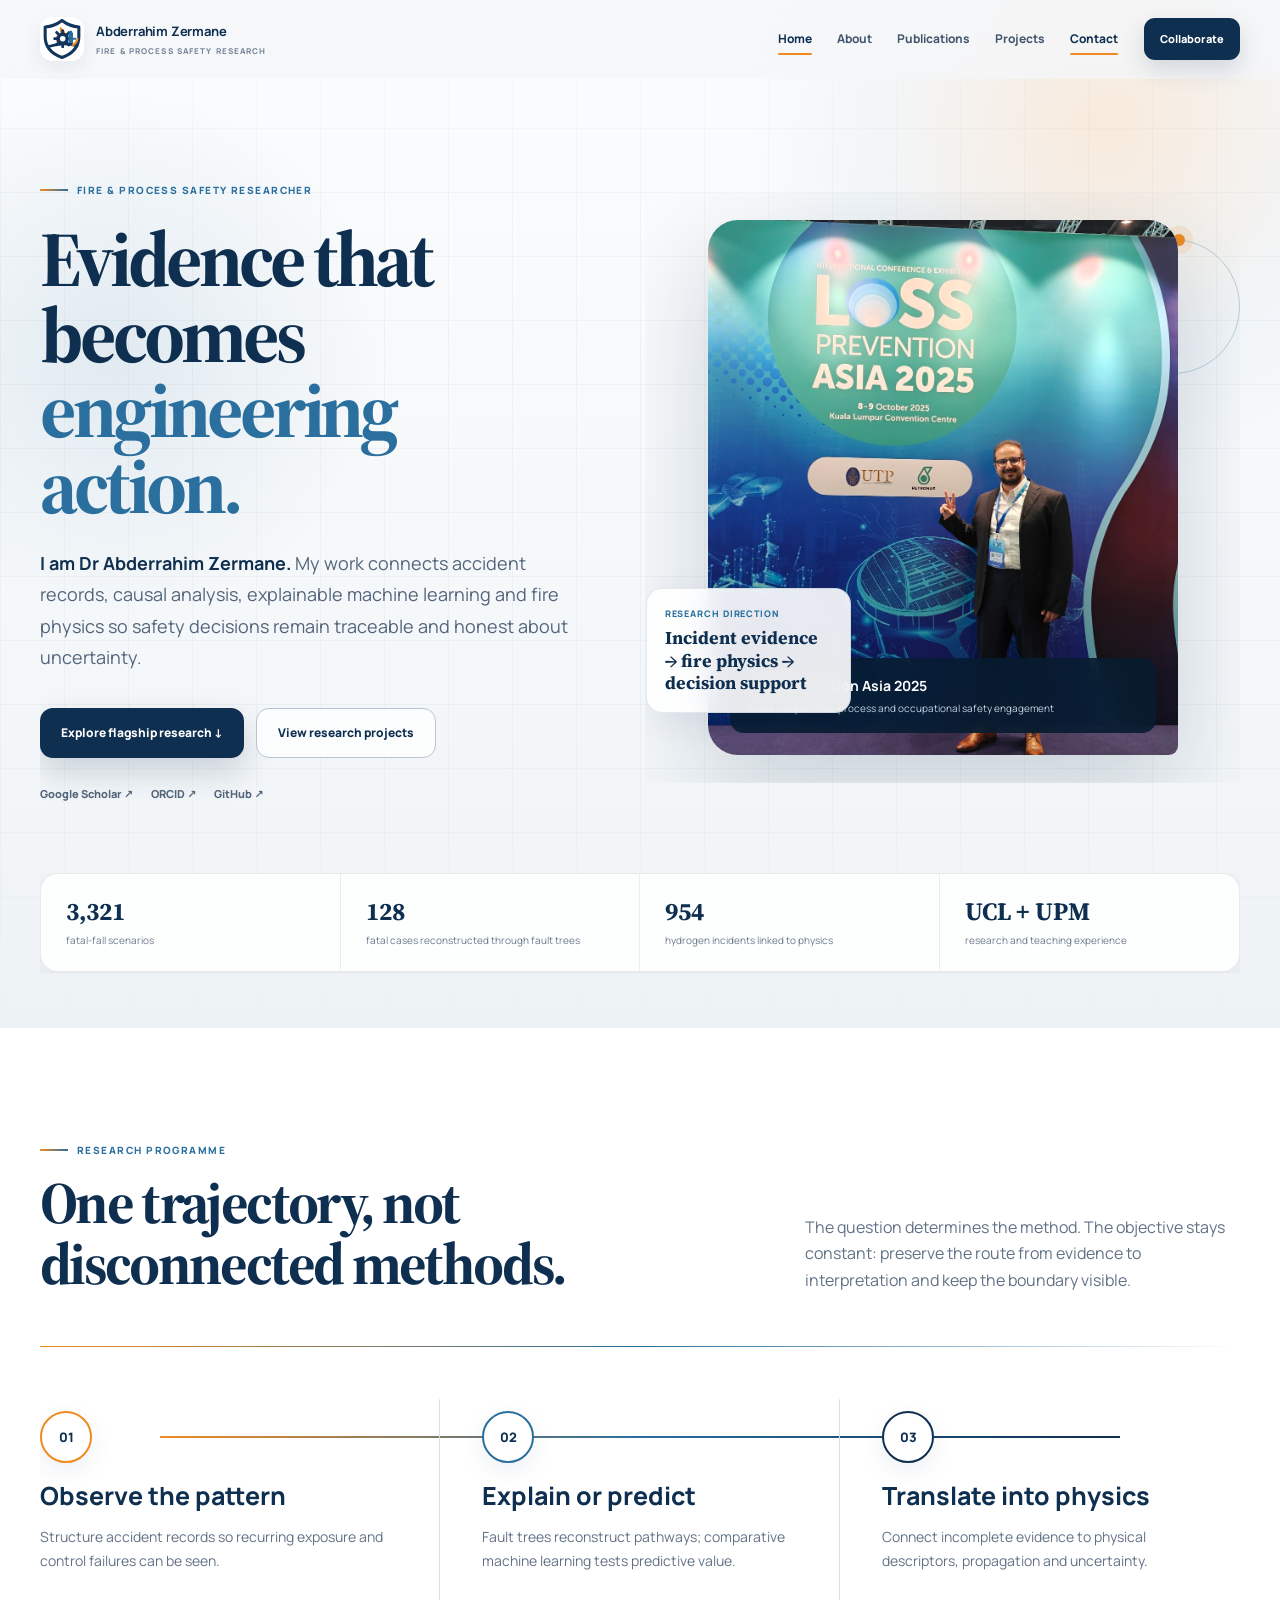
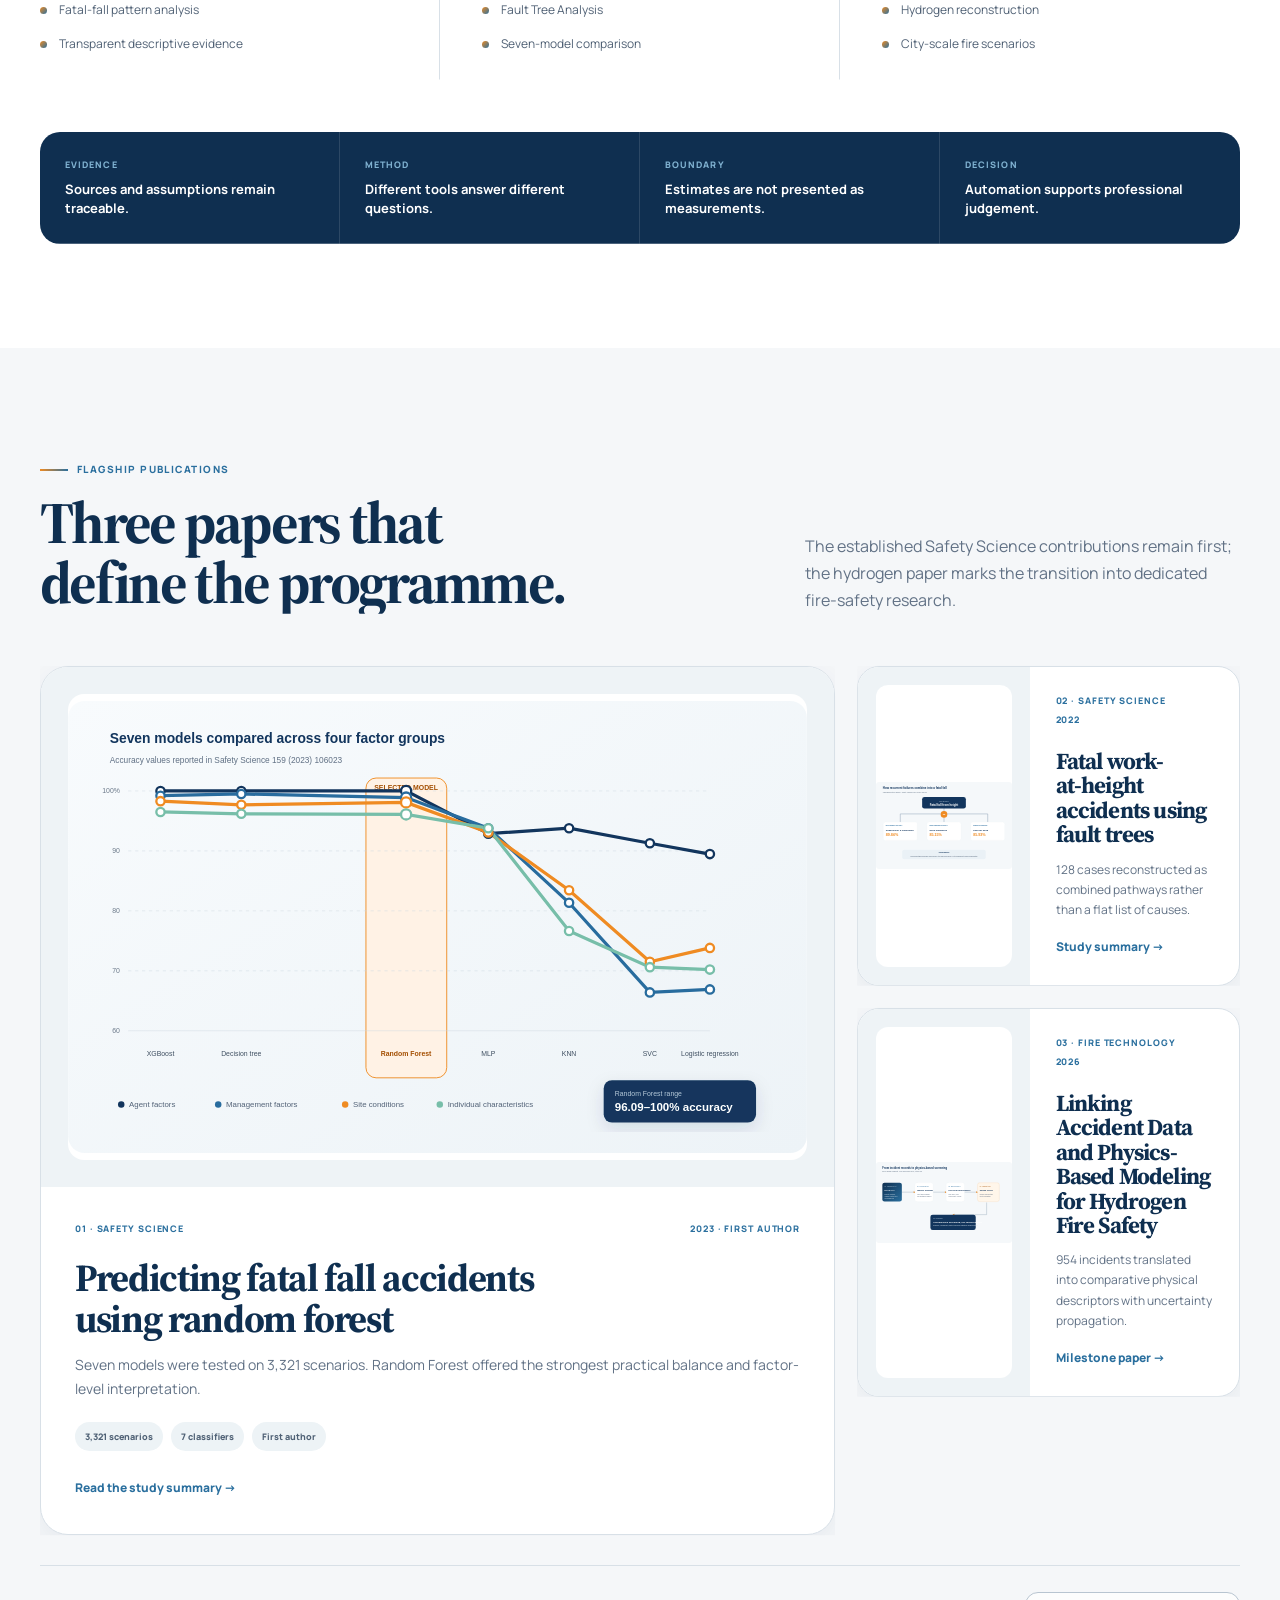
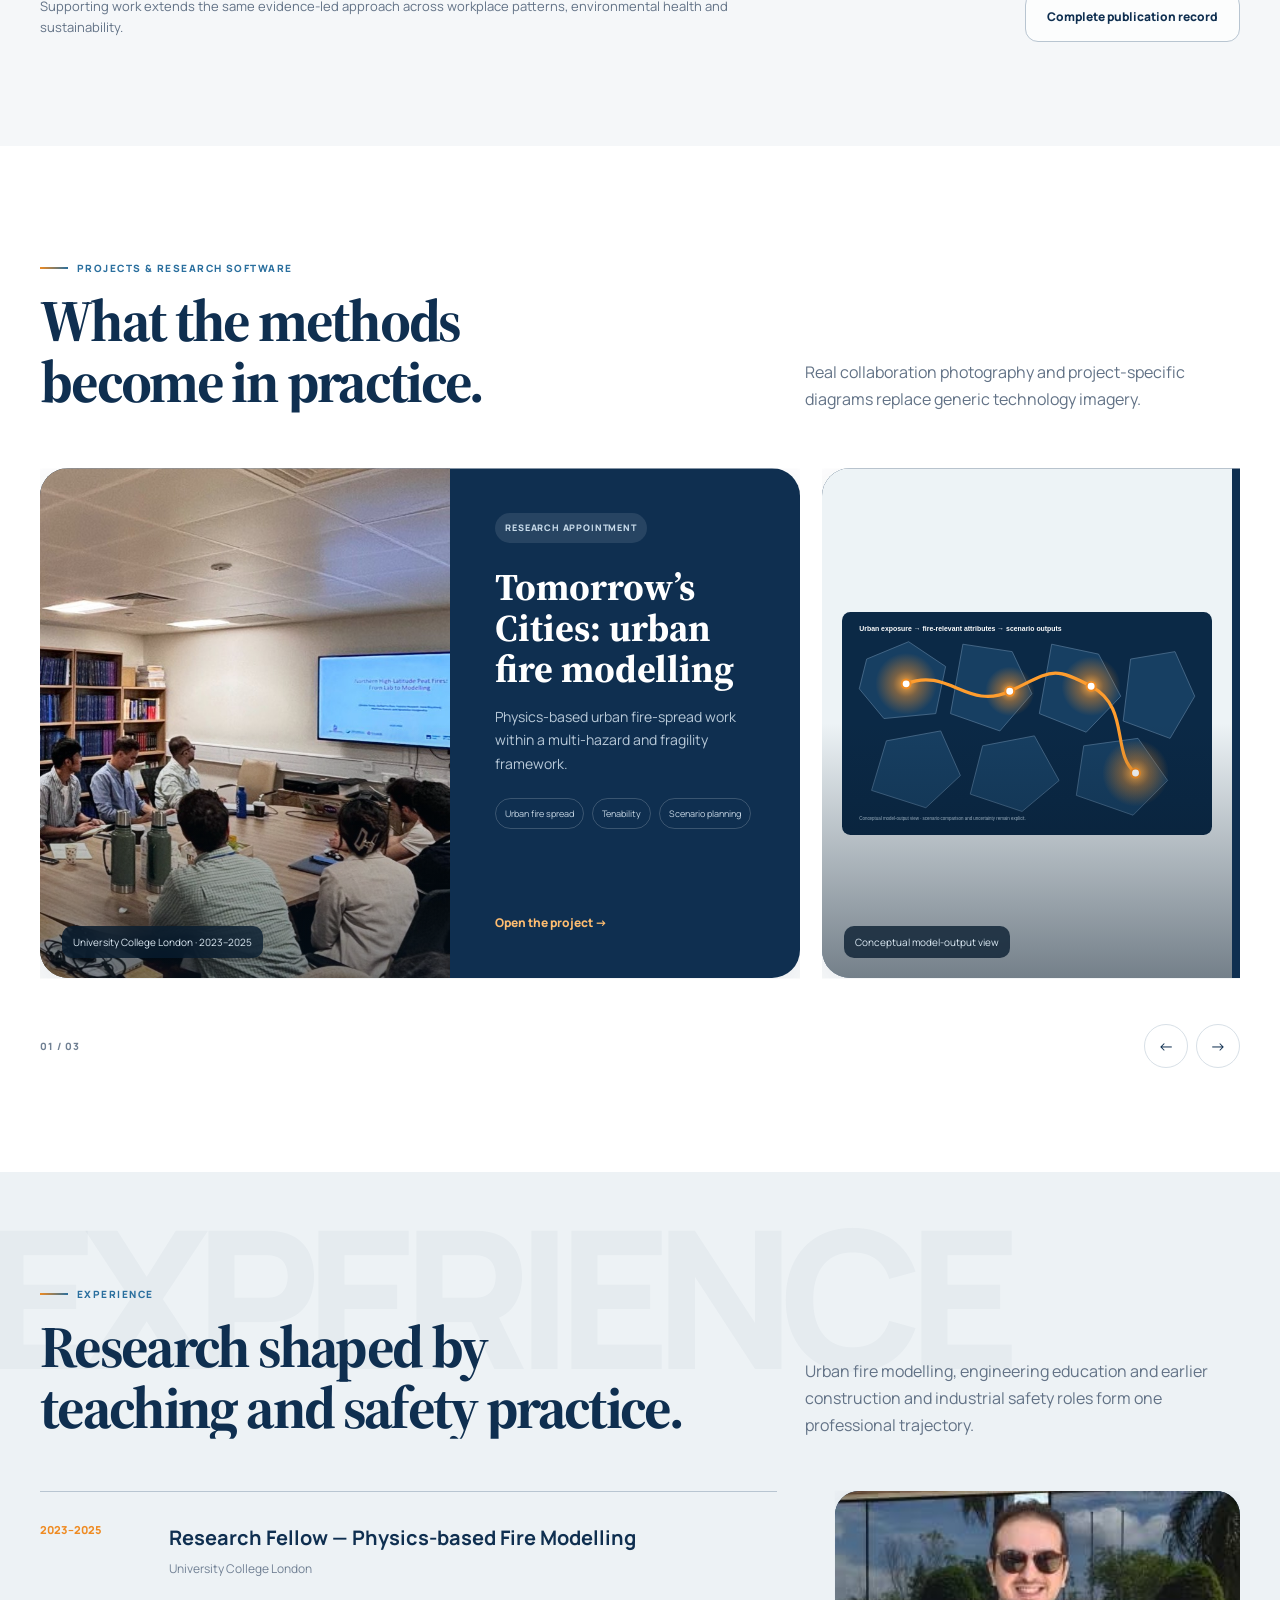
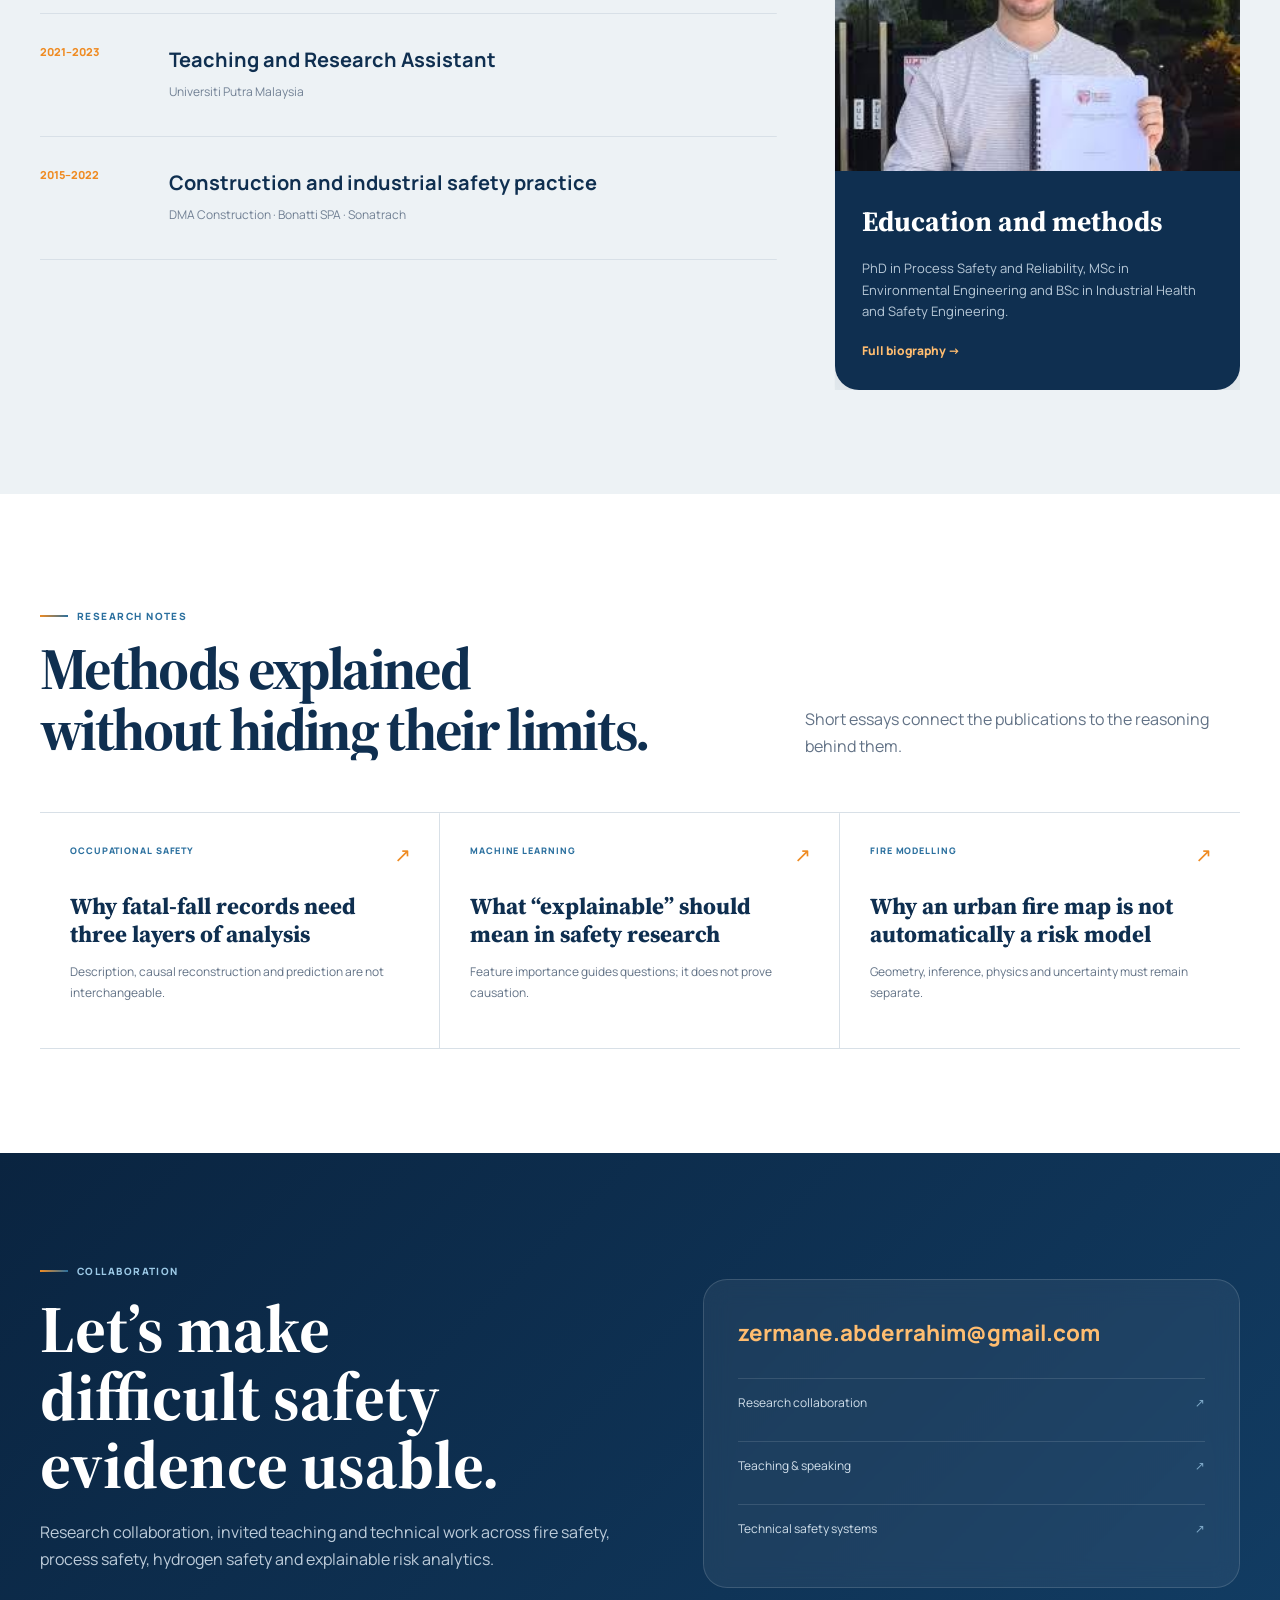
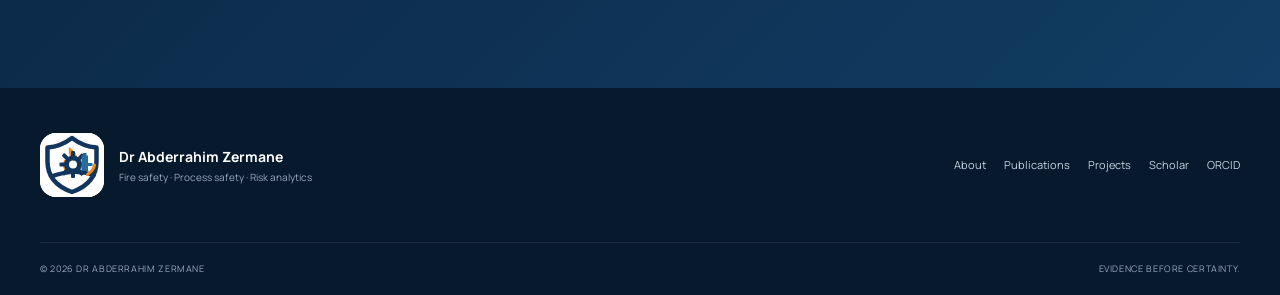
<file: index.html>
<!doctype html><html lang="en"><head><meta charset="utf-8"><meta name="viewport" content="width=device-width,initial-scale=1"><meta name="theme-color" content="#0f2f50"><meta name="robots" content="index,follow,max-image-preview:large,max-snippet:-1"><title>Dr Abderrahim Zermane | Fire &amp; Process Safety Researcher</title><meta name="description" content="Research portfolio of Dr Abderrahim Zermane: fatal-fall prevention, explainable machine learning, fault-tree analysis, hydrogen fire safety and urban fire modelling."><link rel="canonical" href="https://azermane.com/"><meta property="og:title" content="Dr Abderrahim Zermane | Fire &amp; Process Safety Researcher"><meta property="og:description" content="Research linking accident evidence, causal analysis, predictive models and fire physics."><meta property="og:image" content="https://azermane.com/assets/hero-loss-prevention-2025.jpg"><meta name="twitter:card" content="summary_large_image"><link rel="icon" href="/assets/brand-shield.svg"><link rel="apple-touch-icon" href="/assets/logo.png"><link rel="preconnect" href="https://fonts.googleapis.com"><link rel="preconnect" href="https://fonts.gstatic.com" crossorigin><link href="https://fonts.googleapis.com/css2?family=Manrope:wght@400;500;600;700;800&family=Source+Serif+4:opsz,wght@8..60,600;8..60,700;8..60,800&display=swap" rel="stylesheet"><link rel="stylesheet" href="/site-base.css"><link rel="stylesheet" href="/site-home.css"><link rel="stylesheet" href="/site-pages.css"><link rel="stylesheet" href="/site-responsive.css"><script type="application/ld+json">{"@context":"https://schema.org","@graph":[{"@type":"WebSite","url":"https://azermane.com/","name":"Dr Abderrahim Zermane"},{"@type":"ProfilePage","url":"https://azermane.com/","mainEntity":{"@id":"https://azermane.com/#person"}},{"@type":"Person","@id":"https://azermane.com/#person","name":"Abderrahim Zermane","honorificPrefix":"Dr","jobTitle":"Fire and Process Safety Researcher","url":"https://azermane.com/","image":"https://azermane.com/assets/hero-loss-prevention-2025.jpg","sameAs":["https://scholar.google.com/citations?user=9ZkzMtcAAAAJ&hl=en","https://orcid.org/0000-0001-5040-7704","https://github.com/AbderrahimZ1"]}]}</script></head><body><div class="scroll-progress" aria-hidden="true"></div><a class="skip-link" href="#main">Skip to content</a><header class="site-header"><div class="shell header-inner"><a class="brand" href="/" aria-label="Homepage"><img class="brand-icon" src="/assets/brand-shield.svg" alt=""><span class="brand-copy"><strong>Abderrahim Zermane</strong><span>Fire &amp; process safety research</span></span></a><button class="menu-button" type="button" aria-expanded="false" aria-controls="primary-nav"><span></span><span></span><span></span><span class="sr-only">Open navigation</span></button><nav class="nav" id="primary-nav" aria-label="Primary navigation"><a href="/">Home</a><a href="/about.html">About</a><a href="/publications.html">Publications</a><a href="/projects.html">Projects</a><a href="#contact">Contact</a></nav><a class="header-action" href="#contact">Collaborate</a></div></header><main id="main"><section class="hero"><div class="hero-gridline" aria-hidden="true"></div><div class="shell hero-layout"><div class="hero-copy reveal"><span class="eyebrow">Fire &amp; process safety researcher</span><h1 class="hero-title">Evidence that becomes <span>engineering action.</span></h1><p class="hero-lead"><strong>I am Dr Abderrahim Zermane.</strong> My work connects accident records, causal analysis, explainable machine learning and fire physics so safety decisions remain traceable and honest about uncertainty.</p><div class="hero-actions"><a class="button button-primary" href="#flagship">Explore flagship research ↓</a><a class="button button-secondary" href="/projects.html">View research projects</a></div><div class="profile-links"><a href="https://scholar.google.com/citations?user=9ZkzMtcAAAAJ&amp;hl=en" rel="me">Google Scholar ↗</a><a href="https://orcid.org/0000-0001-5040-7704" rel="me">ORCID ↗</a><a href="https://github.com/AbderrahimZ1" rel="me">GitHub ↗</a></div></div><div class="hero-media reveal" data-delay="100"><div class="hero-orbit" aria-hidden="true"></div><figure class="hero-photo"><img src="/assets/hero-loss-prevention-2025.jpg" alt="Dr Abderrahim Zermane at Loss Prevention Asia 2025" fetchpriority="high"><figcaption class="hero-caption"><strong>Loss Prevention Asia 2025</strong><span>Kuala Lumpur · fire, process and occupational safety engagement</span></figcaption></figure><aside class="hero-note"><span>Research direction</span><strong>Incident evidence → fire physics → decision support</strong></aside></div></div><div class="shell evidence-strip reveal"><div><strong data-count="3321">3,321</strong><span>fatal-fall scenarios</span></div><div><strong data-count="128">128</strong><span>fatal cases reconstructed through fault trees</span></div><div><strong data-count="954">954</strong><span>hydrogen incidents linked to physics</span></div><div><strong>UCL + UPM</strong><span>research and teaching experience</span></div></div></section><section class="section research-arc" id="research"><div class="shell"><div class="section-heading"><div><span class="eyebrow">Research programme</span><h2>One trajectory, not disconnected methods.</h2></div><p>The question determines the method. The objective stays constant: preserve the route from evidence to interpretation and keep the boundary visible.</p></div><div class="section-rule"></div><div class="arc-grid"><article class="arc-step"><span class="arc-index">01</span><h3>Observe the pattern</h3><p>Structure accident records so recurring exposure and control failures can be seen.</p><ul><li>Fatal-fall pattern analysis</li><li>Transparent descriptive evidence</li></ul></article><article class="arc-step"><span class="arc-index">02</span><h3>Explain or predict</h3><p>Fault trees reconstruct pathways; comparative machine learning tests predictive value.</p><ul><li>Fault Tree Analysis</li><li>Seven-model comparison</li></ul></article><article class="arc-step"><span class="arc-index">03</span><h3>Translate into physics</h3><p>Connect incomplete evidence to physical descriptors, propagation and uncertainty.</p><ul><li>Hydrogen reconstruction</li><li>City-scale fire scenarios</li></ul></article></div><div class="method-band"><div><span>Evidence</span><strong>Sources and assumptions remain traceable.</strong></div><div><span>Method</span><strong>Different tools answer different questions.</strong></div><div><span>Boundary</span><strong>Estimates are not presented as measurements.</strong></div><div><span>Decision</span><strong>Automation supports professional judgement.</strong></div></div></div></section><section class="section flagship" id="flagship"><div class="shell"><div class="section-heading"><div><span class="eyebrow">Flagship publications</span><h2>Three papers that define the programme.</h2></div><p>The established Safety Science contributions remain first; the hydrogen paper marks the transition into dedicated fire-safety research.</p></div><div class="flagship-layout"><article class="paper-feature"><div class="figure-wrap"><img src="/assets/figure-random-forest.svg" alt="Accuracy comparison across seven machine-learning models"></div><div class="paper-body"><div class="paper-kicker"><span>01 · Safety Science</span><span>2023 · first author</span></div><h3>Predicting fatal fall accidents using random forest</h3><p class="paper-summary">Seven models were tested on 3,321 scenarios. Random Forest offered the strongest practical balance and factor-level interpretation.</p><div class="paper-facts"><span>3,321 scenarios</span><span>7 classifiers</span><span>First author</span></div><a class="text-link" href="/paper-random-forest.html">Read the study summary →</a></div></article><div class="paper-stack"><article class="paper-compact"><div class="figure-wrap"><img src="/assets/figure-fault-tree.svg" alt="Fault-tree pathways for fatal work-at-height accidents"></div><div class="paper-body"><div class="paper-kicker"><span>02 · Safety Science</span><span>2022</span></div><h3>Fatal work-at-height accidents using fault trees</h3><p class="paper-summary">128 cases reconstructed as combined pathways rather than a flat list of causes.</p><a class="text-link" href="/paper-fault-tree.html">Study summary →</a></div></article><article class="paper-compact"><div class="figure-wrap"><img src="/assets/figure-hydrogen.svg" alt="Hydrogen incident data to physics workflow"></div><div class="paper-body"><div class="paper-kicker"><span>03 · Fire Technology</span><span>2026</span></div><h3>Linking Accident Data and Physics-Based Modeling for Hydrogen Fire Safety</h3><p class="paper-summary">954 incidents translated into comparative physical descriptors with uncertainty propagation.</p><a class="text-link" href="/paper-hydrogen-fire-safety.html">Milestone paper →</a></div></article></div></div><div class="flagship-footer"><p>Supporting work extends the same evidence-led approach across workplace patterns, environmental health and sustainability.</p><a class="button button-secondary" href="/publications.html">Complete publication record</a></div></div></section><section class="section projects-home" id="projects"><div class="shell"><div class="section-heading"><div><span class="eyebrow">Projects &amp; research software</span><h2>What the methods become in practice.</h2></div><p>Real collaboration photography and project-specific diagrams replace generic technology imagery.</p></div><div class="project-rail-shell"><div class="project-rail" data-project-rail><article class="project-slide"><div class="project-visual"><img src="/assets/ucl-research-meeting.jpg" alt="Research discussion at University College London"><span class="visual-label">University College London · 2023–2025</span></div><div class="project-copy"><span class="status">Research appointment</span><h3>Tomorrow’s Cities: urban fire modelling</h3><p>Physics-based urban fire-spread work within a multi-hazard and fragility framework.</p><div class="project-tags"><span>Urban fire spread</span><span>Tenability</span><span>Scenario planning</span></div><a class="text-link" href="/projects.html#tomorrows-cities">Open the project →</a></div></article><article class="project-slide"><div class="project-visual"><img class="diagram" src="/assets/project-urban-fire.svg" alt="Urban fire scenario model output"><span class="visual-label">Conceptual model-output view</span></div><div class="project-copy"><span class="status">Research alpha</span><h3>Open Urban Fire Framework</h3><p>A reproducible exposure-to-fire workflow with reduced physics, verification templates and uncertainty-aware outputs.</p><a class="text-link" href="/projects.html#open-urban-fire">Open the framework →</a></div></article><article class="project-slide"><div class="project-visual"><img class="diagram" src="/assets/project-seed-eia.svg" alt="SEED EIA evidence-led review interface"><span class="visual-label">Workflow based on the working interface</span></div><div class="project-copy"><span class="status">Private working prototype</span><h3>SEED EIA</h3><p>158 review findings with source pages, maps, confidence, officer correction and audit history connected.</p><a class="text-link" href="/projects.html#seed-eia">Open the project →</a></div></article></div><div class="rail-controls"><span class="rail-status" data-rail-status>01 / 03</span><div class="rail-buttons"><button class="rail-button" data-rail-prev aria-label="Previous project">←</button><button class="rail-button" data-rail-next aria-label="Next project">→</button></div></div></div></div></section><section class="section experience-home" id="experience"><div class="shell"><div class="section-heading"><div><span class="eyebrow">Experience</span><h2>Research shaped by teaching and safety practice.</h2></div><p>Urban fire modelling, engineering education and earlier construction and industrial safety roles form one professional trajectory.</p></div><div class="experience-flow"><div class="timeline"><article><time>2023–2025</time><div><h3>Research Fellow — Physics-based Fire Modelling</h3><p>University College London</p></div></article><article><time>2021–2023</time><div><h3>Teaching and Research Assistant</h3><p>Universiti Putra Malaysia</p></div></article><article><time>2015–2022</time><div><h3>Construction and industrial safety practice</h3><p>DMA Construction · Bonatti SPA · Sonatrach</p></div></article></div><aside class="journey-panel"><img src="/assets/phd-thesis.jpg" alt="Dr Abderrahim Zermane holding his doctoral thesis"><div><h3>Education and methods</h3><p>PhD in Process Safety and Reliability, MSc in Environmental Engineering and BSc in Industrial Health and Safety Engineering.</p><a class="text-link" href="/about.html" style="color:#ffbd70">Full biography →</a></div></aside></div></div></section><section class="section white"><div class="shell"><div class="section-heading"><div><span class="eyebrow">Research notes</span><h2>Methods explained without hiding their limits.</h2></div><p>Short essays connect the publications to the reasoning behind them.</p></div><div class="insight-row"><a class="insight-link" href="/insights/fatal-falls-malaysia.html"><span>Occupational safety</span><h3>Why fatal-fall records need three layers of analysis</h3><p>Description, causal reconstruction and prediction are not interchangeable.</p></a><a class="insight-link" href="/insights/explainable-ml-safety.html"><span>Machine learning</span><h3>What “explainable” should mean in safety research</h3><p>Feature importance guides questions; it does not prove causation.</p></a><a class="insight-link" href="/insights/urban-fire-modelling.html"><span>Fire modelling</span><h3>Why an urban fire map is not automatically a risk model</h3><p>Geometry, inference, physics and uncertainty must remain separate.</p></a></div></div></section><section class="contact" id="contact"><div class="shell contact-grid"><div><span class="eyebrow" style="color:#9cc9e6">Collaboration</span><h2>Let’s make difficult safety evidence usable.</h2><p>Research collaboration, invited teaching and technical work across fire safety, process safety, hydrogen safety and explainable risk analytics.</p></div><div class="contact-panel"><a class="contact-email" href="mailto:zermane.abderrahim@gmail.com?subject=Research%20collaboration">zermane.abderrahim@gmail.com</a><div class="contact-options"><a href="mailto:zermane.abderrahim@gmail.com?subject=Research%20collaboration">Research collaboration <span>↗</span></a><a href="mailto:zermane.abderrahim@gmail.com?subject=Invited%20teaching">Teaching &amp; speaking <span>↗</span></a><a href="mailto:zermane.abderrahim@gmail.com?subject=Technical%20safety%20systems">Technical safety systems <span>↗</span></a></div></div></div></section></main><footer class="site-footer"><div class="shell footer-main"><div class="footer-brand"><img src="/assets/brand-shield.svg" alt=""><div><strong>Dr Abderrahim Zermane</strong><span>Fire safety · Process safety · Risk analytics</span></div></div><nav class="footer-links"><a href="/about.html">About</a><a href="/publications.html">Publications</a><a href="/projects.html">Projects</a><a href="https://scholar.google.com/citations?user=9ZkzMtcAAAAJ&amp;hl=en">Scholar</a><a href="https://orcid.org/0000-0001-5040-7704">ORCID</a></nav></div><div class="shell footer-bottom"><span>© <span data-year></span> Dr Abderrahim Zermane</span><span>Evidence before certainty.</span></div></footer><button class="back-top" type="button" aria-label="Back to top">↑</button><script src="/site.js"></script></body></html>
</file>
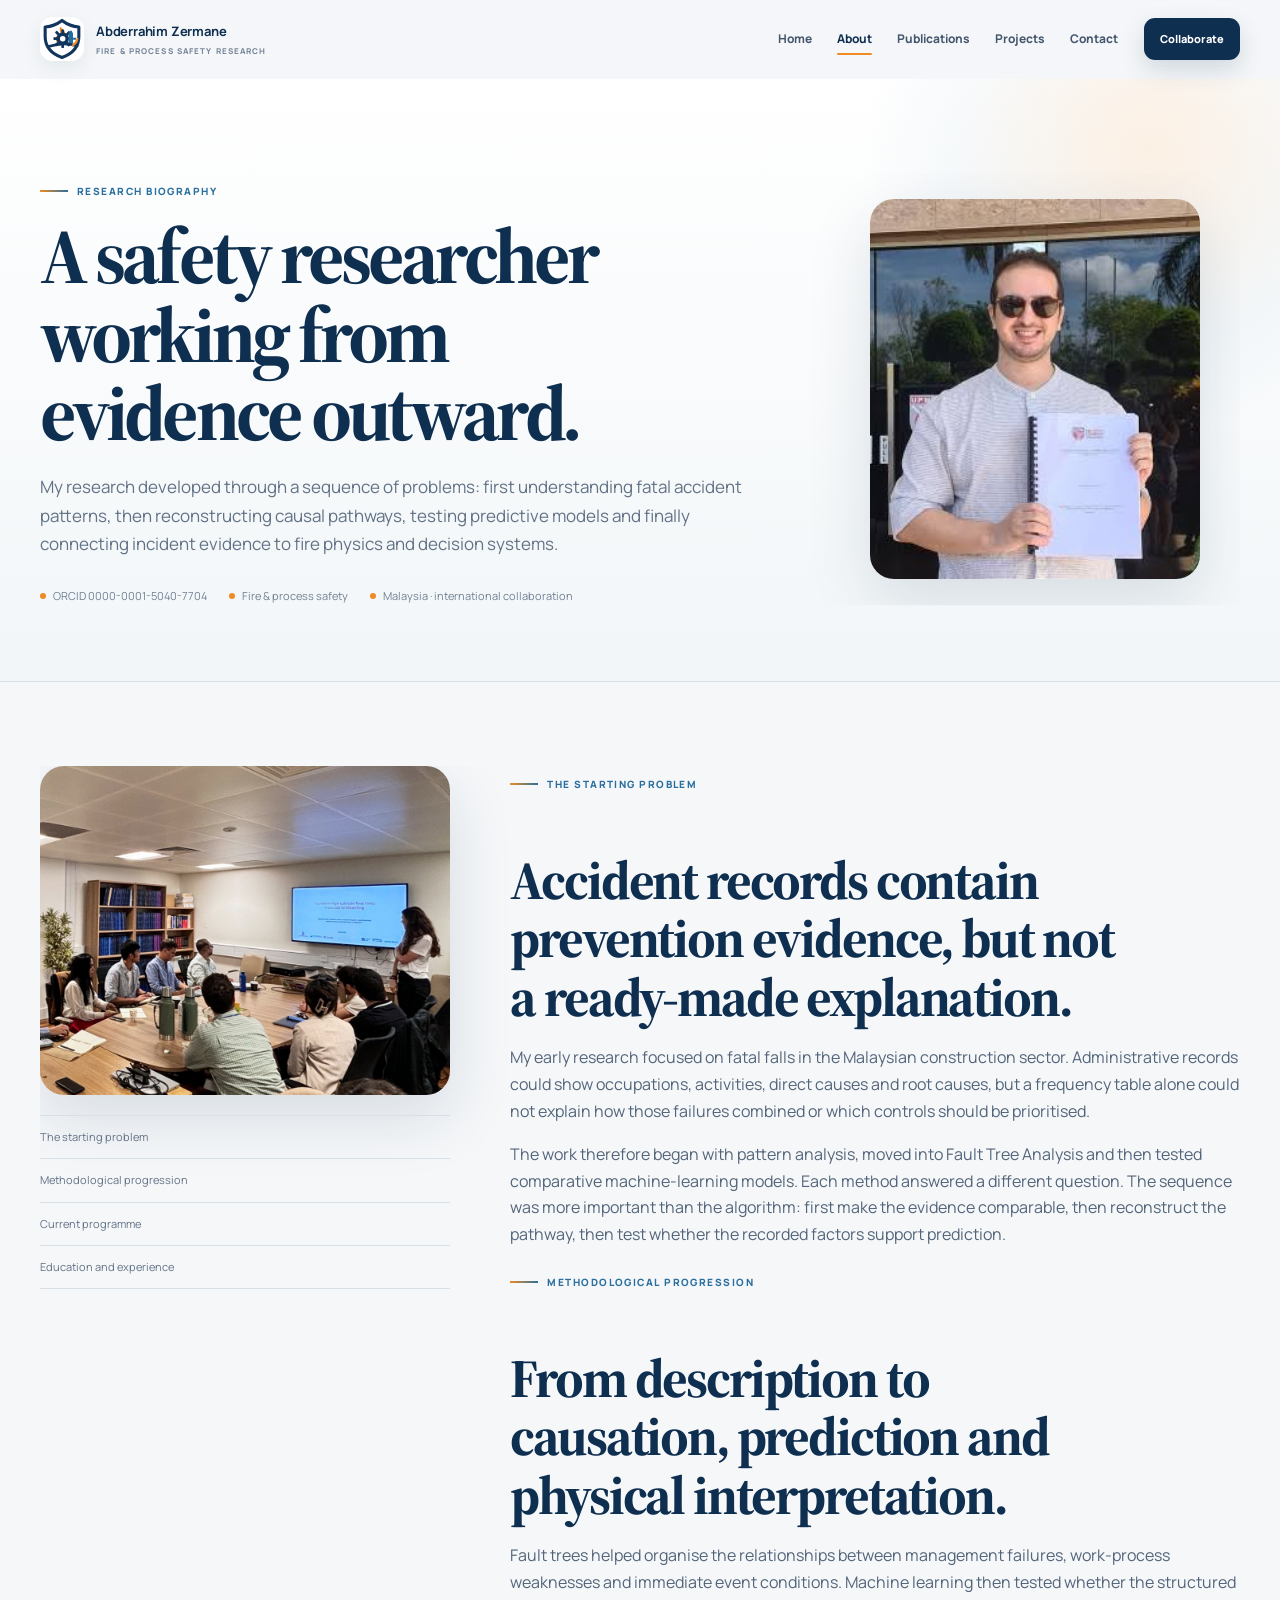
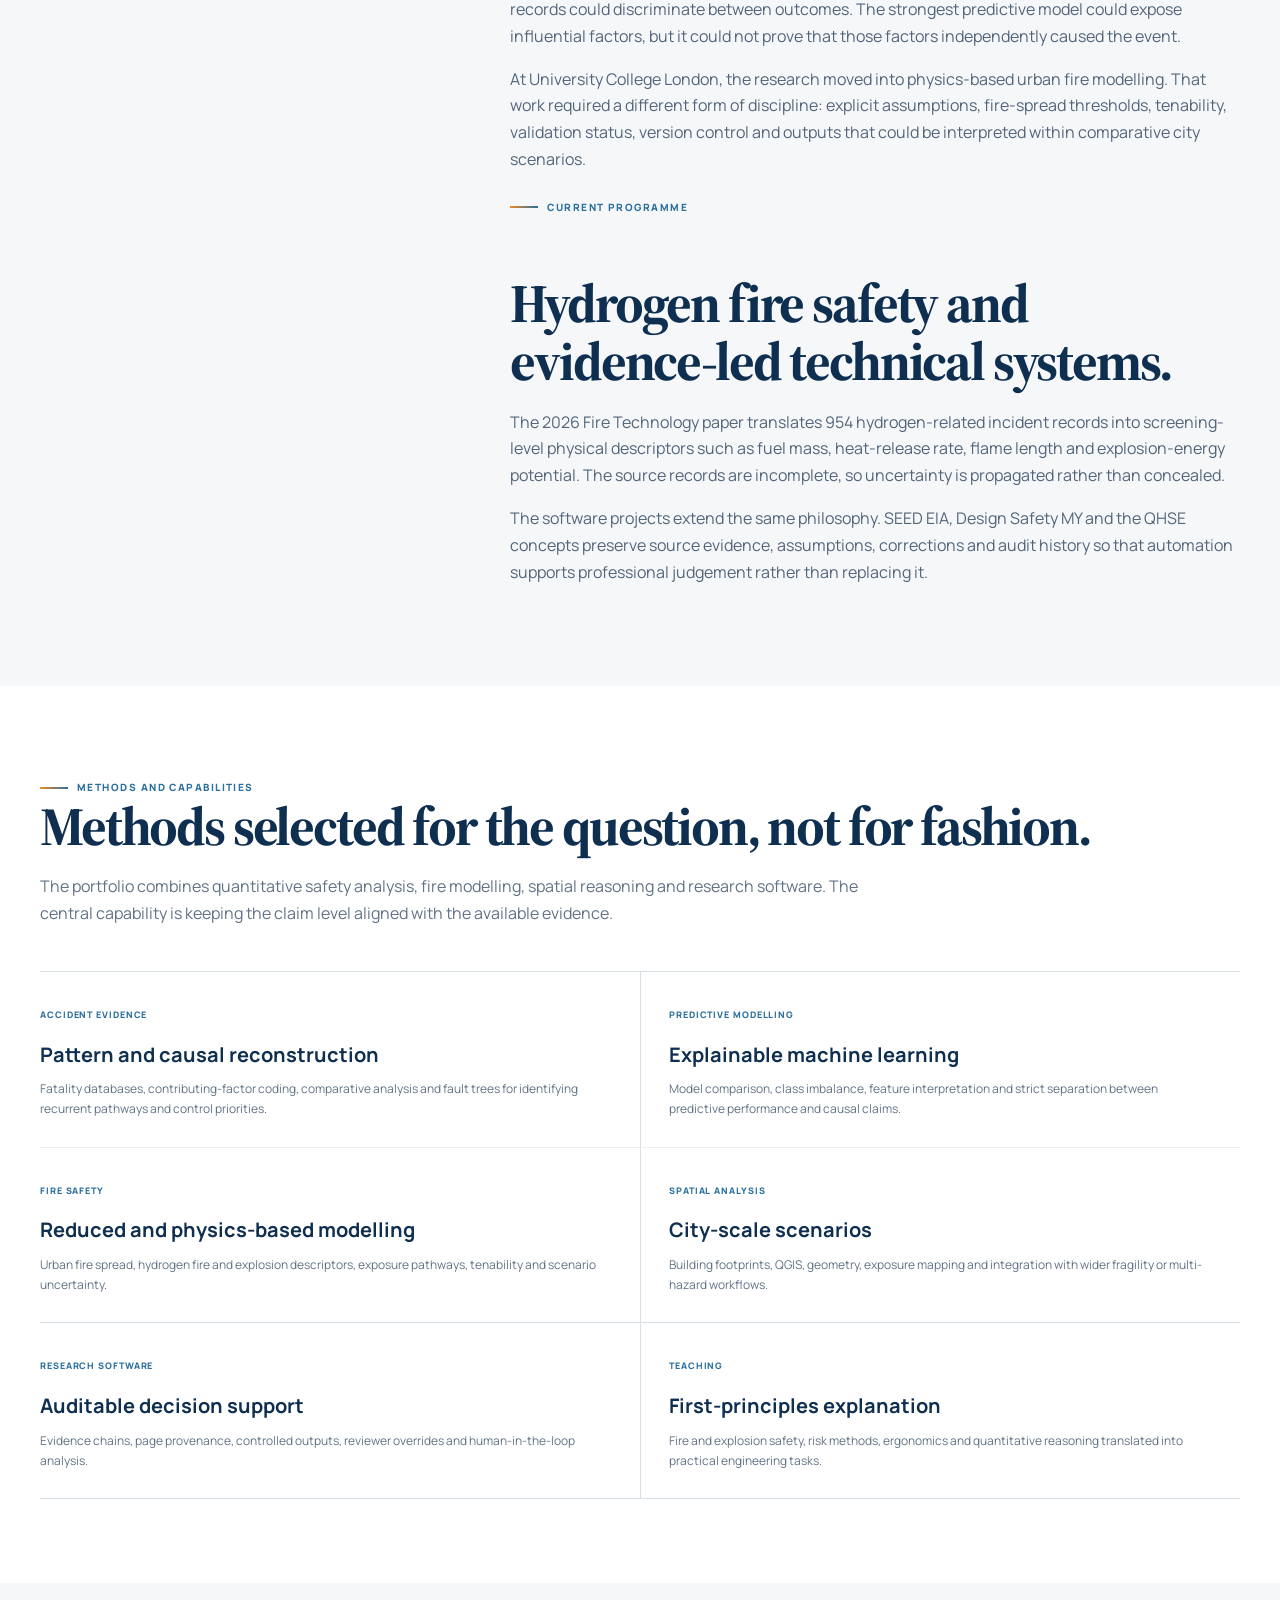
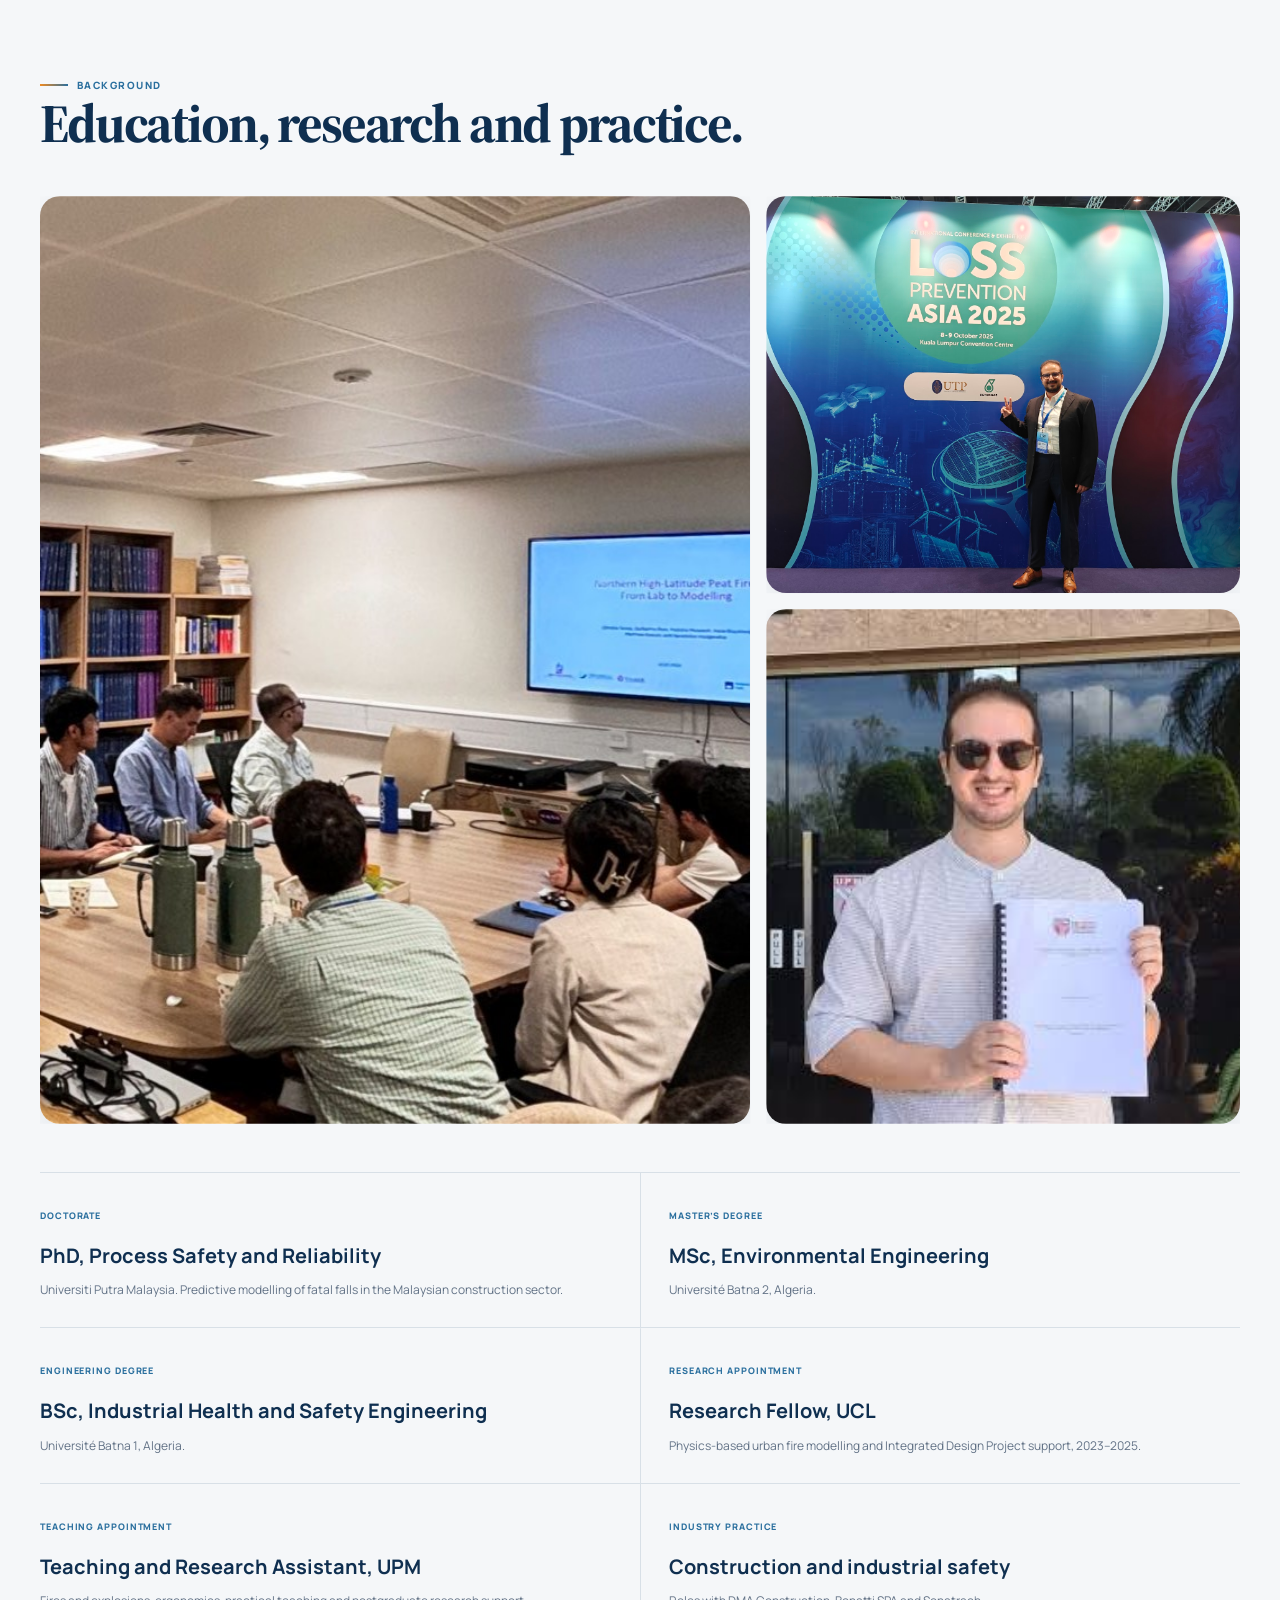
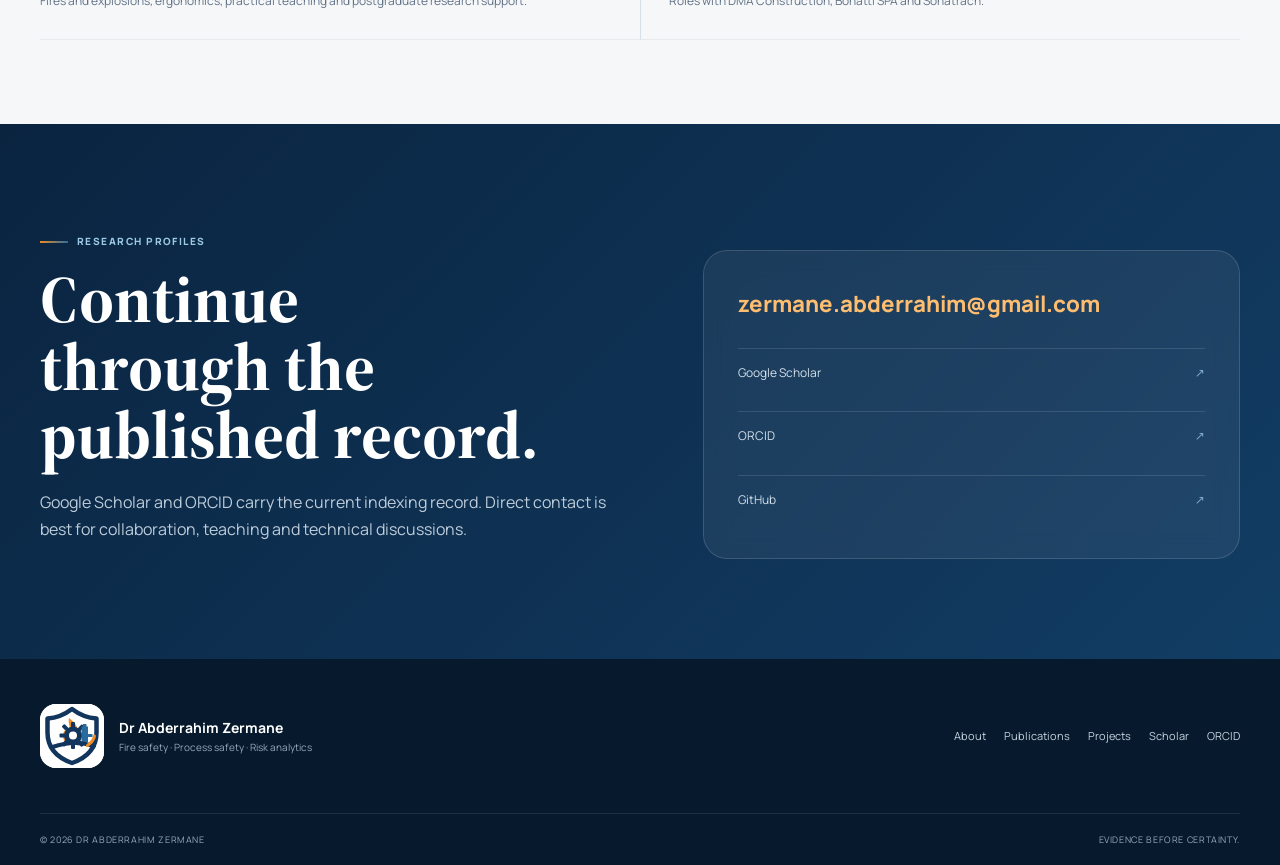
<file: about.html>
<!doctype html><html lang="en"><head>
<meta charset="utf-8"><meta name="viewport" content="width=device-width,initial-scale=1">
<meta name="theme-color" content="#0f2f50"><meta name="robots" content="index,follow,max-image-preview:large,max-snippet:-1,max-video-preview:-1">
<title>About Dr Abderrahim Zermane | Research Biography</title><meta name="description" content="Research biography of Dr Abderrahim Zermane, connecting occupational accident evidence, explainable machine learning, urban fire modelling, hydrogen fire safety and auditable decision systems."><meta name="author" content="Dr Abderrahim Zermane">
<link rel="canonical" href="https://azermane.com/about.html"><meta property="og:type" content="website"><meta property="og:title" content="About Dr Abderrahim Zermane | Research Biography"><meta property="og:description" content="Research biography of Dr Abderrahim Zermane, connecting occupational accident evidence, explainable machine learning, urban fire modelling, hydrogen fire safety and auditable decision systems."><meta property="og:url" content="https://azermane.com/about.html"><meta property="og:image" content="https://azermane.com/assets/phd-thesis.jpg"><meta property="og:image:alt" content="Research portfolio of Dr Abderrahim Zermane"><meta name="twitter:card" content="summary_large_image">
<link rel="icon" type="image/svg+xml" href="/assets/brand-shield.svg?v=20260731"><link rel="apple-touch-icon" href="/assets/logo.png?v=20260731">
<link rel="preconnect" href="https://fonts.googleapis.com"><link rel="preconnect" href="https://fonts.gstatic.com" crossorigin><link href="https://fonts.googleapis.com/css2?family=Manrope:wght@400;500;600;700;800&family=Source+Serif+4:opsz,wght@8..60,600;8..60,700;8..60,800&display=swap" rel="stylesheet">
<link rel="stylesheet" href="/site-base.css"><link rel="stylesheet" href="/site-home.css"><link rel="stylesheet" href="/site-pages.css"><link rel="stylesheet" href="/site-responsive.css"><script type="application/ld+json">{"@context":"https://schema.org","@type":"ProfilePage","url":"https://azermane.com/about.html","name":"About Dr Abderrahim Zermane","mainEntity":{"@id":"https://azermane.com/#person"}}</script></head><body><div class="scroll-progress" aria-hidden="true"></div><a class="skip-link" href="#main">Skip to content</a>
<header class="site-header"><div class="shell header-inner">
<a class="brand" href="/" aria-label="Dr Abderrahim Zermane homepage"><img class="brand-icon" src="/assets/brand-shield.svg" alt=""><span class="brand-copy"><strong>Abderrahim Zermane</strong><span>Fire &amp; process safety research</span></span></a>
<button class="menu-button" type="button" aria-expanded="false" aria-controls="primary-nav"><span></span><span></span><span></span><span class="sr-only">Open navigation</span></button><nav class="nav" id="primary-nav" aria-label="Primary navigation">
<a href="/">Home</a><a href="/about.html">About</a><a href="/publications.html">Publications</a><a href="/projects.html">Projects</a><a href="/#contact">Contact</a>
</nav><a class="header-action" href="/#contact">Collaborate</a>
</div></header><main id="main" class="page-main"><section class="page-hero"><div class="shell page-hero-grid"><div><span class="eyebrow">Research biography</span><h1>A safety researcher working from evidence outward.</h1><p>My research developed through a sequence of problems: first understanding fatal accident patterns, then reconstructing causal pathways, testing predictive models and finally connecting incident evidence to fire physics and decision systems.</p><div class="page-meta"><span>ORCID 0000-0001-5040-7704</span><span>Fire &amp; process safety</span><span>Malaysia · international collaboration</span></div></div><figure class="page-hero-media"><img src="/assets/phd-thesis.jpg" alt="Dr Abderrahim Zermane holding his doctoral thesis"></figure></div></section>
<section class="content-section"><div class="shell editorial-split"><aside class="sticky-aside"><img src="/assets/ucl-research-meeting.jpg" alt="Research discussion at University College London"><nav aria-label="On this page"><a href="#beginning">The starting problem</a><a href="#progression">Methodological progression</a><a href="#current">Current programme</a><a href="#background">Education and experience</a></nav></aside><div class="prose"><span class="eyebrow" id="beginning">The starting problem</span><h2>Accident records contain prevention evidence, but not a ready-made explanation.</h2><p>My early research focused on fatal falls in the Malaysian construction sector. Administrative records could show occupations, activities, direct causes and root causes, but a frequency table alone could not explain how those failures combined or which controls should be prioritised.</p><p>The work therefore began with pattern analysis, moved into Fault Tree Analysis and then tested comparative machine-learning models. Each method answered a different question. The sequence was more important than the algorithm: first make the evidence comparable, then reconstruct the pathway, then test whether the recorded factors support prediction.</p><span class="eyebrow" id="progression">Methodological progression</span><h2>From description to causation, prediction and physical interpretation.</h2><p>Fault trees helped organise the relationships between management failures, work-process weaknesses and immediate event conditions. Machine learning then tested whether the structured records could discriminate between outcomes. The strongest predictive model could expose influential factors, but it could not prove that those factors independently caused the event.</p><p>At University College London, the research moved into physics-based urban fire modelling. That work required a different form of discipline: explicit assumptions, fire-spread thresholds, tenability, validation status, version control and outputs that could be interpreted within comparative city scenarios.</p><span class="eyebrow" id="current">Current programme</span><h2>Hydrogen fire safety and evidence-led technical systems.</h2><p>The 2026 Fire Technology paper translates 954 hydrogen-related incident records into screening-level physical descriptors such as fuel mass, heat-release rate, flame length and explosion-energy potential. The source records are incomplete, so uncertainty is propagated rather than concealed.</p><p>The software projects extend the same philosophy. SEED EIA, Design Safety MY and the QHSE concepts preserve source evidence, assumptions, corrections and audit history so that automation supports professional judgement rather than replacing it.</p></div></div></section>
<section class="content-section white"><div class="shell"><span class="eyebrow">Methods and capabilities</span><h2>Methods selected for the question, not for fashion.</h2><p class="intro">The portfolio combines quantitative safety analysis, fire modelling, spatial reasoning and research software. The central capability is keeping the claim level aligned with the available evidence.</p><div class="capability-list"><article class="capability"><span>Accident evidence</span><h3>Pattern and causal reconstruction</h3><p>Fatality databases, contributing-factor coding, comparative analysis and fault trees for identifying recurrent pathways and control priorities.</p></article><article class="capability"><span>Predictive modelling</span><h3>Explainable machine learning</h3><p>Model comparison, class imbalance, feature interpretation and strict separation between predictive performance and causal claims.</p></article><article class="capability"><span>Fire safety</span><h3>Reduced and physics-based modelling</h3><p>Urban fire spread, hydrogen fire and explosion descriptors, exposure pathways, tenability and scenario uncertainty.</p></article><article class="capability"><span>Spatial analysis</span><h3>City-scale scenarios</h3><p>Building footprints, QGIS, geometry, exposure mapping and integration with wider fragility or multi-hazard workflows.</p></article><article class="capability"><span>Research software</span><h3>Auditable decision support</h3><p>Evidence chains, page provenance, controlled outputs, reviewer overrides and human-in-the-loop analysis.</p></article><article class="capability"><span>Teaching</span><h3>First-principles explanation</h3><p>Fire and explosion safety, risk methods, ergonomics and quantitative reasoning translated into practical engineering tasks.</p></article></div></div></section>
<section class="content-section" id="background"><div class="shell"><span class="eyebrow">Background</span><h2>Education, research and practice.</h2><div class="photo-mosaic"><figure><img src="/assets/ucl-research-meeting.jpg" alt="Research discussion at University College London"><figcaption>Research collaboration during the urban fire-modelling programme.</figcaption></figure><figure><img src="/assets/hero-loss-prevention-2025.jpg" alt="Dr Abderrahim Zermane at Loss Prevention Asia 2025"><figcaption>Loss Prevention Asia 2025.</figcaption></figure><figure><img src="/assets/phd-thesis.jpg" alt="Dr Abderrahim Zermane holding his doctoral thesis"><figcaption>PhD milestone in Process Safety and Reliability.</figcaption></figure></div><div class="capability-list" style="margin-top:48px"><article class="capability"><span>Doctorate</span><h3>PhD, Process Safety and Reliability</h3><p>Universiti Putra Malaysia. Predictive modelling of fatal falls in the Malaysian construction sector.</p></article><article class="capability"><span>Master’s degree</span><h3>MSc, Environmental Engineering</h3><p>Université Batna 2, Algeria.</p></article><article class="capability"><span>Engineering degree</span><h3>BSc, Industrial Health and Safety Engineering</h3><p>Université Batna 1, Algeria.</p></article><article class="capability"><span>Research appointment</span><h3>Research Fellow, UCL</h3><p>Physics-based urban fire modelling and Integrated Design Project support, 2023–2025.</p></article><article class="capability"><span>Teaching appointment</span><h3>Teaching and Research Assistant, UPM</h3><p>Fires and explosions, ergonomics, practical teaching and postgraduate research support.</p></article><article class="capability"><span>Industry practice</span><h3>Construction and industrial safety</h3><p>Roles with DMA Construction, Bonatti SPA and Sonatrach.</p></article></div></div></section>
<section class="contact"><div class="shell contact-grid"><div><span class="eyebrow" style="color:#9cc9e6">Research profiles</span><h2>Continue through the published record.</h2><p>Google Scholar and ORCID carry the current indexing record. Direct contact is best for collaboration, teaching and technical discussions.</p></div><div class="contact-panel"><a class="contact-email" href="mailto:zermane.abderrahim@gmail.com">zermane.abderrahim@gmail.com</a><div class="contact-options"><a href="https://scholar.google.com/citations?user=9ZkzMtcAAAAJ&amp;hl=en">Google Scholar <span>↗</span></a><a href="https://orcid.org/0000-0001-5040-7704">ORCID <span>↗</span></a><a href="https://github.com/AbderrahimZ1">GitHub <span>↗</span></a></div></div></div></section></main><footer class="site-footer"><div class="shell footer-main"><div class="footer-brand"><img src="/assets/brand-shield.svg" alt=""><div><strong>Dr Abderrahim Zermane</strong><span>Fire safety · Process safety · Risk analytics</span></div></div><nav class="footer-links" aria-label="Footer navigation"><a href="/about.html">About</a><a href="/publications.html">Publications</a><a href="/projects.html">Projects</a><a href="https://scholar.google.com/citations?user=9ZkzMtcAAAAJ&amp;hl=en">Scholar</a><a href="https://orcid.org/0000-0001-5040-7704">ORCID</a></nav></div><div class="shell footer-bottom"><span>© <span data-year></span> Dr Abderrahim Zermane</span><span>Evidence before certainty.</span></div></footer><button class="back-top" type="button" aria-label="Back to top">↑</button><script src="/site.js"></script></body></html>
</file>
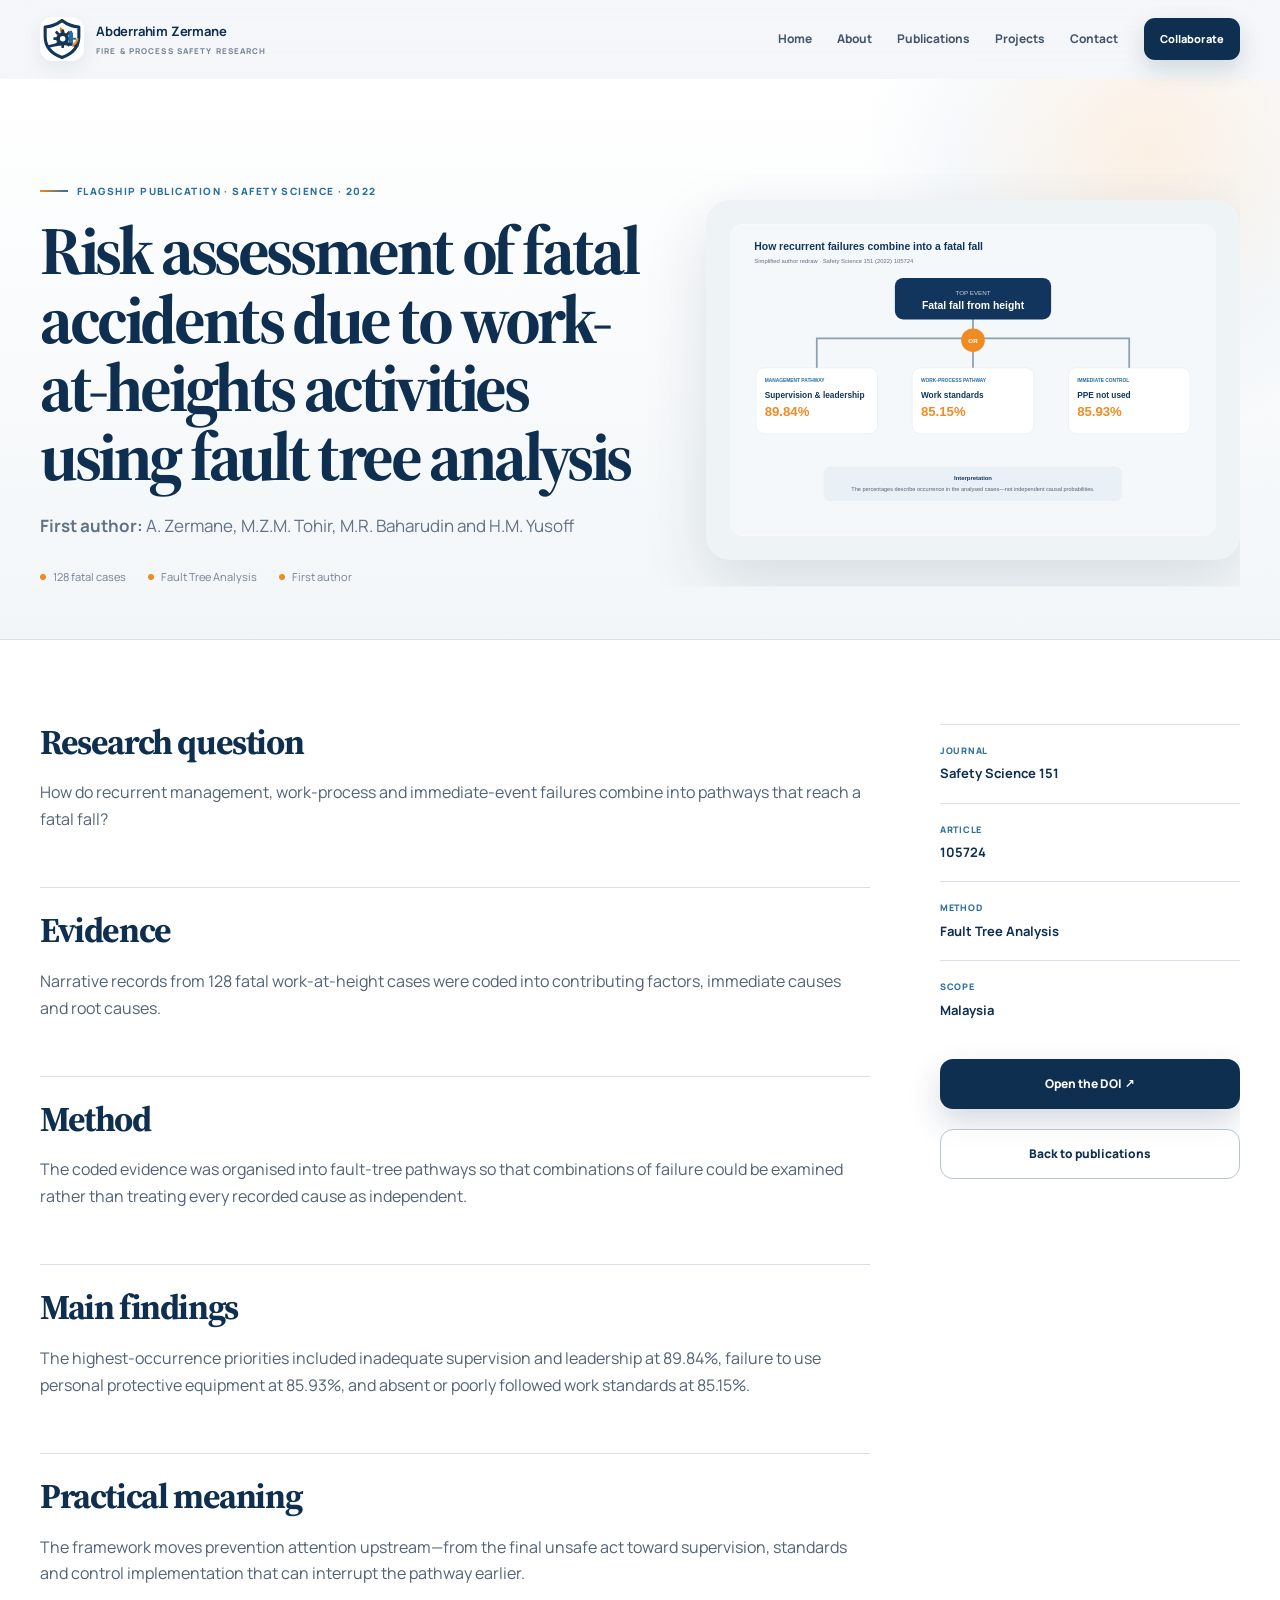
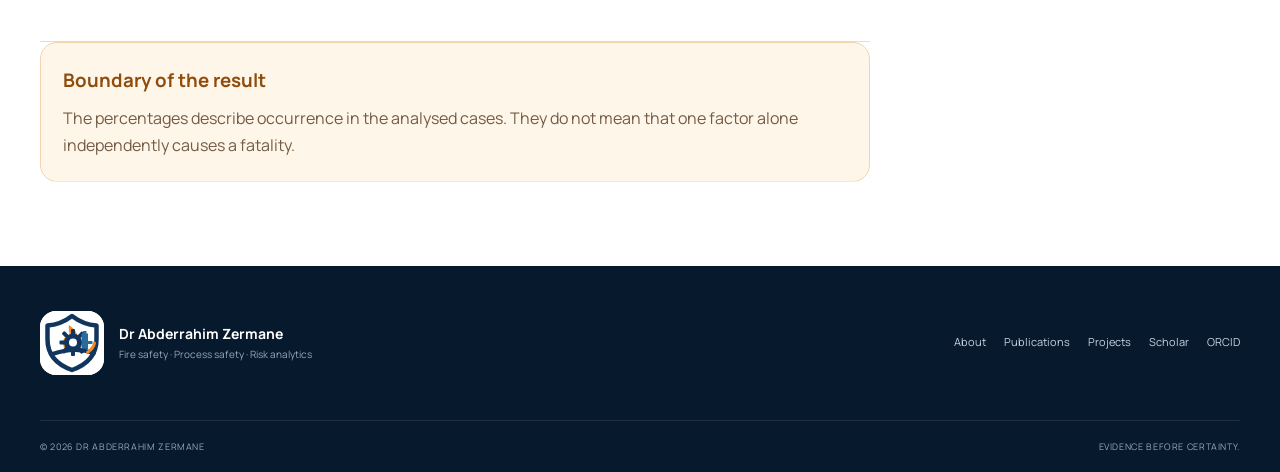
<file: paper-fault-tree.html>
<!doctype html><html lang="en"><head>
<meta charset="utf-8"><meta name="viewport" content="width=device-width,initial-scale=1">
<meta name="theme-color" content="#0f2f50"><meta name="robots" content="index,follow,max-image-preview:large,max-snippet:-1,max-video-preview:-1">
<title>Fault Tree Risk Assessment of Fatal Work-at-Height Accidents | Dr Abderrahim Zermane</title><meta name="description" content="Research summary of the first-author Safety Science paper reconstructing 128 fatal work-at-height accident pathways using fault tree analysis."><meta name="author" content="Dr Abderrahim Zermane">
<link rel="canonical" href="https://azermane.com/paper-fault-tree.html"><meta property="og:type" content="article"><meta property="og:title" content="Fault Tree Risk Assessment of Fatal Work-at-Height Accidents | Dr Abderrahim Zermane"><meta property="og:description" content="Research summary of the first-author Safety Science paper reconstructing 128 fatal work-at-height accident pathways using fault tree analysis."><meta property="og:url" content="https://azermane.com/paper-fault-tree.html"><meta property="og:image" content="https://azermane.com/assets/figure-fault-tree.svg"><meta property="og:image:alt" content="Research portfolio of Dr Abderrahim Zermane"><meta name="twitter:card" content="summary_large_image">
<link rel="icon" type="image/svg+xml" href="/assets/brand-shield.svg?v=20260731"><link rel="apple-touch-icon" href="/assets/logo.png?v=20260731">
<link rel="preconnect" href="https://fonts.googleapis.com"><link rel="preconnect" href="https://fonts.gstatic.com" crossorigin><link href="https://fonts.googleapis.com/css2?family=Manrope:wght@400;500;600;700;800&family=Source+Serif+4:opsz,wght@8..60,600;8..60,700;8..60,800&display=swap" rel="stylesheet">
<link rel="stylesheet" href="/site-base.css"><link rel="stylesheet" href="/site-home.css"><link rel="stylesheet" href="/site-pages.css"><link rel="stylesheet" href="/site-responsive.css"><script type="application/ld+json">{"@context":"https://schema.org","@type":"ScholarlyArticle","headline":"Risk assessment of fatal accidents due to work-at-heights activities using fault tree analysis","author":{"@id":"https://azermane.com/#person"},"sameAs":"https://doi.org/10.1016/j.ssci.2022.105724","image":"https://azermane.com/assets/figure-fault-tree.svg"}</script></head><body><div class="scroll-progress" aria-hidden="true"></div><a class="skip-link" href="#main">Skip to content</a>
<header class="site-header"><div class="shell header-inner">
<a class="brand" href="/" aria-label="Dr Abderrahim Zermane homepage"><img class="brand-icon" src="/assets/brand-shield.svg" alt=""><span class="brand-copy"><strong>Abderrahim Zermane</strong><span>Fire &amp; process safety research</span></span></a>
<button class="menu-button" type="button" aria-expanded="false" aria-controls="primary-nav"><span></span><span></span><span></span><span class="sr-only">Open navigation</span></button><nav class="nav" id="primary-nav" aria-label="Primary navigation">
<a href="/">Home</a><a href="/about.html">About</a><a href="/publications.html">Publications</a><a href="/projects.html">Projects</a><a href="/#contact">Contact</a>
</nav><a class="header-action" href="/#contact">Collaborate</a>
</div></header><main id="main" class="page-main"><section class="page-hero paper-hero"><div class="shell page-hero-grid"><div><span class="eyebrow">Flagship publication · Safety Science · 2022</span><h1>Risk assessment of fatal accidents due to work-at-heights activities using fault tree analysis</h1><p><strong>First author:</strong> A. Zermane, M.Z.M. Tohir, M.R. Baharudin and H.M. Yusoff</p><div class="page-meta"><span>128 fatal cases</span><span>Fault Tree Analysis</span><span>First author</span></div></div><div class="paper-figure"><img src="/assets/figure-fault-tree.svg" alt="Fault-tree pathways for fatal work-at-height accidents"></div></div></section><section class="content-section white"><div class="shell paper-layout"><article><section class="paper-section"><h2>Research question</h2><p>How do recurrent management, work-process and immediate-event failures combine into pathways that reach a fatal fall?</p></section><section class="paper-section"><h2>Evidence</h2><p>Narrative records from 128 fatal work-at-height cases were coded into contributing factors, immediate causes and root causes.</p></section><section class="paper-section"><h2>Method</h2><p>The coded evidence was organised into fault-tree pathways so that combinations of failure could be examined rather than treating every recorded cause as independent.</p></section><section class="paper-section"><h2>Main findings</h2><p>The highest-occurrence priorities included inadequate supervision and leadership at 89.84%, failure to use personal protective equipment at 85.93%, and absent or poorly followed work standards at 85.15%.</p></section><section class="paper-section"><h2>Practical meaning</h2><p>The framework moves prevention attention upstream—from the final unsafe act toward supervision, standards and control implementation that can interrupt the pathway earlier.</p></section><div class="boundary-box"><h3>Boundary of the result</h3><p>The percentages describe occurrence in the analysed cases. They do not mean that one factor alone independently causes a fatality.</p></div></article><aside class="paper-sidebar"><div class="paper-fact"><span>Journal</span><strong>Safety Science 151</strong></div><div class="paper-fact"><span>Article</span><strong>105724</strong></div><div class="paper-fact"><span>Method</span><strong>Fault Tree Analysis</strong></div><div class="paper-fact"><span>Scope</span><strong>Malaysia</strong></div><a class="button button-primary" href="https://doi.org/10.1016/j.ssci.2022.105724" target="_blank" rel="noreferrer">Open the DOI ↗</a><a class="button button-secondary" href="/publications.html">Back to publications</a></aside></div></section></main><footer class="site-footer"><div class="shell footer-main"><div class="footer-brand"><img src="/assets/brand-shield.svg" alt=""><div><strong>Dr Abderrahim Zermane</strong><span>Fire safety · Process safety · Risk analytics</span></div></div><nav class="footer-links" aria-label="Footer navigation"><a href="/about.html">About</a><a href="/publications.html">Publications</a><a href="/projects.html">Projects</a><a href="https://scholar.google.com/citations?user=9ZkzMtcAAAAJ&amp;hl=en">Scholar</a><a href="https://orcid.org/0000-0001-5040-7704">ORCID</a></nav></div><div class="shell footer-bottom"><span>© <span data-year></span> Dr Abderrahim Zermane</span><span>Evidence before certainty.</span></div></footer><button class="back-top" type="button" aria-label="Back to top">↑</button><script src="/site.js"></script></body></html>
</file>
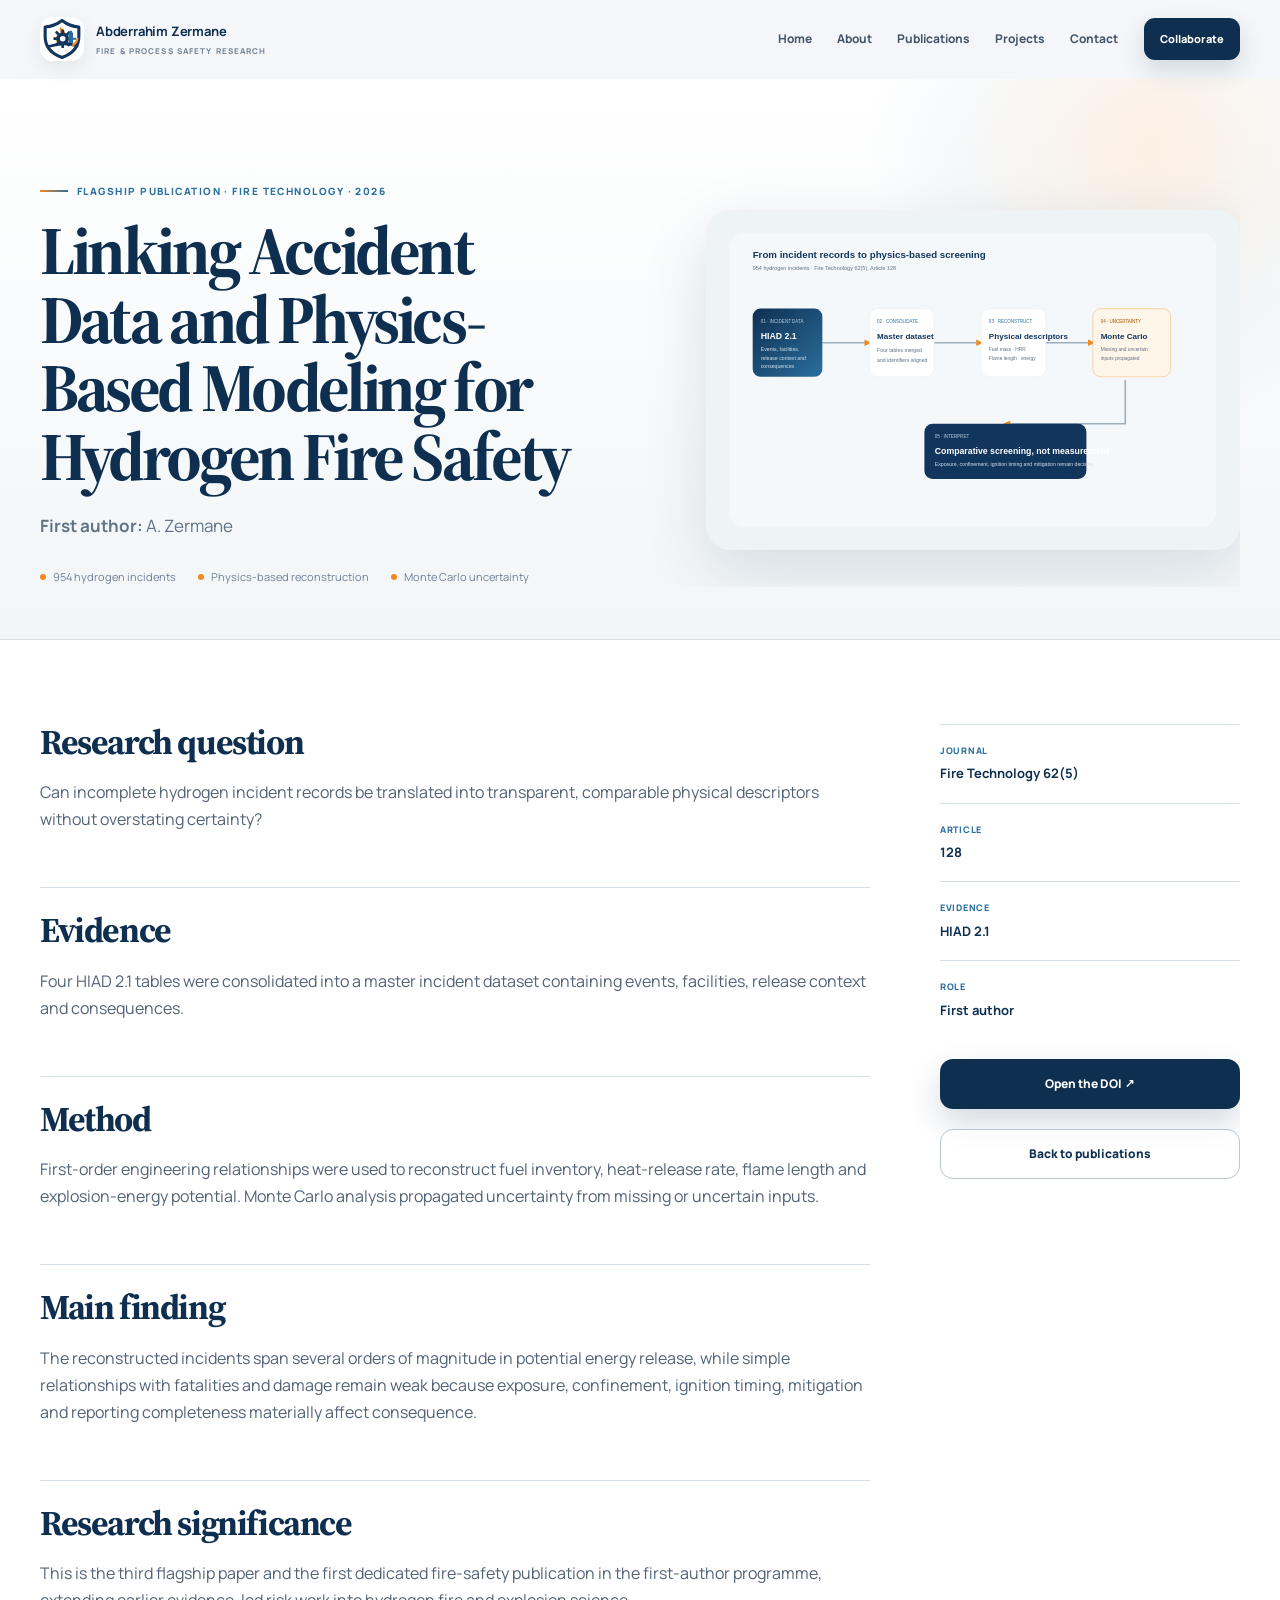
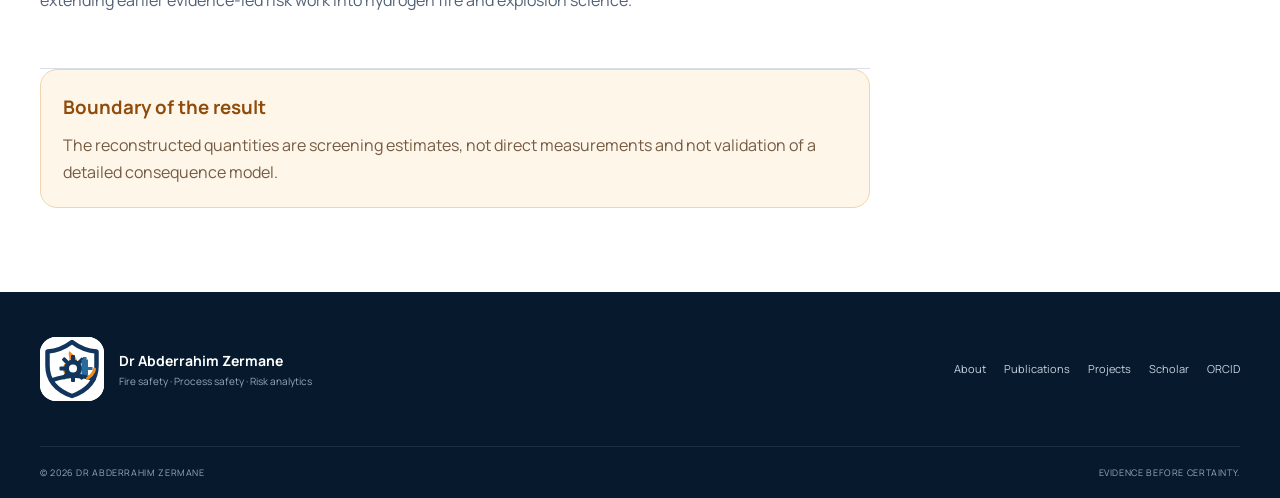
<file: paper-hydrogen-fire-safety.html>
<!doctype html><html lang="en"><head>
<meta charset="utf-8"><meta name="viewport" content="width=device-width,initial-scale=1">
<meta name="theme-color" content="#0f2f50"><meta name="robots" content="index,follow,max-image-preview:large,max-snippet:-1,max-video-preview:-1">
<title>Linking Accident Data and Physics-Based Modeling for Hydrogen Fire Safety | Dr Abderrahim Zermane</title><meta name="description" content="Research summary of the first-author Fire Technology paper linking 954 hydrogen incidents to screening-level physical descriptors and uncertainty analysis."><meta name="author" content="Dr Abderrahim Zermane">
<link rel="canonical" href="https://azermane.com/paper-hydrogen-fire-safety.html"><meta property="og:type" content="article"><meta property="og:title" content="Linking Accident Data and Physics-Based Modeling for Hydrogen Fire Safety | Dr Abderrahim Zermane"><meta property="og:description" content="Research summary of the first-author Fire Technology paper linking 954 hydrogen incidents to screening-level physical descriptors and uncertainty analysis."><meta property="og:url" content="https://azermane.com/paper-hydrogen-fire-safety.html"><meta property="og:image" content="https://azermane.com/assets/figure-hydrogen.svg"><meta property="og:image:alt" content="Research portfolio of Dr Abderrahim Zermane"><meta name="twitter:card" content="summary_large_image">
<link rel="icon" type="image/svg+xml" href="/assets/brand-shield.svg?v=20260731"><link rel="apple-touch-icon" href="/assets/logo.png?v=20260731">
<link rel="preconnect" href="https://fonts.googleapis.com"><link rel="preconnect" href="https://fonts.gstatic.com" crossorigin><link href="https://fonts.googleapis.com/css2?family=Manrope:wght@400;500;600;700;800&family=Source+Serif+4:opsz,wght@8..60,600;8..60,700;8..60,800&display=swap" rel="stylesheet">
<link rel="stylesheet" href="/site-base.css"><link rel="stylesheet" href="/site-home.css"><link rel="stylesheet" href="/site-pages.css"><link rel="stylesheet" href="/site-responsive.css"><script type="application/ld+json">{"@context":"https://schema.org","@type":"ScholarlyArticle","headline":"Linking Accident Data and Physics-Based Modeling for Hydrogen Fire Safety","author":{"@id":"https://azermane.com/#person"},"sameAs":"https://doi.org/10.1007/s10694-026-01961-9","image":"https://azermane.com/assets/figure-hydrogen.svg"}</script></head><body><div class="scroll-progress" aria-hidden="true"></div><a class="skip-link" href="#main">Skip to content</a>
<header class="site-header"><div class="shell header-inner">
<a class="brand" href="/" aria-label="Dr Abderrahim Zermane homepage"><img class="brand-icon" src="/assets/brand-shield.svg" alt=""><span class="brand-copy"><strong>Abderrahim Zermane</strong><span>Fire &amp; process safety research</span></span></a>
<button class="menu-button" type="button" aria-expanded="false" aria-controls="primary-nav"><span></span><span></span><span></span><span class="sr-only">Open navigation</span></button><nav class="nav" id="primary-nav" aria-label="Primary navigation">
<a href="/">Home</a><a href="/about.html">About</a><a href="/publications.html">Publications</a><a href="/projects.html">Projects</a><a href="/#contact">Contact</a>
</nav><a class="header-action" href="/#contact">Collaborate</a>
</div></header><main id="main" class="page-main"><section class="page-hero paper-hero"><div class="shell page-hero-grid"><div><span class="eyebrow">Flagship publication · Fire Technology · 2026</span><h1>Linking Accident Data and Physics-Based Modeling for Hydrogen Fire Safety</h1><p><strong>First author:</strong> A. Zermane</p><div class="page-meta"><span>954 hydrogen incidents</span><span>Physics-based reconstruction</span><span>Monte Carlo uncertainty</span></div></div><div class="paper-figure"><img src="/assets/figure-hydrogen.svg" alt="Hydrogen incident data to physics reconstruction workflow"></div></div></section><section class="content-section white"><div class="shell paper-layout"><article><section class="paper-section"><h2>Research question</h2><p>Can incomplete hydrogen incident records be translated into transparent, comparable physical descriptors without overstating certainty?</p></section><section class="paper-section"><h2>Evidence</h2><p>Four HIAD 2.1 tables were consolidated into a master incident dataset containing events, facilities, release context and consequences.</p></section><section class="paper-section"><h2>Method</h2><p>First-order engineering relationships were used to reconstruct fuel inventory, heat-release rate, flame length and explosion-energy potential. Monte Carlo analysis propagated uncertainty from missing or uncertain inputs.</p></section><section class="paper-section"><h2>Main finding</h2><p>The reconstructed incidents span several orders of magnitude in potential energy release, while simple relationships with fatalities and damage remain weak because exposure, confinement, ignition timing, mitigation and reporting completeness materially affect consequence.</p></section><section class="paper-section"><h2>Research significance</h2><p>This is the third flagship paper and the first dedicated fire-safety publication in the first-author programme, extending earlier evidence-led risk work into hydrogen fire and explosion science.</p></section><div class="boundary-box"><h3>Boundary of the result</h3><p>The reconstructed quantities are screening estimates, not direct measurements and not validation of a detailed consequence model.</p></div></article><aside class="paper-sidebar"><div class="paper-fact"><span>Journal</span><strong>Fire Technology 62(5)</strong></div><div class="paper-fact"><span>Article</span><strong>128</strong></div><div class="paper-fact"><span>Evidence</span><strong>HIAD 2.1</strong></div><div class="paper-fact"><span>Role</span><strong>First author</strong></div><a class="button button-primary" href="https://doi.org/10.1007/s10694-026-01961-9" target="_blank" rel="noreferrer">Open the DOI ↗</a><a class="button button-secondary" href="/publications.html">Back to publications</a></aside></div></section></main><footer class="site-footer"><div class="shell footer-main"><div class="footer-brand"><img src="/assets/brand-shield.svg" alt=""><div><strong>Dr Abderrahim Zermane</strong><span>Fire safety · Process safety · Risk analytics</span></div></div><nav class="footer-links" aria-label="Footer navigation"><a href="/about.html">About</a><a href="/publications.html">Publications</a><a href="/projects.html">Projects</a><a href="https://scholar.google.com/citations?user=9ZkzMtcAAAAJ&amp;hl=en">Scholar</a><a href="https://orcid.org/0000-0001-5040-7704">ORCID</a></nav></div><div class="shell footer-bottom"><span>© <span data-year></span> Dr Abderrahim Zermane</span><span>Evidence before certainty.</span></div></footer><button class="back-top" type="button" aria-label="Back to top">↑</button><script src="/site.js"></script></body></html>
</file>
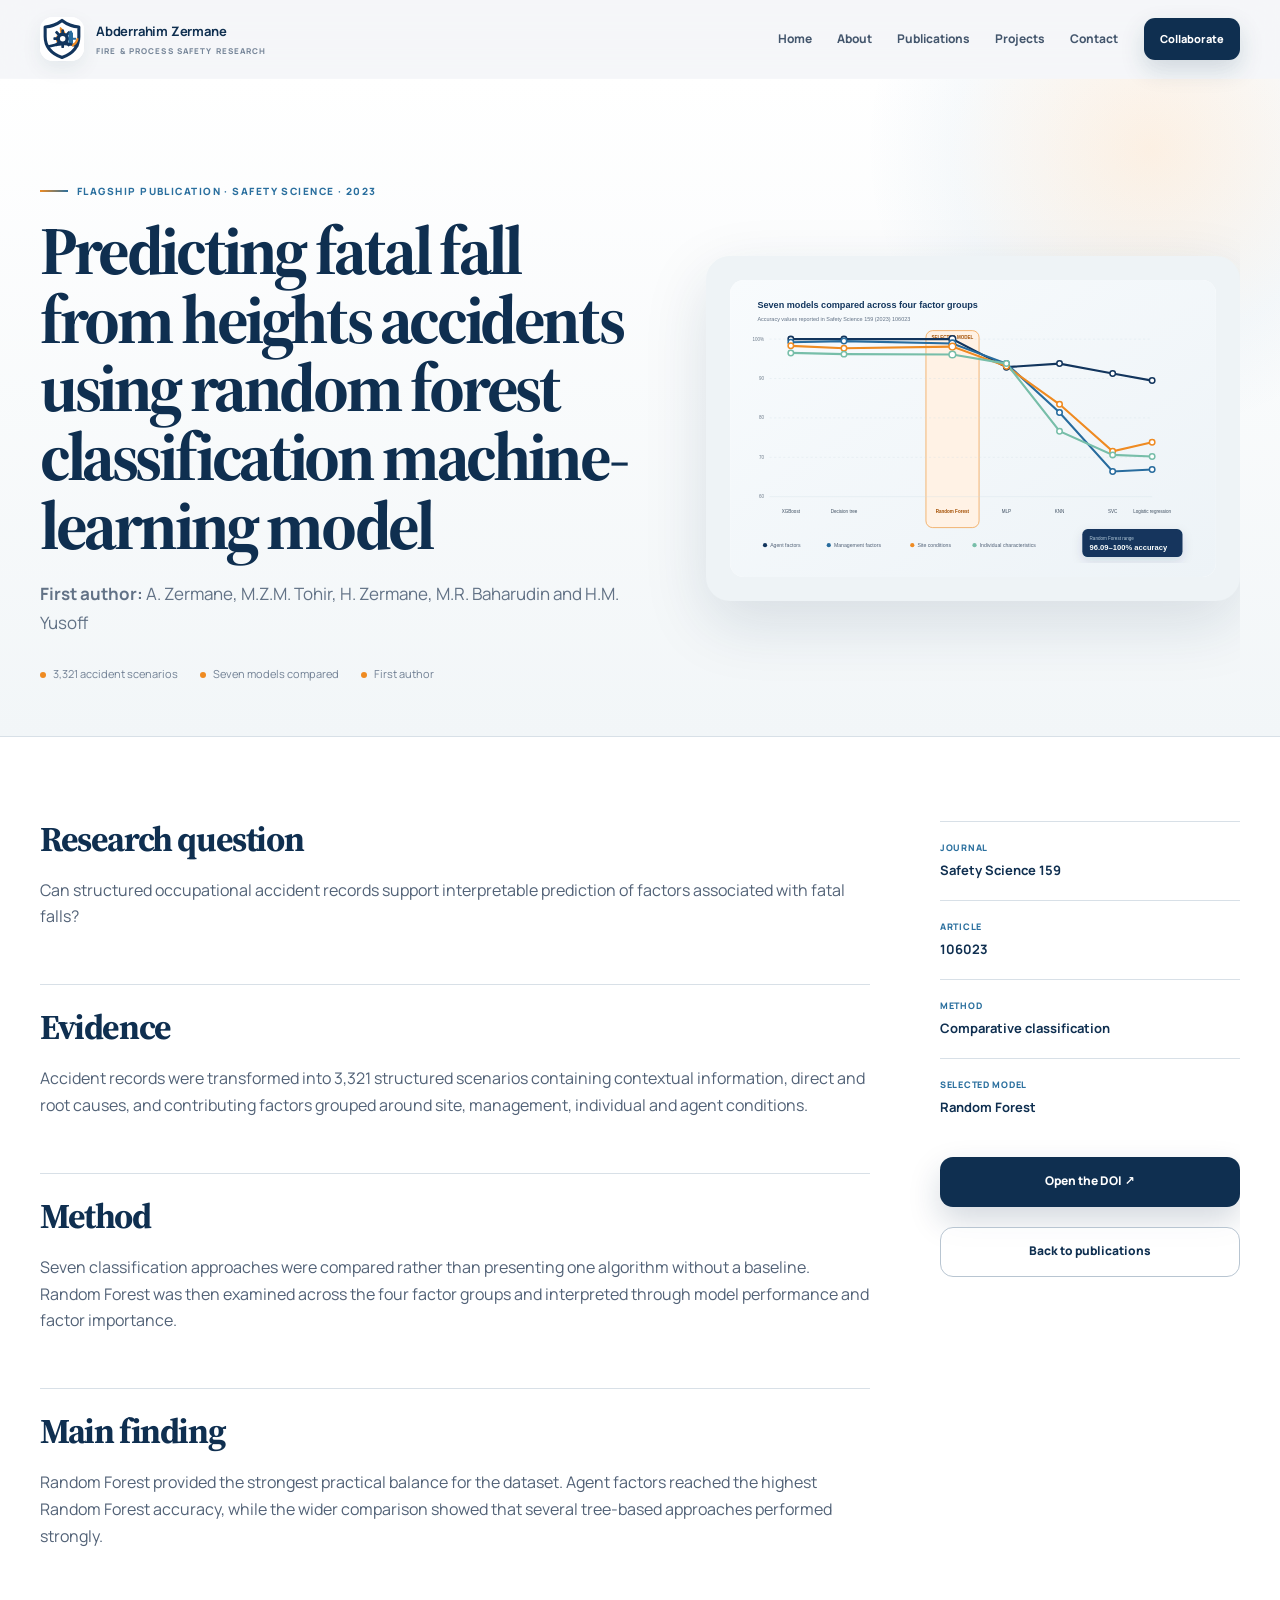
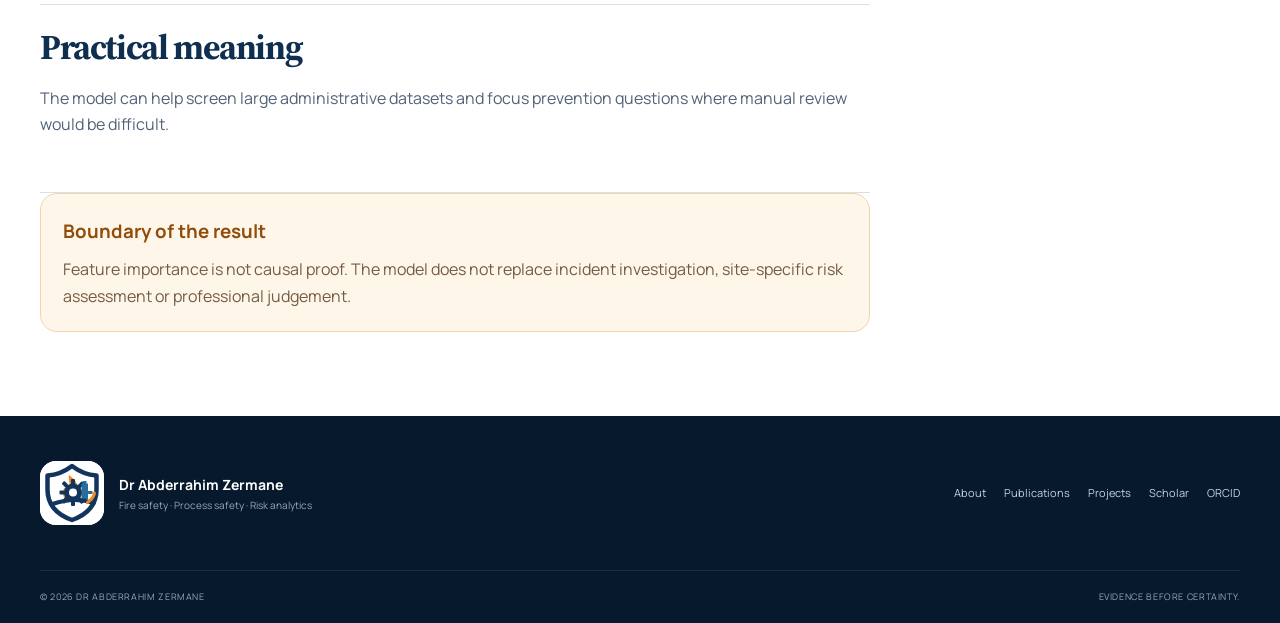
<file: paper-random-forest.html>
<!doctype html><html lang="en"><head>
<meta charset="utf-8"><meta name="viewport" content="width=device-width,initial-scale=1">
<meta name="theme-color" content="#0f2f50"><meta name="robots" content="index,follow,max-image-preview:large,max-snippet:-1,max-video-preview:-1">
<title>Predicting Fatal Falls Using Random Forest | Dr Abderrahim Zermane</title><meta name="description" content="Research summary of the first-author Safety Science paper comparing seven machine-learning models across 3,321 fatal-fall accident scenarios."><meta name="author" content="Dr Abderrahim Zermane">
<link rel="canonical" href="https://azermane.com/paper-random-forest.html"><meta property="og:type" content="article"><meta property="og:title" content="Predicting Fatal Falls Using Random Forest | Dr Abderrahim Zermane"><meta property="og:description" content="Research summary of the first-author Safety Science paper comparing seven machine-learning models across 3,321 fatal-fall accident scenarios."><meta property="og:url" content="https://azermane.com/paper-random-forest.html"><meta property="og:image" content="https://azermane.com/assets/figure-random-forest.svg"><meta property="og:image:alt" content="Research portfolio of Dr Abderrahim Zermane"><meta name="twitter:card" content="summary_large_image">
<link rel="icon" type="image/svg+xml" href="/assets/brand-shield.svg?v=20260731"><link rel="apple-touch-icon" href="/assets/logo.png?v=20260731">
<link rel="preconnect" href="https://fonts.googleapis.com"><link rel="preconnect" href="https://fonts.gstatic.com" crossorigin><link href="https://fonts.googleapis.com/css2?family=Manrope:wght@400;500;600;700;800&family=Source+Serif+4:opsz,wght@8..60,600;8..60,700;8..60,800&display=swap" rel="stylesheet">
<link rel="stylesheet" href="/site-base.css"><link rel="stylesheet" href="/site-home.css"><link rel="stylesheet" href="/site-pages.css"><link rel="stylesheet" href="/site-responsive.css"><script type="application/ld+json">{"@context":"https://schema.org","@type":"ScholarlyArticle","headline":"Predicting fatal fall from heights accidents using random forest classification machine-learning model","author":{"@id":"https://azermane.com/#person"},"sameAs":"https://doi.org/10.1016/j.ssci.2022.106023","image":"https://azermane.com/assets/figure-random-forest.svg"}</script></head><body><div class="scroll-progress" aria-hidden="true"></div><a class="skip-link" href="#main">Skip to content</a>
<header class="site-header"><div class="shell header-inner">
<a class="brand" href="/" aria-label="Dr Abderrahim Zermane homepage"><img class="brand-icon" src="/assets/brand-shield.svg" alt=""><span class="brand-copy"><strong>Abderrahim Zermane</strong><span>Fire &amp; process safety research</span></span></a>
<button class="menu-button" type="button" aria-expanded="false" aria-controls="primary-nav"><span></span><span></span><span></span><span class="sr-only">Open navigation</span></button><nav class="nav" id="primary-nav" aria-label="Primary navigation">
<a href="/">Home</a><a href="/about.html">About</a><a href="/publications.html">Publications</a><a href="/projects.html">Projects</a><a href="/#contact">Contact</a>
</nav><a class="header-action" href="/#contact">Collaborate</a>
</div></header><main id="main" class="page-main"><section class="page-hero paper-hero"><div class="shell page-hero-grid"><div><span class="eyebrow">Flagship publication · Safety Science · 2023</span><h1>Predicting fatal fall from heights accidents using random forest classification machine-learning model</h1><p><strong>First author:</strong> A. Zermane, M.Z.M. Tohir, H. Zermane, M.R. Baharudin and H.M. Yusoff</p><div class="page-meta"><span>3,321 accident scenarios</span><span>Seven models compared</span><span>First author</span></div></div><div class="paper-figure"><img src="/assets/figure-random-forest.svg" alt="Accuracy comparison across seven machine-learning models"></div></div></section><section class="content-section white"><div class="shell paper-layout"><article><section class="paper-section"><h2>Research question</h2><p>Can structured occupational accident records support interpretable prediction of factors associated with fatal falls?</p></section><section class="paper-section"><h2>Evidence</h2><p>Accident records were transformed into 3,321 structured scenarios containing contextual information, direct and root causes, and contributing factors grouped around site, management, individual and agent conditions.</p></section><section class="paper-section"><h2>Method</h2><p>Seven classification approaches were compared rather than presenting one algorithm without a baseline. Random Forest was then examined across the four factor groups and interpreted through model performance and factor importance.</p></section><section class="paper-section"><h2>Main finding</h2><p>Random Forest provided the strongest practical balance for the dataset. Agent factors reached the highest Random Forest accuracy, while the wider comparison showed that several tree-based approaches performed strongly.</p></section><section class="paper-section"><h2>Practical meaning</h2><p>The model can help screen large administrative datasets and focus prevention questions where manual review would be difficult.</p></section><div class="boundary-box"><h3>Boundary of the result</h3><p>Feature importance is not causal proof. The model does not replace incident investigation, site-specific risk assessment or professional judgement.</p></div></article><aside class="paper-sidebar"><div class="paper-fact"><span>Journal</span><strong>Safety Science 159</strong></div><div class="paper-fact"><span>Article</span><strong>106023</strong></div><div class="paper-fact"><span>Method</span><strong>Comparative classification</strong></div><div class="paper-fact"><span>Selected model</span><strong>Random Forest</strong></div><a class="button button-primary" href="https://doi.org/10.1016/j.ssci.2022.106023" target="_blank" rel="noreferrer">Open the DOI ↗</a><a class="button button-secondary" href="/publications.html">Back to publications</a></aside></div></section></main><footer class="site-footer"><div class="shell footer-main"><div class="footer-brand"><img src="/assets/brand-shield.svg" alt=""><div><strong>Dr Abderrahim Zermane</strong><span>Fire safety · Process safety · Risk analytics</span></div></div><nav class="footer-links" aria-label="Footer navigation"><a href="/about.html">About</a><a href="/publications.html">Publications</a><a href="/projects.html">Projects</a><a href="https://scholar.google.com/citations?user=9ZkzMtcAAAAJ&amp;hl=en">Scholar</a><a href="https://orcid.org/0000-0001-5040-7704">ORCID</a></nav></div><div class="shell footer-bottom"><span>© <span data-year></span> Dr Abderrahim Zermane</span><span>Evidence before certainty.</span></div></footer><button class="back-top" type="button" aria-label="Back to top">↑</button><script src="/site.js"></script></body></html>
</file>
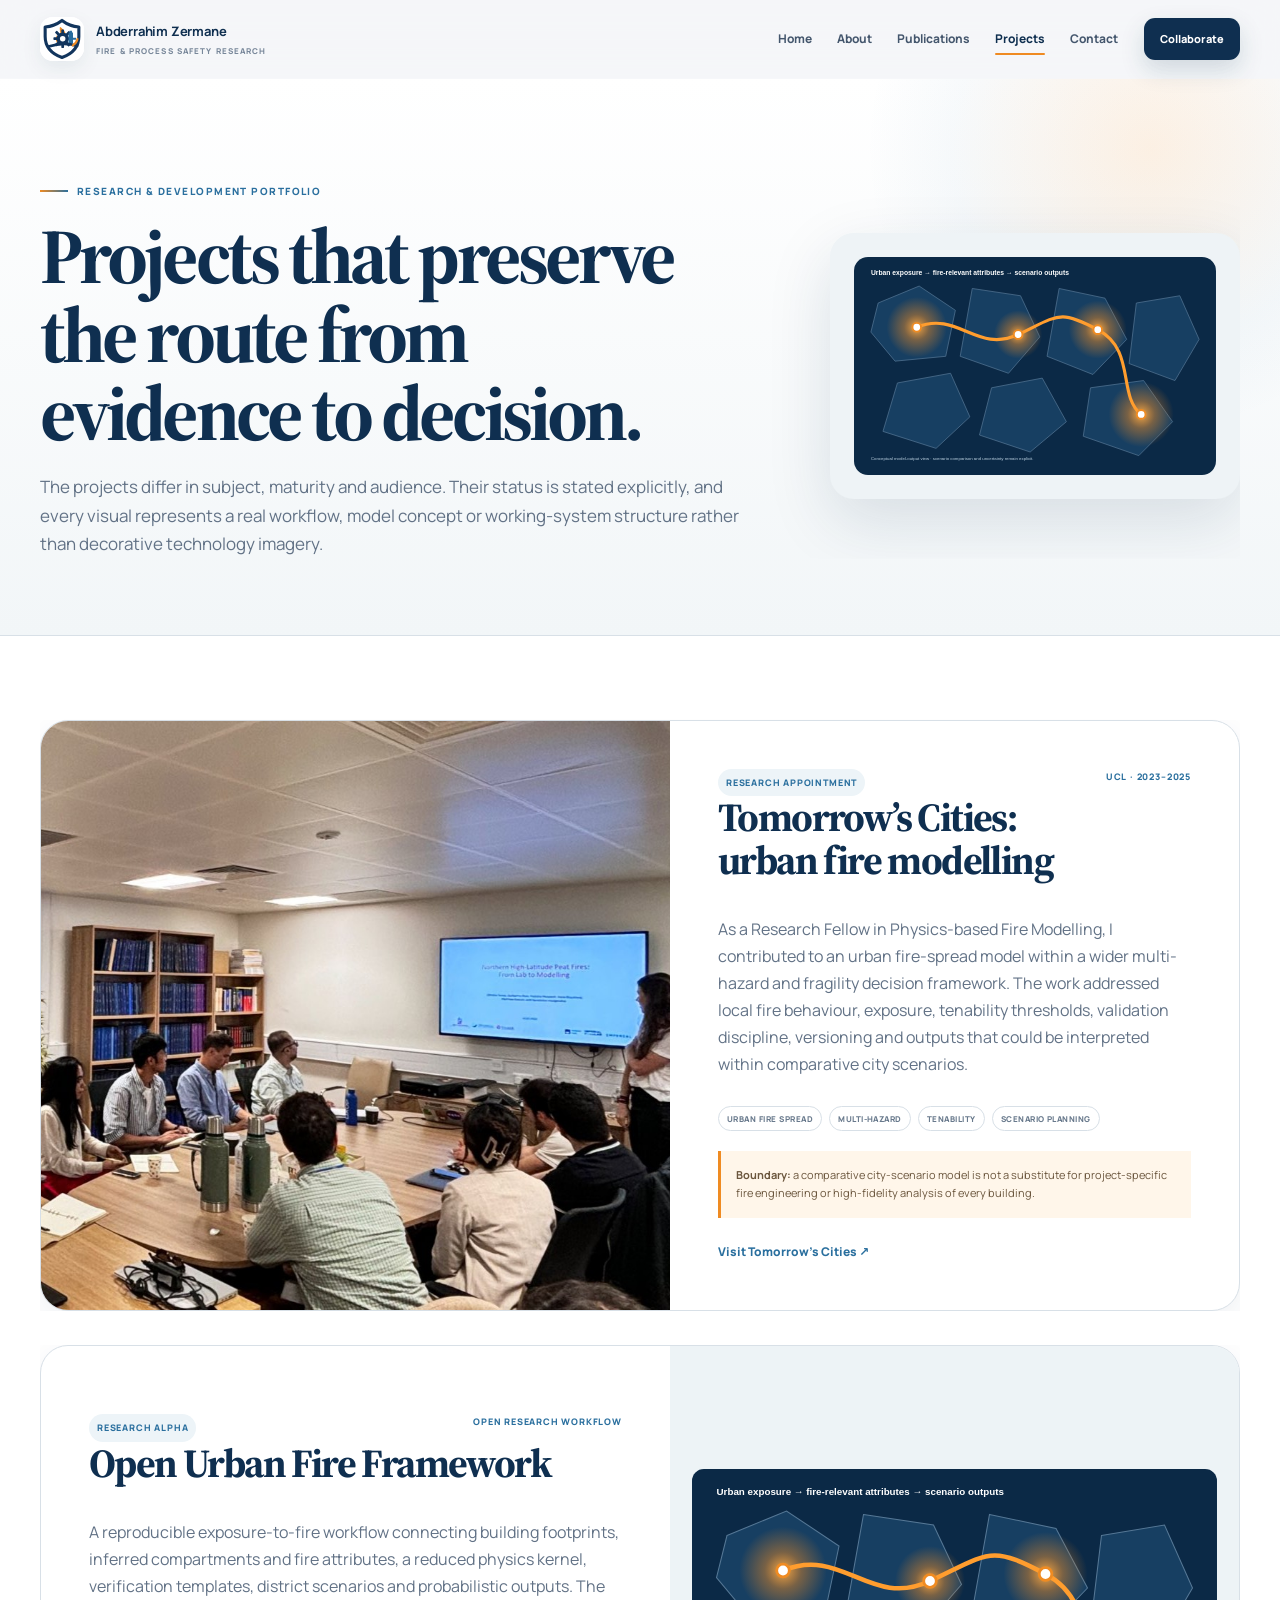
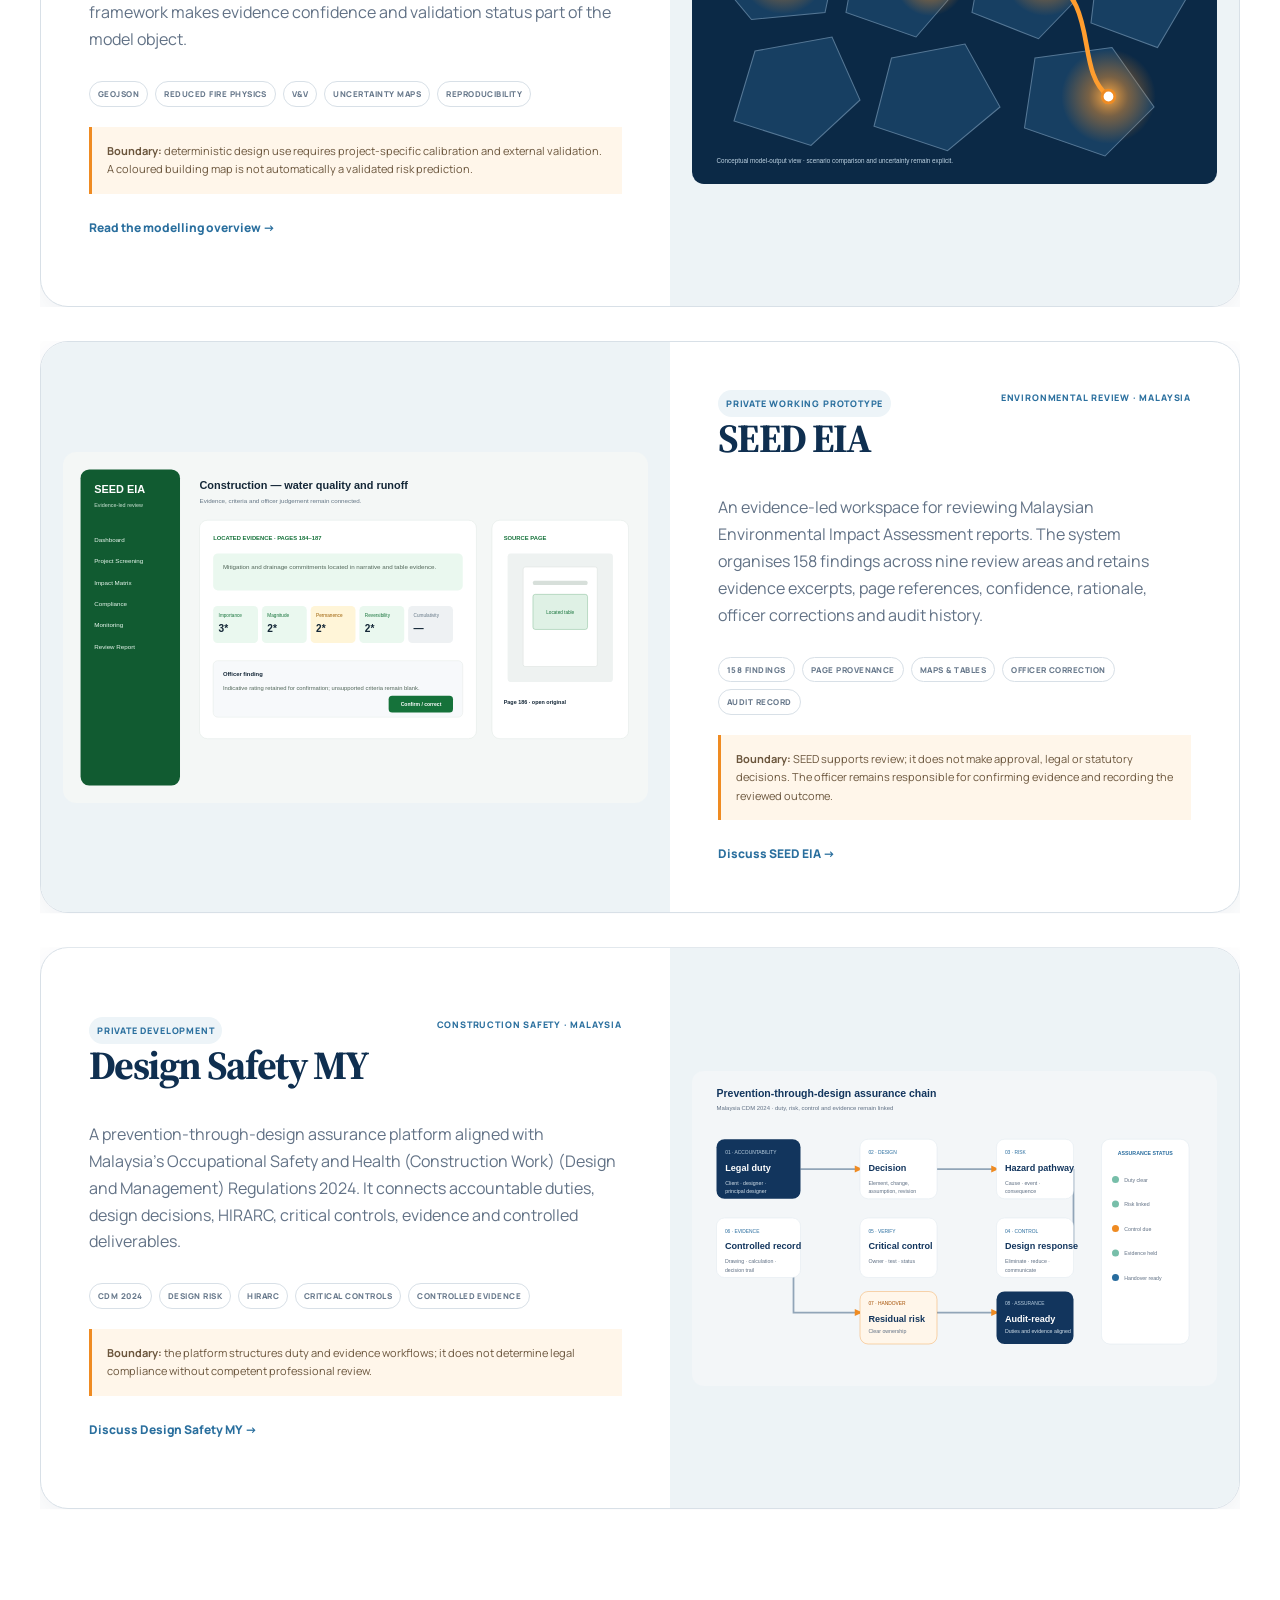
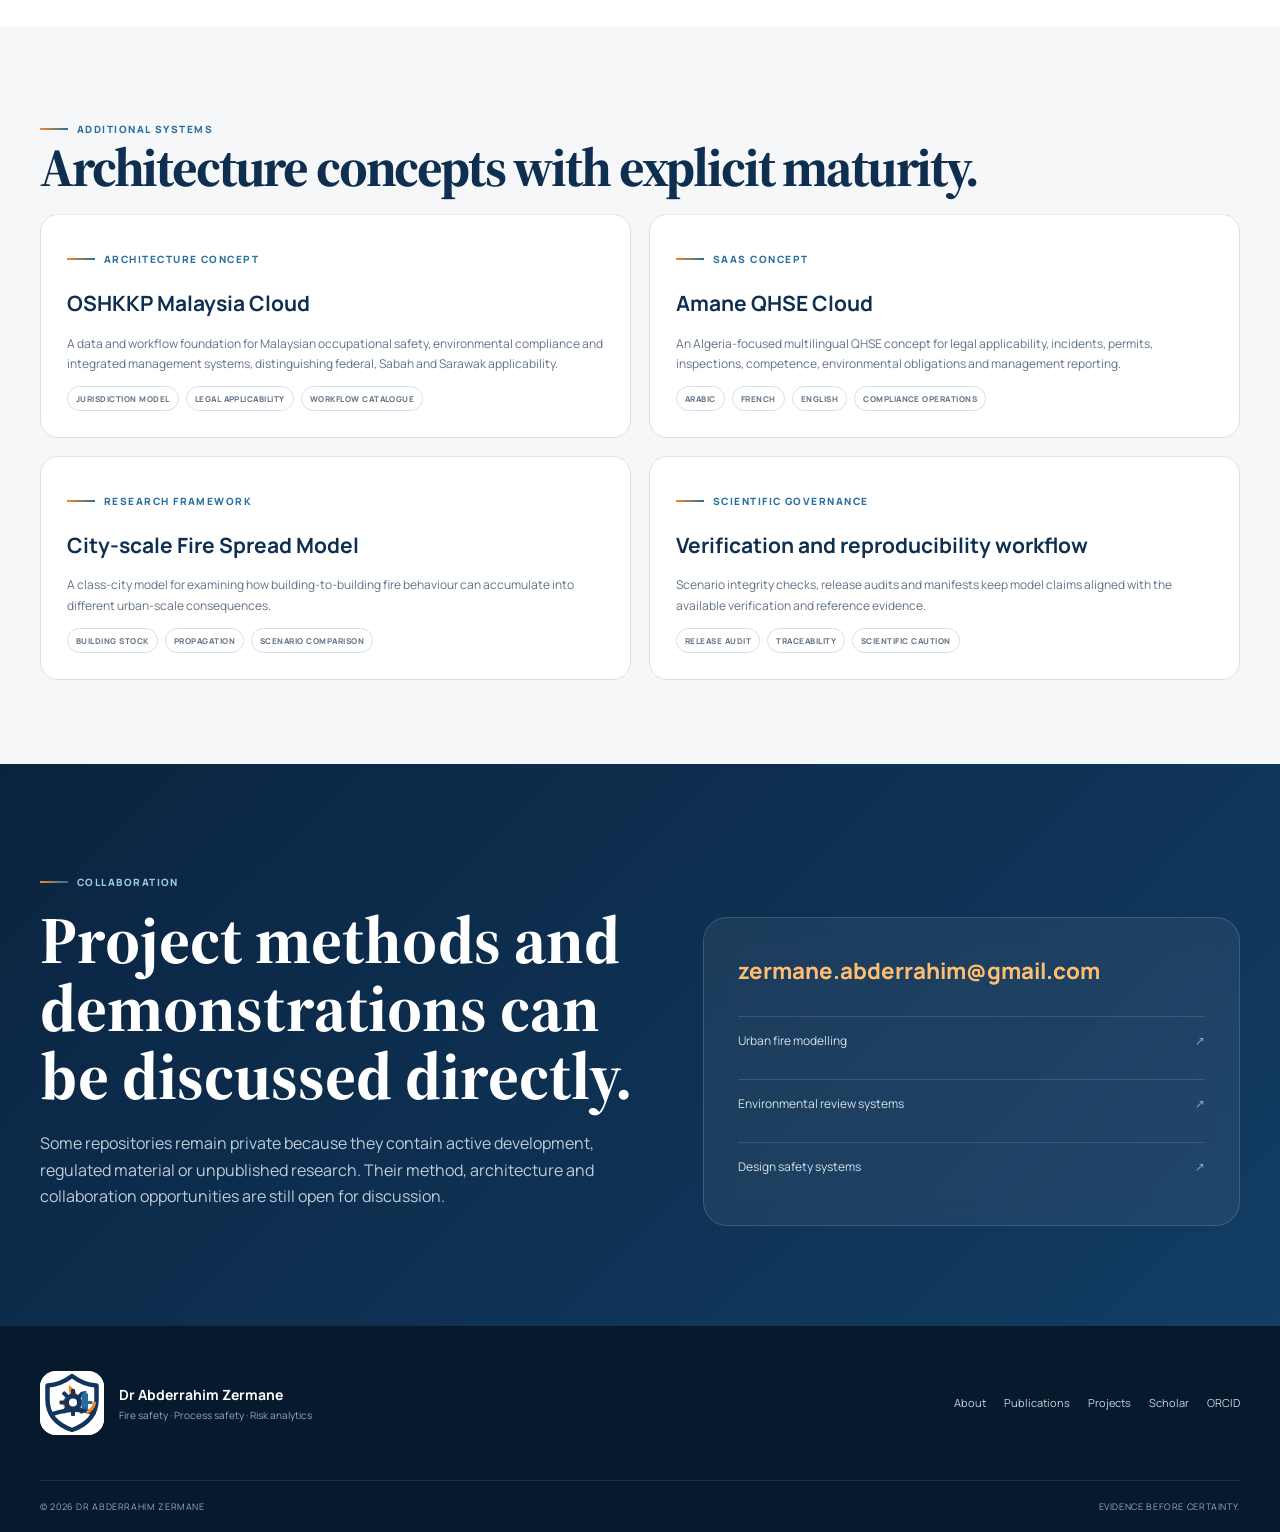
<file: projects.html>
<!doctype html><html lang="en"><head>
<meta charset="utf-8"><meta name="viewport" content="width=device-width,initial-scale=1">
<meta name="theme-color" content="#0f2f50"><meta name="robots" content="index,follow,max-image-preview:large,max-snippet:-1,max-video-preview:-1">
<title>Projects | Dr Abderrahim Zermane</title><meta name="description" content="Research and software projects by Dr Abderrahim Zermane, including Tomorrow’s Cities urban fire modelling, Open Urban Fire Framework, SEED EIA and design-safety assurance systems."><meta name="author" content="Dr Abderrahim Zermane">
<link rel="canonical" href="https://azermane.com/projects.html"><meta property="og:type" content="website"><meta property="og:title" content="Projects | Dr Abderrahim Zermane"><meta property="og:description" content="Research and software projects by Dr Abderrahim Zermane, including Tomorrow’s Cities urban fire modelling, Open Urban Fire Framework, SEED EIA and design-safety assurance systems."><meta property="og:url" content="https://azermane.com/projects.html"><meta property="og:image" content="https://azermane.com/assets/project-urban-fire.svg"><meta property="og:image:alt" content="Research portfolio of Dr Abderrahim Zermane"><meta name="twitter:card" content="summary_large_image">
<link rel="icon" type="image/svg+xml" href="/assets/brand-shield.svg?v=20260731"><link rel="apple-touch-icon" href="/assets/logo.png?v=20260731">
<link rel="preconnect" href="https://fonts.googleapis.com"><link rel="preconnect" href="https://fonts.gstatic.com" crossorigin><link href="https://fonts.googleapis.com/css2?family=Manrope:wght@400;500;600;700;800&family=Source+Serif+4:opsz,wght@8..60,600;8..60,700;8..60,800&display=swap" rel="stylesheet">
<link rel="stylesheet" href="/site-base.css"><link rel="stylesheet" href="/site-home.css"><link rel="stylesheet" href="/site-pages.css"><link rel="stylesheet" href="/site-responsive.css"></head><body><div class="scroll-progress" aria-hidden="true"></div><a class="skip-link" href="#main">Skip to content</a>
<header class="site-header"><div class="shell header-inner">
<a class="brand" href="/" aria-label="Dr Abderrahim Zermane homepage"><img class="brand-icon" src="/assets/brand-shield.svg" alt=""><span class="brand-copy"><strong>Abderrahim Zermane</strong><span>Fire &amp; process safety research</span></span></a>
<button class="menu-button" type="button" aria-expanded="false" aria-controls="primary-nav"><span></span><span></span><span></span><span class="sr-only">Open navigation</span></button><nav class="nav" id="primary-nav" aria-label="Primary navigation">
<a href="/">Home</a><a href="/about.html">About</a><a href="/publications.html">Publications</a><a href="/projects.html">Projects</a><a href="/#contact">Contact</a>
</nav><a class="header-action" href="/#contact">Collaborate</a>
</div></header><main id="main" class="page-main"><section class="page-hero"><div class="shell page-hero-grid"><div><span class="eyebrow">Research &amp; development portfolio</span><h1>Projects that preserve the route from evidence to decision.</h1><p>The projects differ in subject, maturity and audience. Their status is stated explicitly, and every visual represents a real workflow, model concept or working-system structure rather than decorative technology imagery.</p></div><div class="paper-figure"><img src="/assets/project-urban-fire.svg" alt="Urban fire scenario model output"></div></div></section>
<section class="content-section white"><div class="shell"><article class="project-story" id="tomorrows-cities"><div class="project-story-media"><img src="/assets/ucl-research-meeting.jpg" alt="Research discussion at University College London"></div><div class="project-story-copy"><div class="project-status"><span>Research appointment</span><span>UCL · 2023–2025</span></div><h2>Tomorrow’s Cities: urban fire modelling</h2><p>As a Research Fellow in Physics-based Fire Modelling, I contributed to an urban fire-spread model within a wider multi-hazard and fragility decision framework. The work addressed local fire behaviour, exposure, tenability thresholds, validation discipline, versioning and outputs that could be interpreted within comparative city scenarios.</p><div class="tag-row"><span>Urban fire spread</span><span>Multi-hazard</span><span>Tenability</span><span>Scenario planning</span></div><div class="project-boundary"><strong>Boundary:</strong> a comparative city-scenario model is not a substitute for project-specific fire engineering or high-fidelity analysis of every building.</div><a class="text-link" href="https://tomorrowscities.org/" style="margin-top:24px">Visit Tomorrow’s Cities ↗</a></div></article>
<article class="project-story" id="open-urban-fire"><div class="project-story-media"><img class="diagram" src="/assets/project-urban-fire.svg" alt="Conceptual urban fire model output showing exposure and propagation"></div><div class="project-story-copy"><div class="project-status"><span>Research alpha</span><span>Open research workflow</span></div><h2>Open Urban Fire Framework</h2><p>A reproducible exposure-to-fire workflow connecting building footprints, inferred compartments and fire attributes, a reduced physics kernel, verification templates, district scenarios and probabilistic outputs. The framework makes evidence confidence and validation status part of the model object.</p><div class="tag-row"><span>GeoJSON</span><span>Reduced fire physics</span><span>V&amp;V</span><span>Uncertainty maps</span><span>Reproducibility</span></div><div class="project-boundary"><strong>Boundary:</strong> deterministic design use requires project-specific calibration and external validation. A coloured building map is not automatically a validated risk prediction.</div><a class="text-link" href="/insights/urban-fire-modelling.html" style="margin-top:24px">Read the modelling overview →</a></div></article>
<article class="project-story" id="seed-eia"><div class="project-story-media"><img class="diagram" src="/assets/project-seed-eia.svg" alt="SEED EIA review workflow showing evidence, matrix criteria and officer correction"></div><div class="project-story-copy"><div class="project-status"><span>Private working prototype</span><span>Environmental review · Malaysia</span></div><h2>SEED EIA</h2><p>An evidence-led workspace for reviewing Malaysian Environmental Impact Assessment reports. The system organises 158 findings across nine review areas and retains evidence excerpts, page references, confidence, rationale, officer corrections and audit history.</p><div class="tag-row"><span>158 findings</span><span>Page provenance</span><span>Maps &amp; tables</span><span>Officer correction</span><span>Audit record</span></div><div class="project-boundary"><strong>Boundary:</strong> SEED supports review; it does not make approval, legal or statutory decisions. The officer remains responsible for confirming evidence and recording the reviewed outcome.</div><a class="text-link" href="mailto:zermane.abderrahim@gmail.com?subject=SEED%20EIA" style="margin-top:24px">Discuss SEED EIA →</a></div></article>
<article class="project-story" id="design-safety"><div class="project-story-media"><img class="diagram" src="/assets/project-design-safety.svg" alt="Design Safety MY workflow linking duties, design risks, controls and evidence"></div><div class="project-story-copy"><div class="project-status"><span>Private development</span><span>Construction safety · Malaysia</span></div><h2>Design Safety MY</h2><p>A prevention-through-design assurance platform aligned with Malaysia’s Occupational Safety and Health (Construction Work) (Design and Management) Regulations 2024. It connects accountable duties, design decisions, HIRARC, critical controls, evidence and controlled deliverables.</p><div class="tag-row"><span>CDM 2024</span><span>Design risk</span><span>HIRARC</span><span>Critical controls</span><span>Controlled evidence</span></div><div class="project-boundary"><strong>Boundary:</strong> the platform structures duty and evidence workflows; it does not determine legal compliance without competent professional review.</div><a class="text-link" href="mailto:zermane.abderrahim@gmail.com?subject=Design%20Safety%20MY" style="margin-top:24px">Discuss Design Safety MY →</a></div></article></div></section>
<section class="content-section"><div class="shell"><span class="eyebrow">Additional systems</span><h2>Architecture concepts with explicit maturity.</h2><div class="project-index"><article><span class="eyebrow">Architecture concept</span><h3>OSHKKP Malaysia Cloud</h3><p>A data and workflow foundation for Malaysian occupational safety, environmental compliance and integrated management systems, distinguishing federal, Sabah and Sarawak applicability.</p><div class="tag-row"><span>Jurisdiction model</span><span>Legal applicability</span><span>Workflow catalogue</span></div></article><article><span class="eyebrow">SaaS concept</span><h3>Amane QHSE Cloud</h3><p>An Algeria-focused multilingual QHSE concept for legal applicability, incidents, permits, inspections, competence, environmental obligations and management reporting.</p><div class="tag-row"><span>Arabic</span><span>French</span><span>English</span><span>Compliance operations</span></div></article><article><span class="eyebrow">Research framework</span><h3>City-scale Fire Spread Model</h3><p>A class-city model for examining how building-to-building fire behaviour can accumulate into different urban-scale consequences.</p><div class="tag-row"><span>Building stock</span><span>Propagation</span><span>Scenario comparison</span></div></article><article><span class="eyebrow">Scientific governance</span><h3>Verification and reproducibility workflow</h3><p>Scenario integrity checks, release audits and manifests keep model claims aligned with the available verification and reference evidence.</p><div class="tag-row"><span>Release audit</span><span>Traceability</span><span>Scientific caution</span></div></article></div></div></section>
<section class="contact"><div class="shell contact-grid"><div><span class="eyebrow" style="color:#9cc9e6">Collaboration</span><h2>Project methods and demonstrations can be discussed directly.</h2><p>Some repositories remain private because they contain active development, regulated material or unpublished research. Their method, architecture and collaboration opportunities are still open for discussion.</p></div><div class="contact-panel"><a class="contact-email" href="mailto:zermane.abderrahim@gmail.com?subject=Project%20collaboration">zermane.abderrahim@gmail.com</a><div class="contact-options"><a href="mailto:zermane.abderrahim@gmail.com?subject=Urban%20fire%20modelling">Urban fire modelling <span>↗</span></a><a href="mailto:zermane.abderrahim@gmail.com?subject=Environmental%20review%20systems">Environmental review systems <span>↗</span></a><a href="mailto:zermane.abderrahim@gmail.com?subject=Design%20safety%20systems">Design safety systems <span>↗</span></a></div></div></div></section></main><footer class="site-footer"><div class="shell footer-main"><div class="footer-brand"><img src="/assets/brand-shield.svg" alt=""><div><strong>Dr Abderrahim Zermane</strong><span>Fire safety · Process safety · Risk analytics</span></div></div><nav class="footer-links" aria-label="Footer navigation"><a href="/about.html">About</a><a href="/publications.html">Publications</a><a href="/projects.html">Projects</a><a href="https://scholar.google.com/citations?user=9ZkzMtcAAAAJ&amp;hl=en">Scholar</a><a href="https://orcid.org/0000-0001-5040-7704">ORCID</a></nav></div><div class="shell footer-bottom"><span>© <span data-year></span> Dr Abderrahim Zermane</span><span>Evidence before certainty.</span></div></footer><button class="back-top" type="button" aria-label="Back to top">↑</button><script src="/site.js"></script></body></html>
</file>
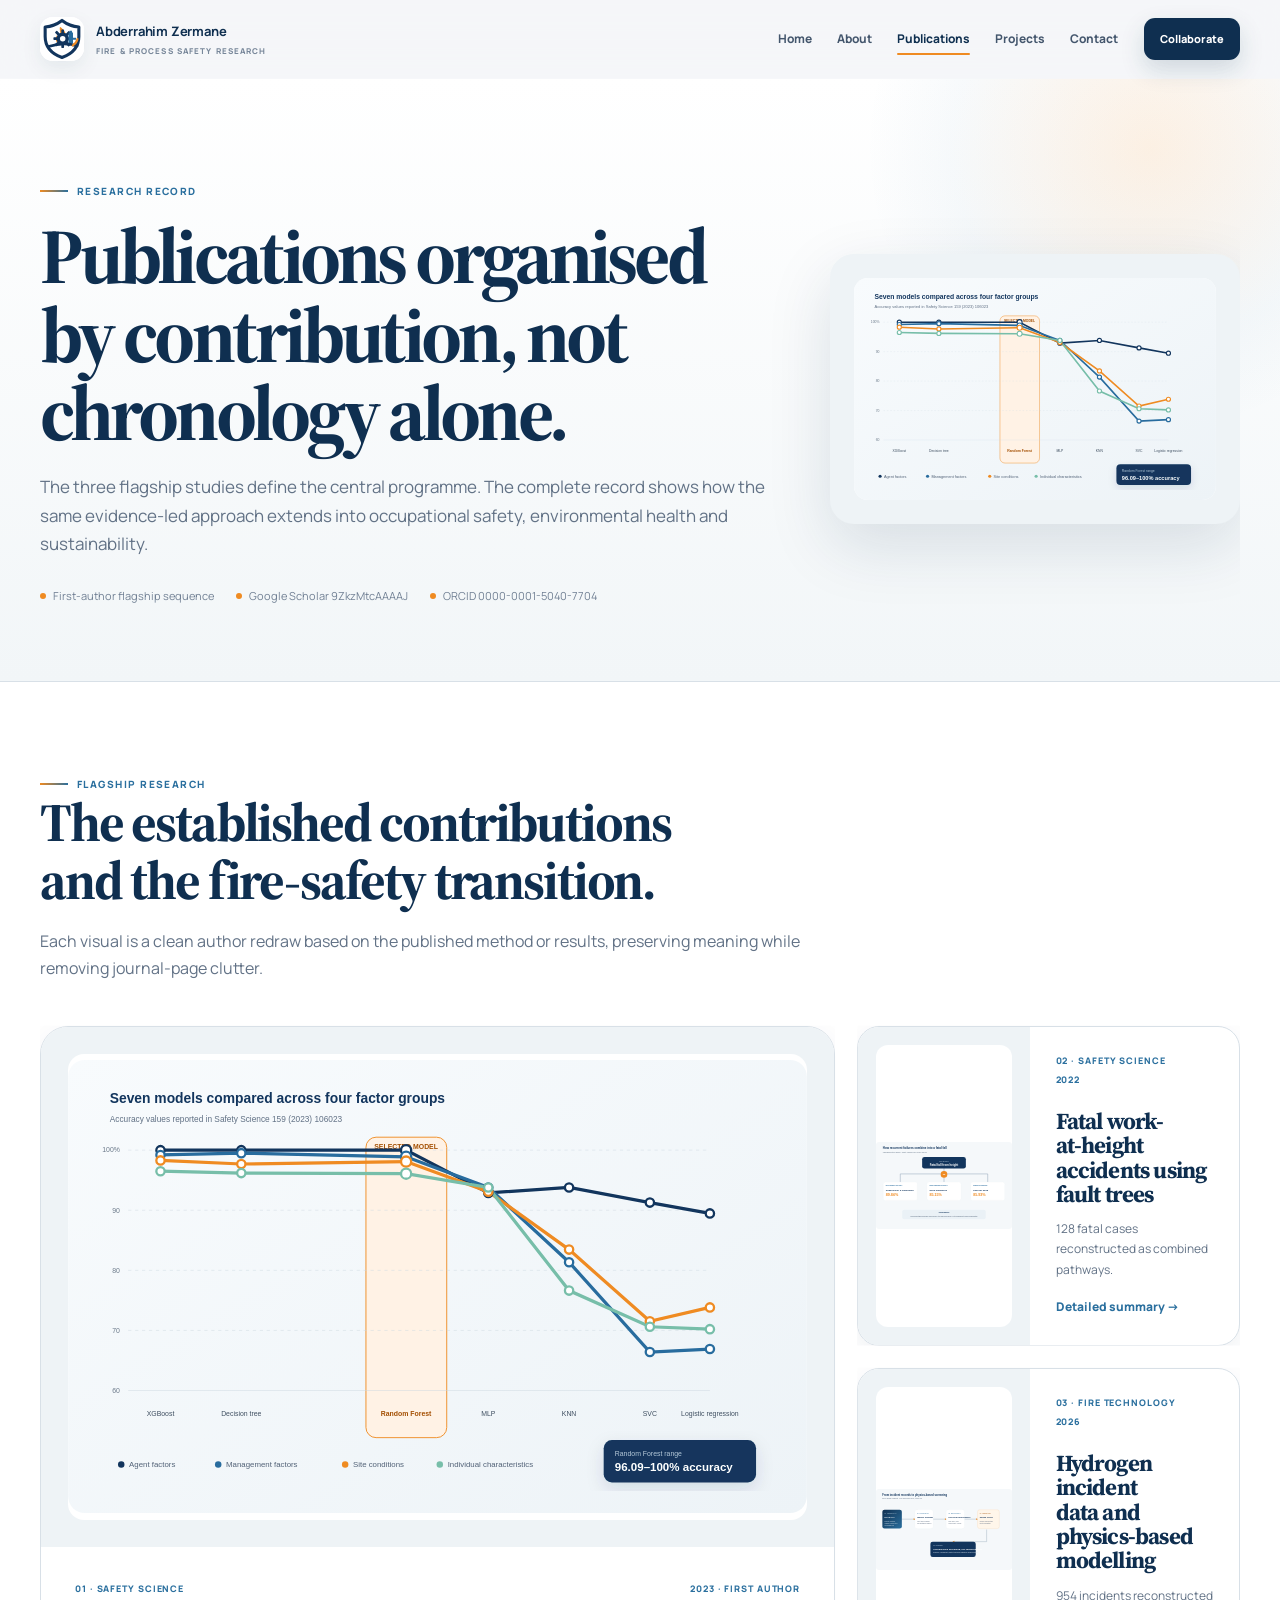
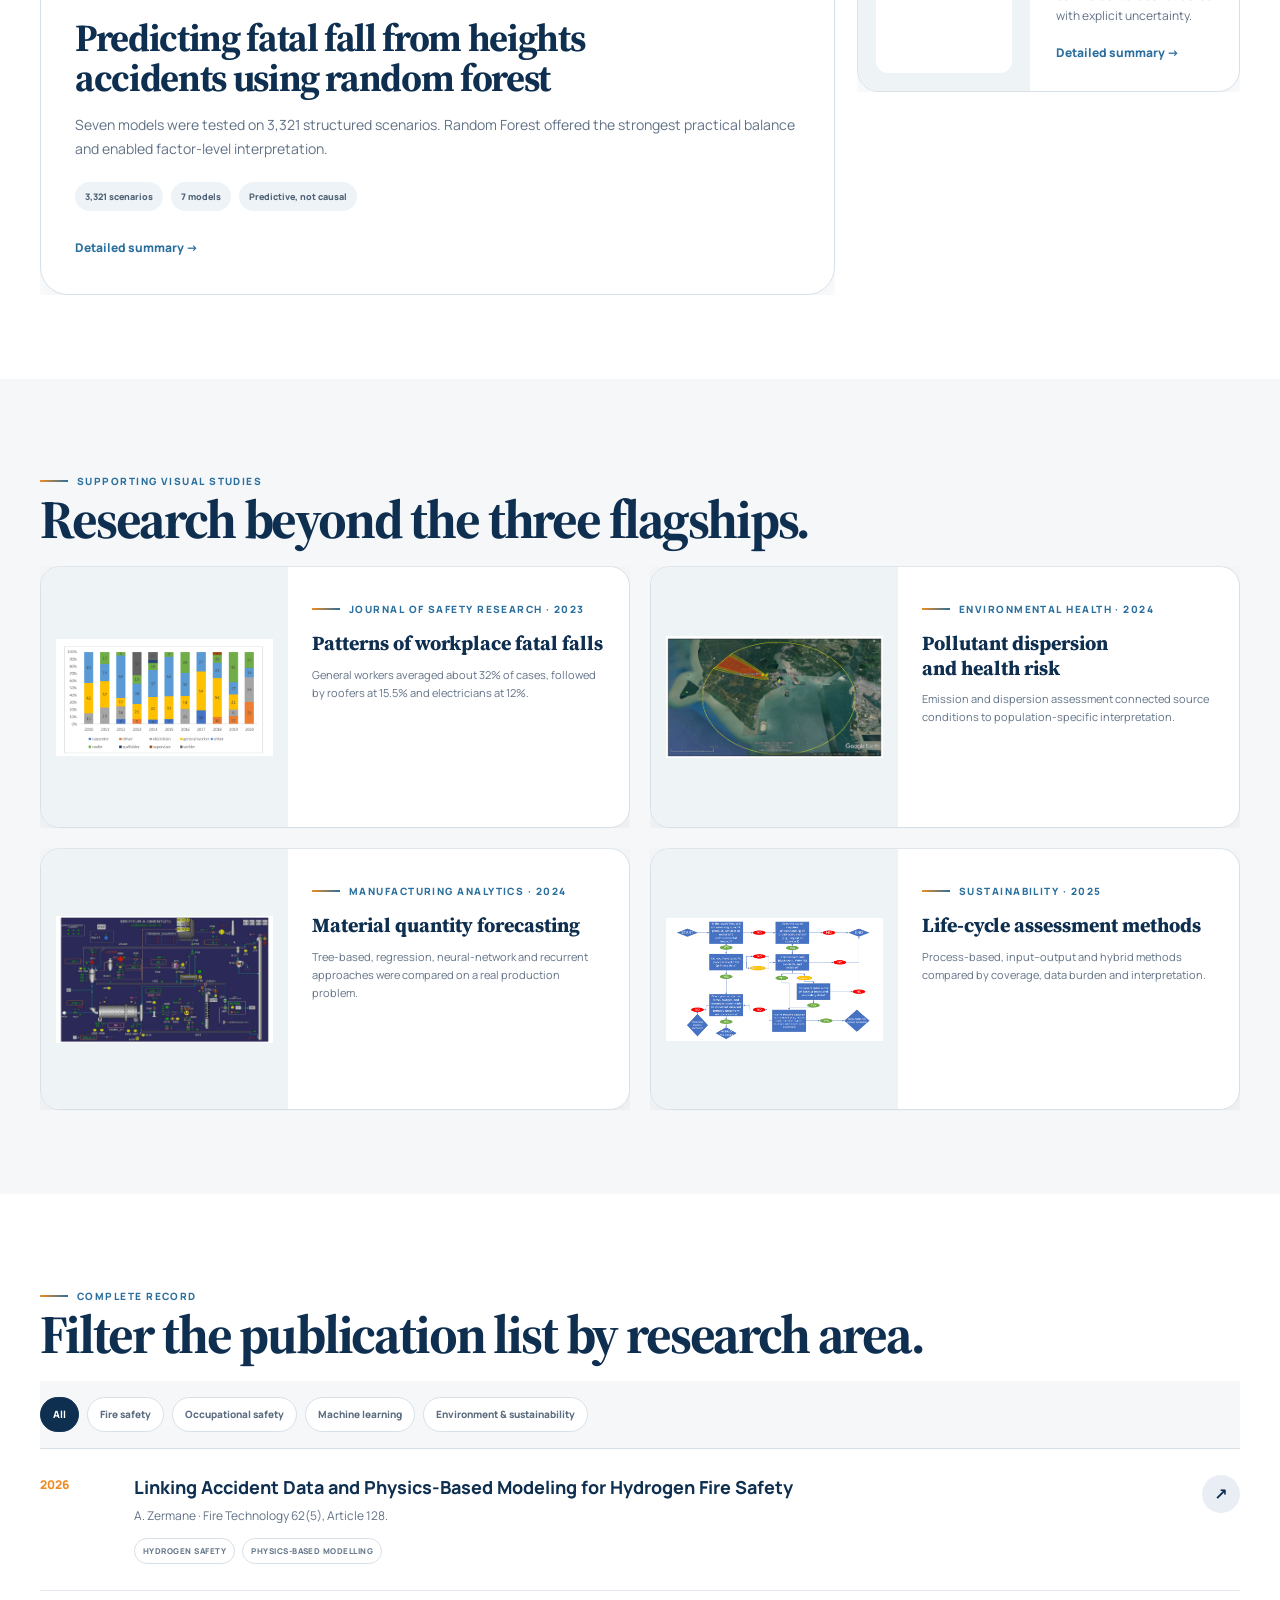
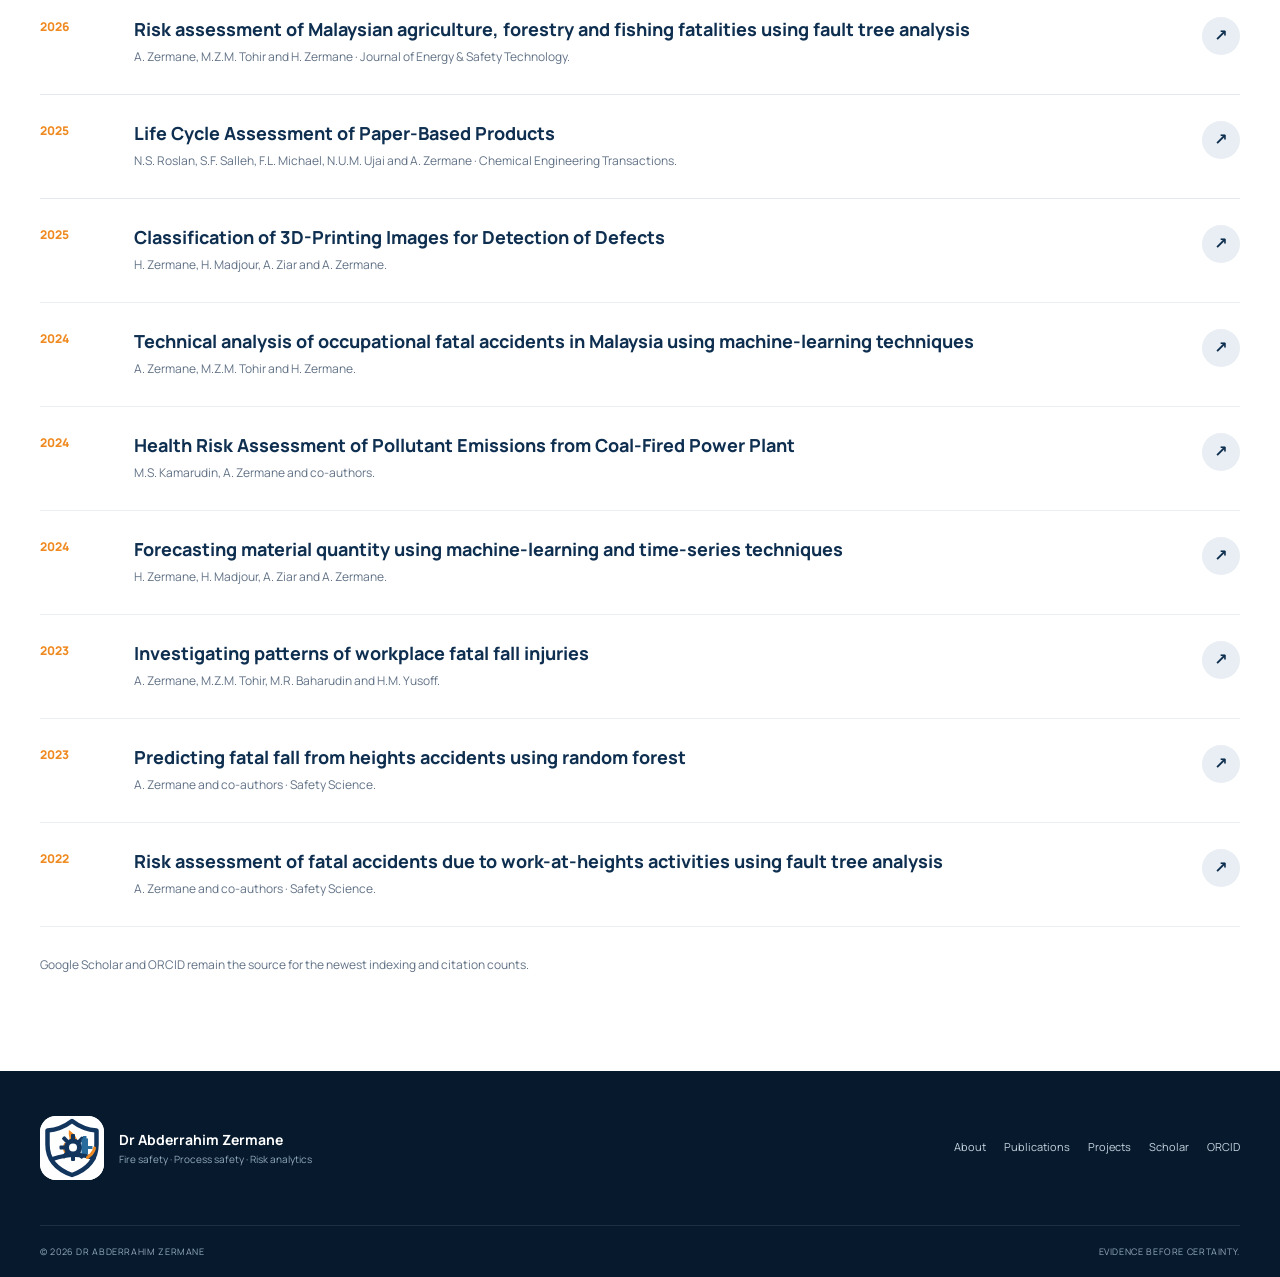
<file: publications.html>
<!doctype html><html lang="en"><head><meta charset="utf-8"><meta name="viewport" content="width=device-width,initial-scale=1"><meta name="theme-color" content="#0f2f50"><meta name="robots" content="index,follow,max-image-preview:large,max-snippet:-1,max-video-preview:-1"><title>Publications | Dr Abderrahim Zermane</title><meta name="description" content="Flagship and supporting publications by Dr Abderrahim Zermane in fatal-fall prevention, machine learning, fault trees, hydrogen fire safety, environmental health and sustainability."><meta name="author" content="Dr Abderrahim Zermane"><link rel="canonical" href="https://azermane.com/publications.html"><meta property="og:type" content="website"><meta property="og:title" content="Publications | Dr Abderrahim Zermane"><meta property="og:description" content="Flagship and supporting publications by Dr Abderrahim Zermane."><meta property="og:url" content="https://azermane.com/publications.html"><meta property="og:image" content="https://azermane.com/assets/figure-random-forest.svg"><meta name="twitter:card" content="summary_large_image"><link rel="icon" href="/assets/brand-shield.svg"><link rel="apple-touch-icon" href="/assets/logo.png"><link rel="preconnect" href="https://fonts.googleapis.com"><link rel="preconnect" href="https://fonts.gstatic.com" crossorigin><link href="https://fonts.googleapis.com/css2?family=Manrope:wght@400;500;600;700;800&family=Source+Serif+4:opsz,wght@8..60,600;8..60,700;8..60,800&display=swap" rel="stylesheet"><link rel="stylesheet" href="/site-base.css"><link rel="stylesheet" href="/site-home.css"><link rel="stylesheet" href="/site-pages.css"><link rel="stylesheet" href="/site-responsive.css"></head><body><div class="scroll-progress" aria-hidden="true"></div><a class="skip-link" href="#main">Skip to content</a><header class="site-header"><div class="shell header-inner"><a class="brand" href="/" aria-label="Homepage"><img class="brand-icon" src="/assets/brand-shield.svg" alt=""><span class="brand-copy"><strong>Abderrahim Zermane</strong><span>Fire &amp; process safety research</span></span></a><button class="menu-button" type="button" aria-expanded="false" aria-controls="primary-nav"><span></span><span></span><span></span><span class="sr-only">Open navigation</span></button><nav class="nav" id="primary-nav"><a href="/">Home</a><a href="/about.html">About</a><a href="/publications.html">Publications</a><a href="/projects.html">Projects</a><a href="/#contact">Contact</a></nav><a class="header-action" href="/#contact">Collaborate</a></div></header><main id="main" class="page-main"><section class="page-hero"><div class="shell page-hero-grid"><div><span class="eyebrow">Research record</span><h1>Publications organised by contribution, not chronology alone.</h1><p>The three flagship studies define the central programme. The complete record shows how the same evidence-led approach extends into occupational safety, environmental health and sustainability.</p><div class="page-meta"><span>First-author flagship sequence</span><span>Google Scholar 9ZkzMtcAAAAJ</span><span>ORCID 0000-0001-5040-7704</span></div></div><div class="paper-figure"><img src="/assets/figure-random-forest.svg" alt="Accuracy comparison across seven machine-learning models"></div></div></section><section class="content-section white"><div class="shell"><span class="eyebrow">Flagship research</span><h2>The established contributions and the fire-safety transition.</h2><p class="intro">Each visual is a clean author redraw based on the published method or results, preserving meaning while removing journal-page clutter.</p><div class="flagship-layout"><article class="paper-feature"><div class="figure-wrap"><img src="/assets/figure-random-forest.svg" alt="Accuracy comparison across seven machine-learning models"></div><div class="paper-body"><div class="paper-kicker"><span>01 · Safety Science</span><span>2023 · First author</span></div><h3>Predicting fatal fall from heights accidents using random forest</h3><p class="paper-summary">Seven models were tested on 3,321 structured scenarios. Random Forest offered the strongest practical balance and enabled factor-level interpretation.</p><div class="paper-facts"><span>3,321 scenarios</span><span>7 models</span><span>Predictive, not causal</span></div><a class="text-link" href="/paper-random-forest.html">Detailed summary →</a></div></article><div class="paper-stack"><article class="paper-compact"><div class="figure-wrap"><img src="/assets/figure-fault-tree.svg" alt="Fault-tree structure for fatal work-at-height accidents"></div><div class="paper-body"><div class="paper-kicker"><span>02 · Safety Science</span><span>2022</span></div><h3>Fatal work-at-height accidents using fault trees</h3><p class="paper-summary">128 fatal cases reconstructed as combined pathways.</p><a class="text-link" href="/paper-fault-tree.html">Detailed summary →</a></div></article><article class="paper-compact"><div class="figure-wrap"><img src="/assets/figure-hydrogen.svg" alt="Hydrogen incident data to physics workflow"></div><div class="paper-body"><div class="paper-kicker"><span>03 · Fire Technology</span><span>2026</span></div><h3>Hydrogen incident data and physics-based modelling</h3><p class="paper-summary">954 incidents reconstructed with explicit uncertainty.</p><a class="text-link" href="/paper-hydrogen-fire-safety.html">Detailed summary →</a></div></article></div></div></div></section><section class="content-section"><div class="shell"><span class="eyebrow">Supporting visual studies</span><h2>Research beyond the three flagships.</h2><div class="supporting-list"><article class="supporting-item"><img src="/assets/paper-patterns.png" alt="Workplace fatal-fall pattern results"><div><span class="eyebrow">Journal of Safety Research · 2023</span><h3>Patterns of workplace fatal falls</h3><p>General workers averaged about 32% of cases, followed by roofers at 15.5% and electricians at 12%.</p></div></article><article class="supporting-item"><img src="/assets/paper-coal.png" alt="Coal-fired power-plant health-risk results"><div><span class="eyebrow">Environmental health · 2024</span><h3>Pollutant dispersion and health risk</h3><p>Emission and dispersion assessment connected source conditions to population-specific interpretation.</p></div></article><article class="supporting-item"><img src="/assets/paper-forecast.png" alt="Material forecasting results"><div><span class="eyebrow">Manufacturing analytics · 2024</span><h3>Material quantity forecasting</h3><p>Tree-based, regression, neural-network and recurrent approaches were compared on a real production problem.</p></div></article><article class="supporting-item"><img src="/assets/paper-lca.png" alt="PRISMA workflow from life-cycle assessment review"><div><span class="eyebrow">Sustainability · 2025</span><h3>Life-cycle assessment methods</h3><p>Process-based, input–output and hybrid methods compared by coverage, data burden and interpretation.</p></div></article></div></div></section><section class="content-section white"><div class="shell"><span class="eyebrow">Complete record</span><h2>Filter the publication list by research area.</h2><div class="publication-filterbar"><button class="pub-filter active" data-filter="all">All</button><button class="pub-filter" data-filter="fire">Fire safety</button><button class="pub-filter" data-filter="occupational">Occupational safety</button><button class="pub-filter" data-filter="ml">Machine learning</button><button class="pub-filter" data-filter="environment">Environment &amp; sustainability</button></div><div class="publication-list"><article class="publication-item" data-topic="fire"><span class="publication-year">2026</span><div><h3>Linking Accident Data and Physics-Based Modeling for Hydrogen Fire Safety</h3><p>A. Zermane · Fire Technology 62(5), Article 128.</p><div class="tag-row"><span>Hydrogen safety</span><span>Physics-based modelling</span></div></div><a class="publication-arrow" href="/paper-hydrogen-fire-safety.html">↗</a></article><article class="publication-item" data-topic="occupational"><span class="publication-year">2026</span><div><h3>Risk assessment of Malaysian agriculture, forestry and fishing fatalities using fault tree analysis</h3><p>A. Zermane, M.Z.M. Tohir and H. Zermane · Journal of Energy &amp; Safety Technology.</p></div><a class="publication-arrow" href="https://doi.org/10.11113/jest.v9.223">↗</a></article><article class="publication-item" data-topic="environment"><span class="publication-year">2025</span><div><h3>Life Cycle Assessment of Paper-Based Products</h3><p>N.S. Roslan, S.F. Salleh, F.L. Michael, N.U.M. Ujai and A. Zermane · Chemical Engineering Transactions.</p></div><a class="publication-arrow" href="https://www.aidic.it/cet/25/122/048.pdf">↗</a></article><article class="publication-item" data-topic="ml"><span class="publication-year">2025</span><div><h3>Classification of 3D-Printing Images for Detection of Defects</h3><p>H. Zermane, H. Madjour, A. Ziar and A. Zermane.</p></div><a class="publication-arrow" href="https://doi.org/10.1007/978-3-031-84873-5_34">↗</a></article><article class="publication-item" data-topic="ml occupational"><span class="publication-year">2024</span><div><h3>Technical analysis of occupational fatal accidents in Malaysia using machine-learning techniques</h3><p>A. Zermane, M.Z.M. Tohir and H. Zermane.</p></div><a class="publication-arrow" href="https://doi.org/10.1541/ieejjia.24002974">↗</a></article><article class="publication-item" data-topic="environment"><span class="publication-year">2024</span><div><h3>Health Risk Assessment of Pollutant Emissions from Coal-Fired Power Plant</h3><p>M.S. Kamarudin, A. Zermane and co-authors.</p></div><a class="publication-arrow" href="https://doi.org/10.47836/pjst.32.1.10">↗</a></article><article class="publication-item" data-topic="ml"><span class="publication-year">2024</span><div><h3>Forecasting material quantity using machine-learning and time-series techniques</h3><p>H. Zermane, H. Madjour, A. Ziar and A. Zermane.</p></div><a class="publication-arrow" href="https://scholar.google.com/citations?user=9ZkzMtcAAAAJ&amp;hl=en">↗</a></article><article class="publication-item" data-topic="occupational"><span class="publication-year">2023</span><div><h3>Investigating patterns of workplace fatal fall injuries</h3><p>A. Zermane, M.Z.M. Tohir, M.R. Baharudin and H.M. Yusoff.</p></div><a class="publication-arrow" href="https://doi.org/10.1016/j.jsr.2023.05.003">↗</a></article><article class="publication-item" data-topic="ml occupational"><span class="publication-year">2023</span><div><h3>Predicting fatal fall from heights accidents using random forest</h3><p>A. Zermane and co-authors · Safety Science.</p></div><a class="publication-arrow" href="/paper-random-forest.html">↗</a></article><article class="publication-item" data-topic="occupational"><span class="publication-year">2022</span><div><h3>Risk assessment of fatal accidents due to work-at-heights activities using fault tree analysis</h3><p>A. Zermane and co-authors · Safety Science.</p></div><a class="publication-arrow" href="/paper-fault-tree.html">↗</a></article></div><p style="margin-top:28px;color:var(--muted);font-size:12px">Google Scholar and ORCID remain the source for the newest indexing and citation counts.</p></div></section></main><footer class="site-footer"><div class="shell footer-main"><div class="footer-brand"><img src="/assets/brand-shield.svg" alt=""><div><strong>Dr Abderrahim Zermane</strong><span>Fire safety · Process safety · Risk analytics</span></div></div><nav class="footer-links"><a href="/about.html">About</a><a href="/publications.html">Publications</a><a href="/projects.html">Projects</a><a href="https://scholar.google.com/citations?user=9ZkzMtcAAAAJ&amp;hl=en">Scholar</a><a href="https://orcid.org/0000-0001-5040-7704">ORCID</a></nav></div><div class="shell footer-bottom"><span>© <span data-year></span> Dr Abderrahim Zermane</span><span>Evidence before certainty.</span></div></footer><button class="back-top" type="button" aria-label="Back to top">↑</button><script src="/site.js"></script></body></html>
</file>
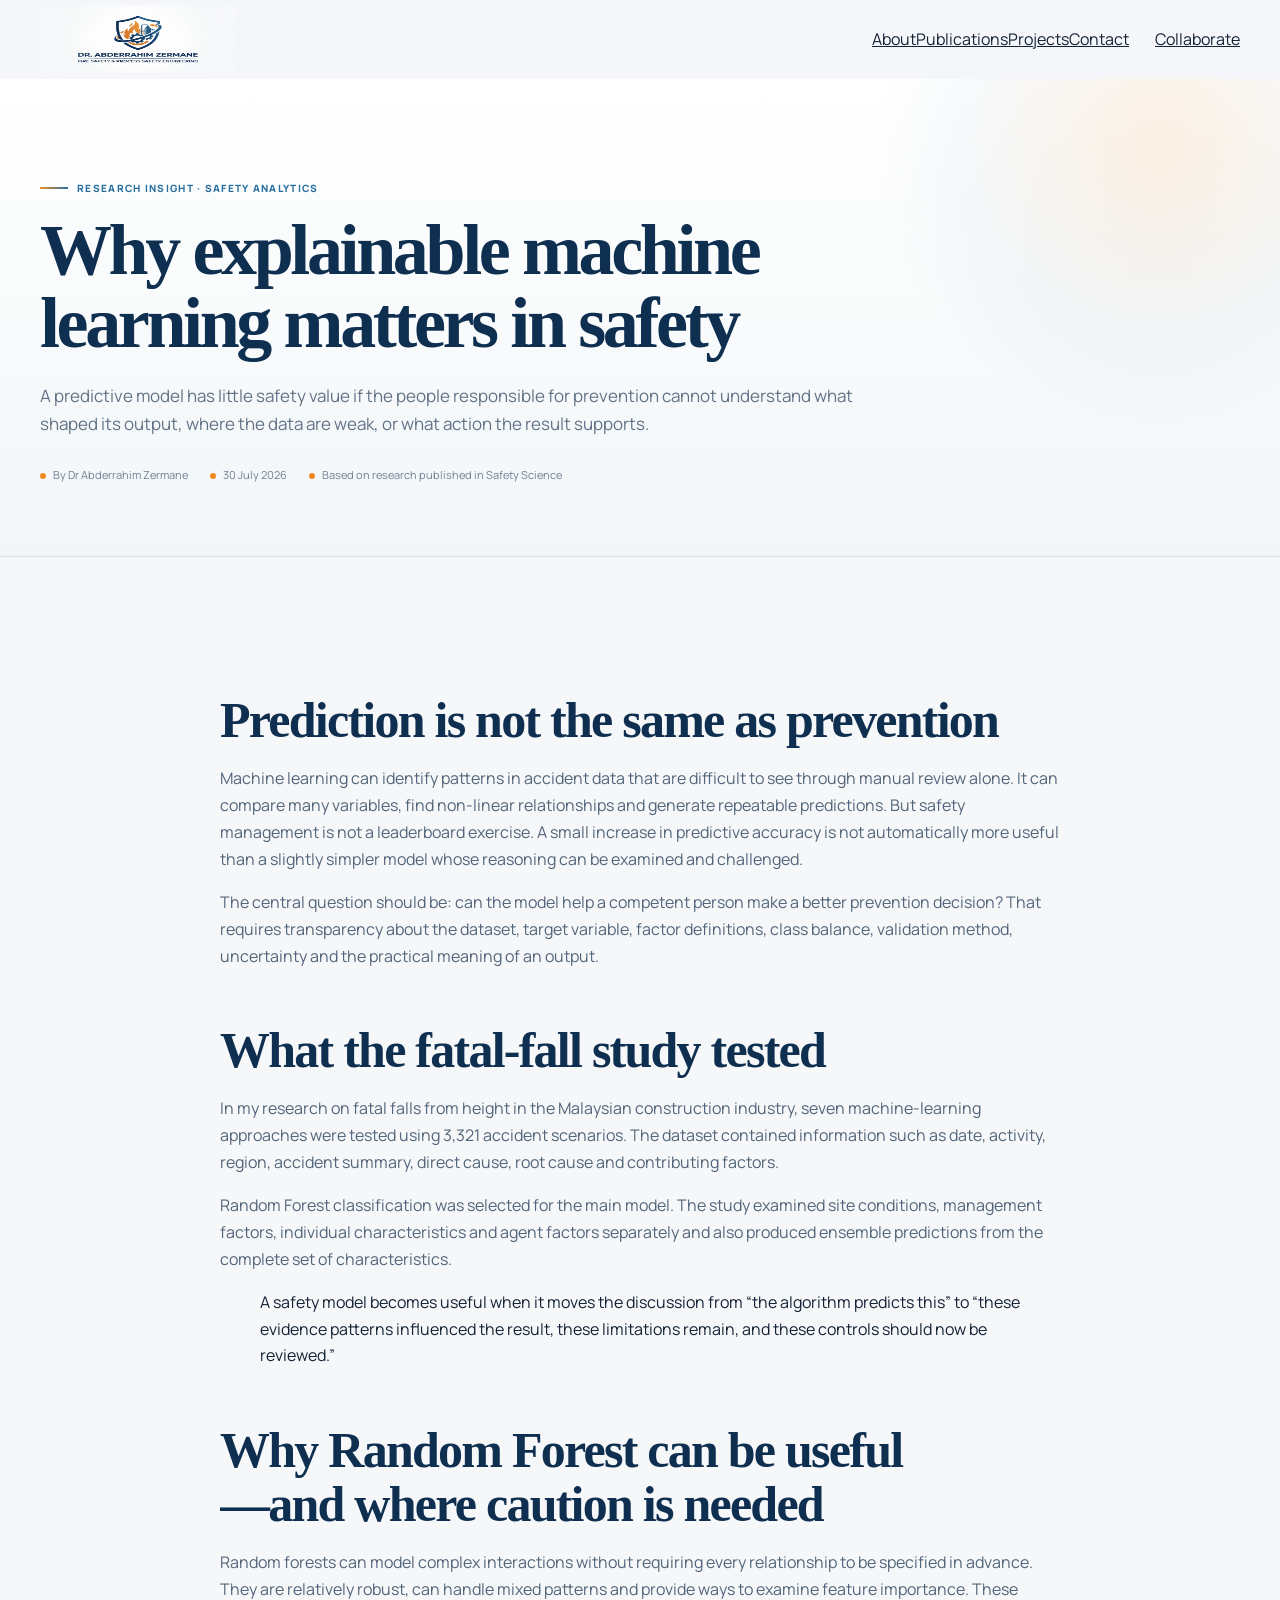
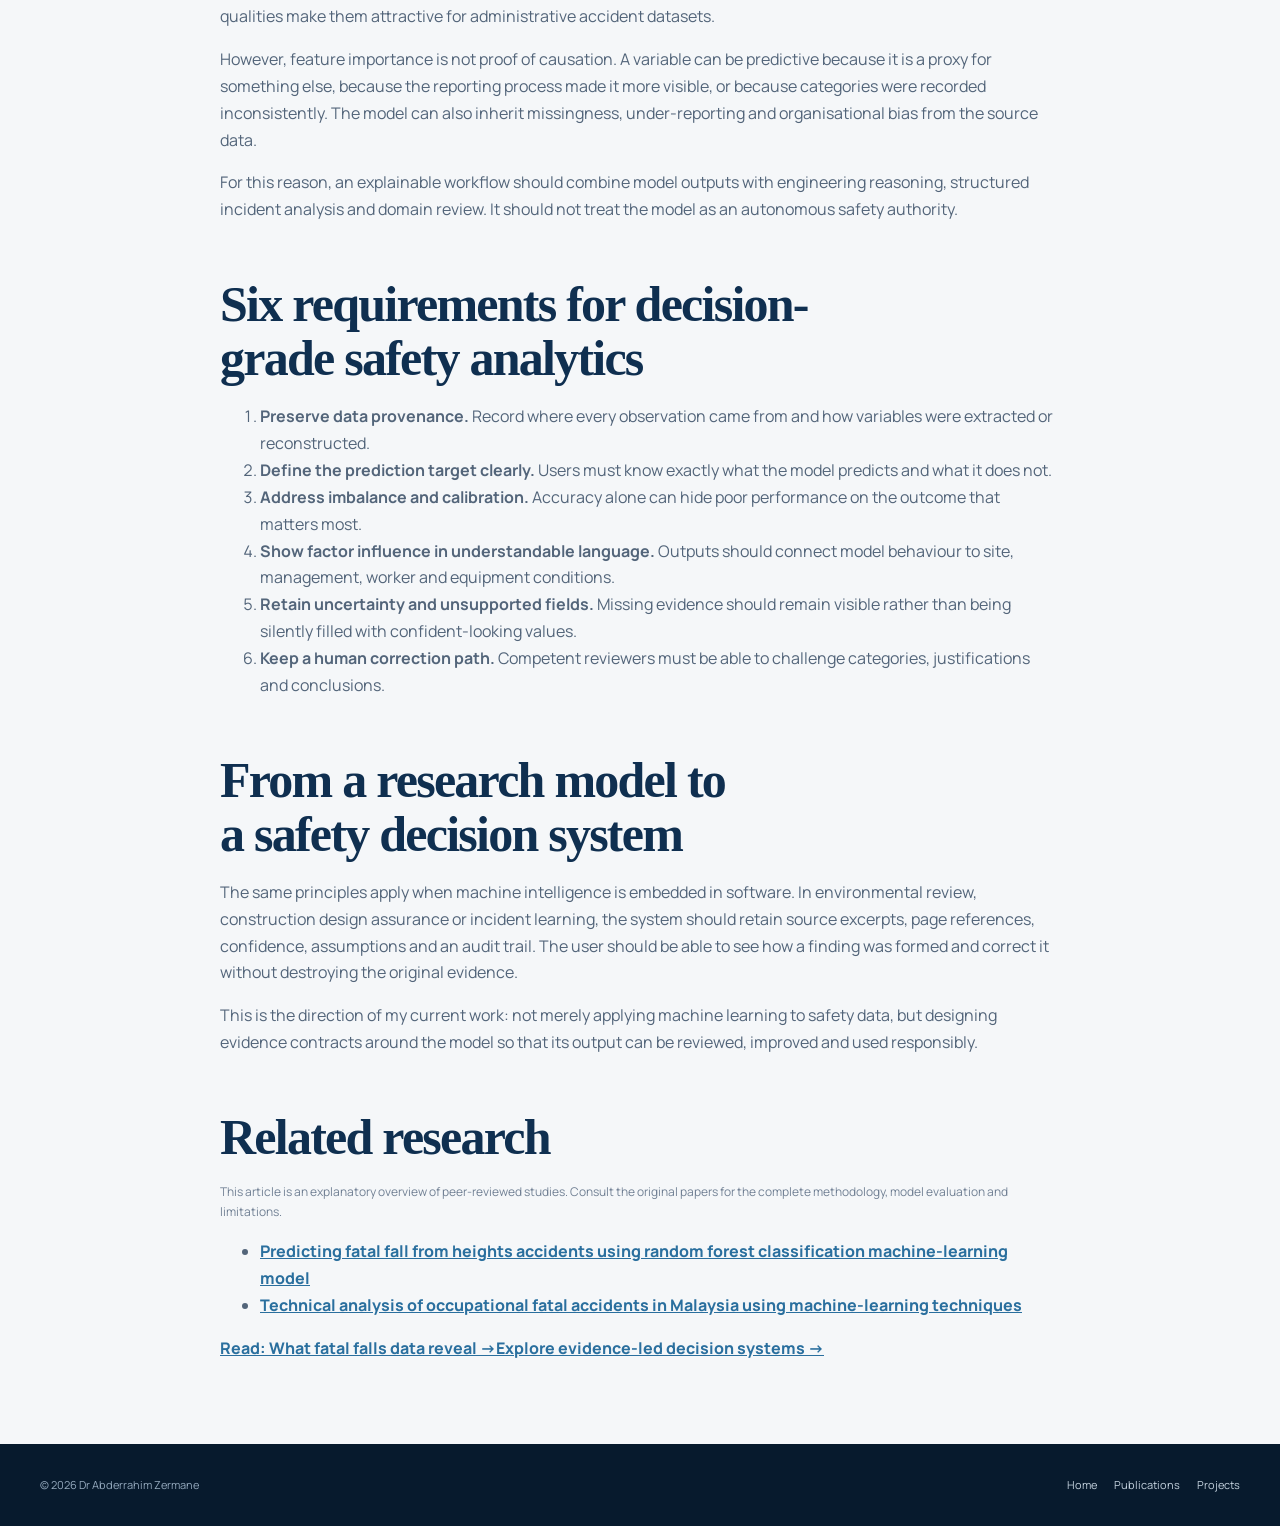
<file: insights/explainable-ml-safety.html>
<!doctype html>
<html lang="en">
<head>
  <meta charset="utf-8" />
  <meta name="viewport" content="width=device-width,initial-scale=1" />
  <meta name="theme-color" content="#12355d" />
  <meta name="description" content="Dr Abderrahim Zermane explains why machine-learning models used in safety must remain interpretable, traceable and connected to prevention decisions." />
  <meta name="author" content="Dr Abderrahim Zermane" />
  <meta name="robots" content="index,follow,max-image-preview:large,max-snippet:-1" />
  <link rel="canonical" href="https://azermane.com/insights/explainable-ml-safety.html" />
  <meta property="og:type" content="article" />
  <meta property="og:title" content="Why Explainable Machine Learning Matters in Safety | Dr Abderrahim Zermane" />
  <meta property="og:description" content="A practical research perspective on predictive safety models, interpretability, data limitations and human oversight." />
  <meta property="og:url" content="https://azermane.com/insights/explainable-ml-safety.html" />
  <meta property="og:image" content="https://azermane.com/assets/paper-random-forest.png" />
  <meta property="og:image:alt" content="Comparison of seven machine-learning classifiers from the fatal-fall study" />
  <meta name="twitter:card" content="summary_large_image" />
  <title>Explainable Machine Learning for Safety | Dr Abderrahim Zermane</title>
  <link rel="icon" type="image/png" href="/assets/logo.png?v=20260731" />
  <link rel="apple-touch-icon" href="/assets/logo.png?v=20260731" />
  <link rel="preconnect" href="https://fonts.googleapis.com" />
  <link rel="preconnect" href="https://fonts.gstatic.com" crossorigin />
  <link href="https://fonts.googleapis.com/css2?family=DM+Sans:wght@400;500;600;700&family=Manrope:wght@500;600;700;800&display=swap" rel="stylesheet" />
  <link rel="stylesheet" href="/content.css" />
  <script type="application/ld+json">{"@context":"https://schema.org","@type":"Article","@id":"https://azermane.com/insights/explainable-ml-safety.html#article","headline":"Why Explainable Machine Learning Matters in Safety","description":"A practical research perspective on predictive safety models, interpretability, data limitations and human oversight.","datePublished":"2026-07-30","dateModified":"2026-07-31","mainEntityOfPage":"https://azermane.com/insights/explainable-ml-safety.html","author":{"@id":"https://azermane.com/#abderrahim-zermane"},"publisher":{"@type":"Person","@id":"https://azermane.com/#abderrahim-zermane","name":"Dr Abderrahim Zermane"},"image":"https://azermane.com/assets/paper-random-forest.png","about":["Explainable machine learning","Safety analytics","Occupational accidents","Random forest","Risk management"]}</script>
</head>
<body>
  <a class="skip-link" href="#main">Skip to content</a>
  <header class="site-header">
    <div class="shell header-inner">
      <a class="brand" href="/" aria-label="Dr Abderrahim Zermane homepage"><img class="brand-logo" src="/assets/logo_writing.png?v=20260731" alt="Dr Abderrahim Zermane — Fire Safety and Process Safety Engineering" width="196" height="68" /></a>
      <button class="menu-button" type="button" aria-expanded="false" aria-controls="primary-nav"><span></span><span></span><span></span><span class="sr-only">Open navigation</span></button>
      <nav id="primary-nav" class="primary-nav" aria-label="Primary navigation"><a href="/about.html">About</a><a href="/publications.html">Publications</a><a href="/projects.html">Projects</a><a href="/#contact">Contact</a></nav>
      <a class="header-cta" href="/#contact">Collaborate</a>
    </div>
  </header>

  <main id="main">
    <article>
      <header class="page-hero"><div class="shell"><span class="eyebrow">Research insight · Safety analytics</span><h1>Why explainable machine learning matters in safety</h1><p>A predictive model has little safety value if the people responsible for prevention cannot understand what shaped its output, where the data are weak, or what action the result supports.</p><div class="article-meta"><span>By Dr Abderrahim Zermane</span><span>30 July 2026</span><span>Based on research published in Safety Science</span></div></div></header>
      <section class="content-section"><div class="shell article-body">
        <h2>Prediction is not the same as prevention</h2>
        <p>Machine learning can identify patterns in accident data that are difficult to see through manual review alone. It can compare many variables, find non-linear relationships and generate repeatable predictions. But safety management is not a leaderboard exercise. A small increase in predictive accuracy is not automatically more useful than a slightly simpler model whose reasoning can be examined and challenged.</p>
        <p>The central question should be: can the model help a competent person make a better prevention decision? That requires transparency about the dataset, target variable, factor definitions, class balance, validation method, uncertainty and the practical meaning of an output.</p>
        <h2>What the fatal-fall study tested</h2>
        <p>In my research on fatal falls from height in the Malaysian construction industry, seven machine-learning approaches were tested using 3,321 accident scenarios. The dataset contained information such as date, activity, region, accident summary, direct cause, root cause and contributing factors.</p>
        <p>Random Forest classification was selected for the main model. The study examined site conditions, management factors, individual characteristics and agent factors separately and also produced ensemble predictions from the complete set of characteristics.</p>
        <blockquote>A safety model becomes useful when it moves the discussion from “the algorithm predicts this” to “these evidence patterns influenced the result, these limitations remain, and these controls should now be reviewed.”</blockquote>
        <h2>Why Random Forest can be useful—and where caution is needed</h2>
        <p>Random forests can model complex interactions without requiring every relationship to be specified in advance. They are relatively robust, can handle mixed patterns and provide ways to examine feature importance. These qualities make them attractive for administrative accident datasets.</p>
        <p>However, feature importance is not proof of causation. A variable can be predictive because it is a proxy for something else, because the reporting process made it more visible, or because categories were recorded inconsistently. The model can also inherit missingness, under-reporting and organisational bias from the source data.</p>
        <p>For this reason, an explainable workflow should combine model outputs with engineering reasoning, structured incident analysis and domain review. It should not treat the model as an autonomous safety authority.</p>
        <h2>Six requirements for decision-grade safety analytics</h2>
        <ol><li><strong>Preserve data provenance.</strong> Record where every observation came from and how variables were extracted or reconstructed.</li><li><strong>Define the prediction target clearly.</strong> Users must know exactly what the model predicts and what it does not.</li><li><strong>Address imbalance and calibration.</strong> Accuracy alone can hide poor performance on the outcome that matters most.</li><li><strong>Show factor influence in understandable language.</strong> Outputs should connect model behaviour to site, management, worker and equipment conditions.</li><li><strong>Retain uncertainty and unsupported fields.</strong> Missing evidence should remain visible rather than being silently filled with confident-looking values.</li><li><strong>Keep a human correction path.</strong> Competent reviewers must be able to challenge categories, justifications and conclusions.</li></ol>
        <h2>From a research model to a safety decision system</h2>
        <p>The same principles apply when machine intelligence is embedded in software. In environmental review, construction design assurance or incident learning, the system should retain source excerpts, page references, confidence, assumptions and an audit trail. The user should be able to see how a finding was formed and correct it without destroying the original evidence.</p>
        <p>This is the direction of my current work: not merely applying machine learning to safety data, but designing evidence contracts around the model so that its output can be reviewed, improved and used responsibly.</p>
        <h2>Related research</h2>
        <p class="source-note">This article is an explanatory overview of peer-reviewed studies. Consult the original papers for the complete methodology, model evaluation and limitations.</p>
        <ul><li><a href="https://doi.org/10.1016/j.ssci.2022.106023" target="_blank" rel="noreferrer">Predicting fatal fall from heights accidents using random forest classification machine-learning model</a></li><li><a href="https://doi.org/10.1541/ieejjia.24002974" target="_blank" rel="noreferrer">Technical analysis of occupational fatal accidents in Malaysia using machine-learning techniques</a></li></ul>
        <div class="related"><a href="/insights/fatal-falls-malaysia.html">Read: What fatal falls data reveal →</a><a href="/projects.html">Explore evidence-led decision systems →</a></div>
      </div></section>
    </article>
  </main>

  <footer class="site-footer"><div class="shell"><span>© <span data-year></span> Dr Abderrahim Zermane</span><nav aria-label="Footer navigation"><a href="/">Home</a><a href="/publications.html">Publications</a><a href="/projects.html">Projects</a></nav></div></footer>
  <script src="/script.js"></script>
</body>
</html>
</file>
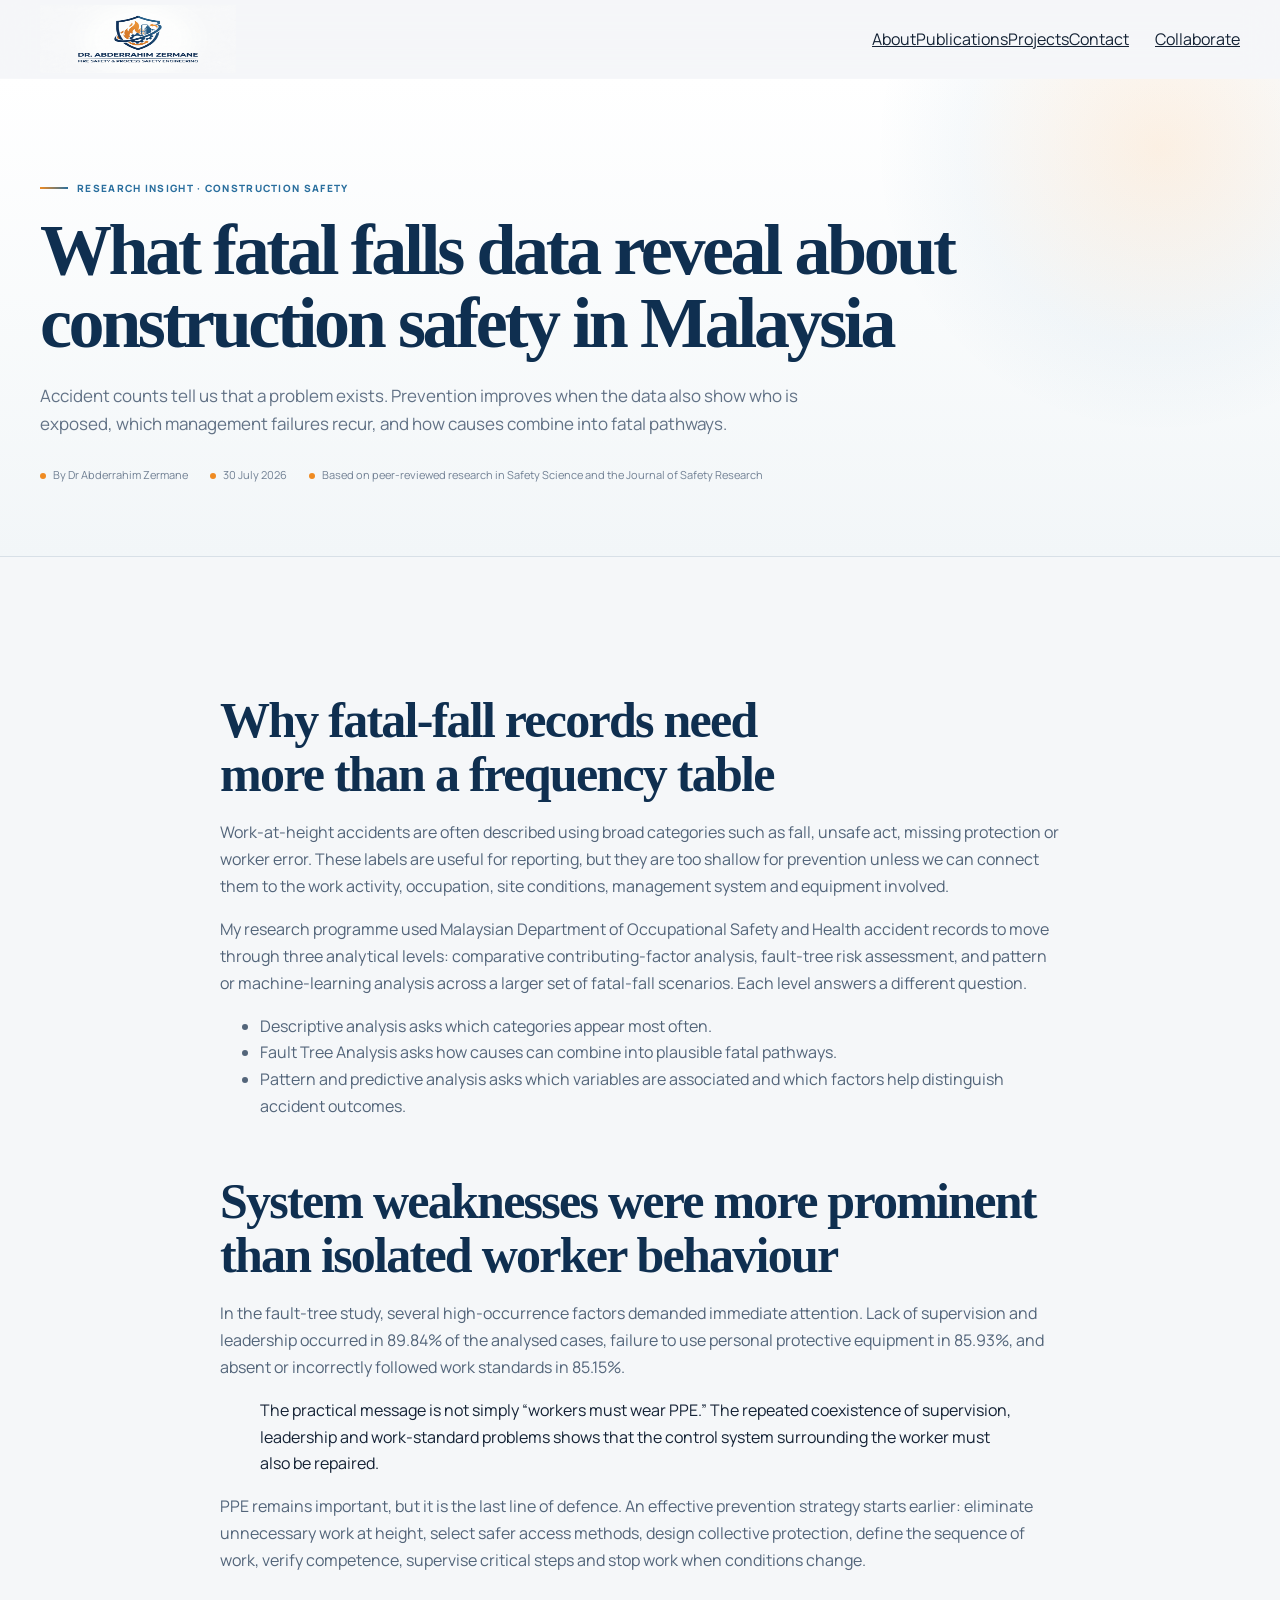
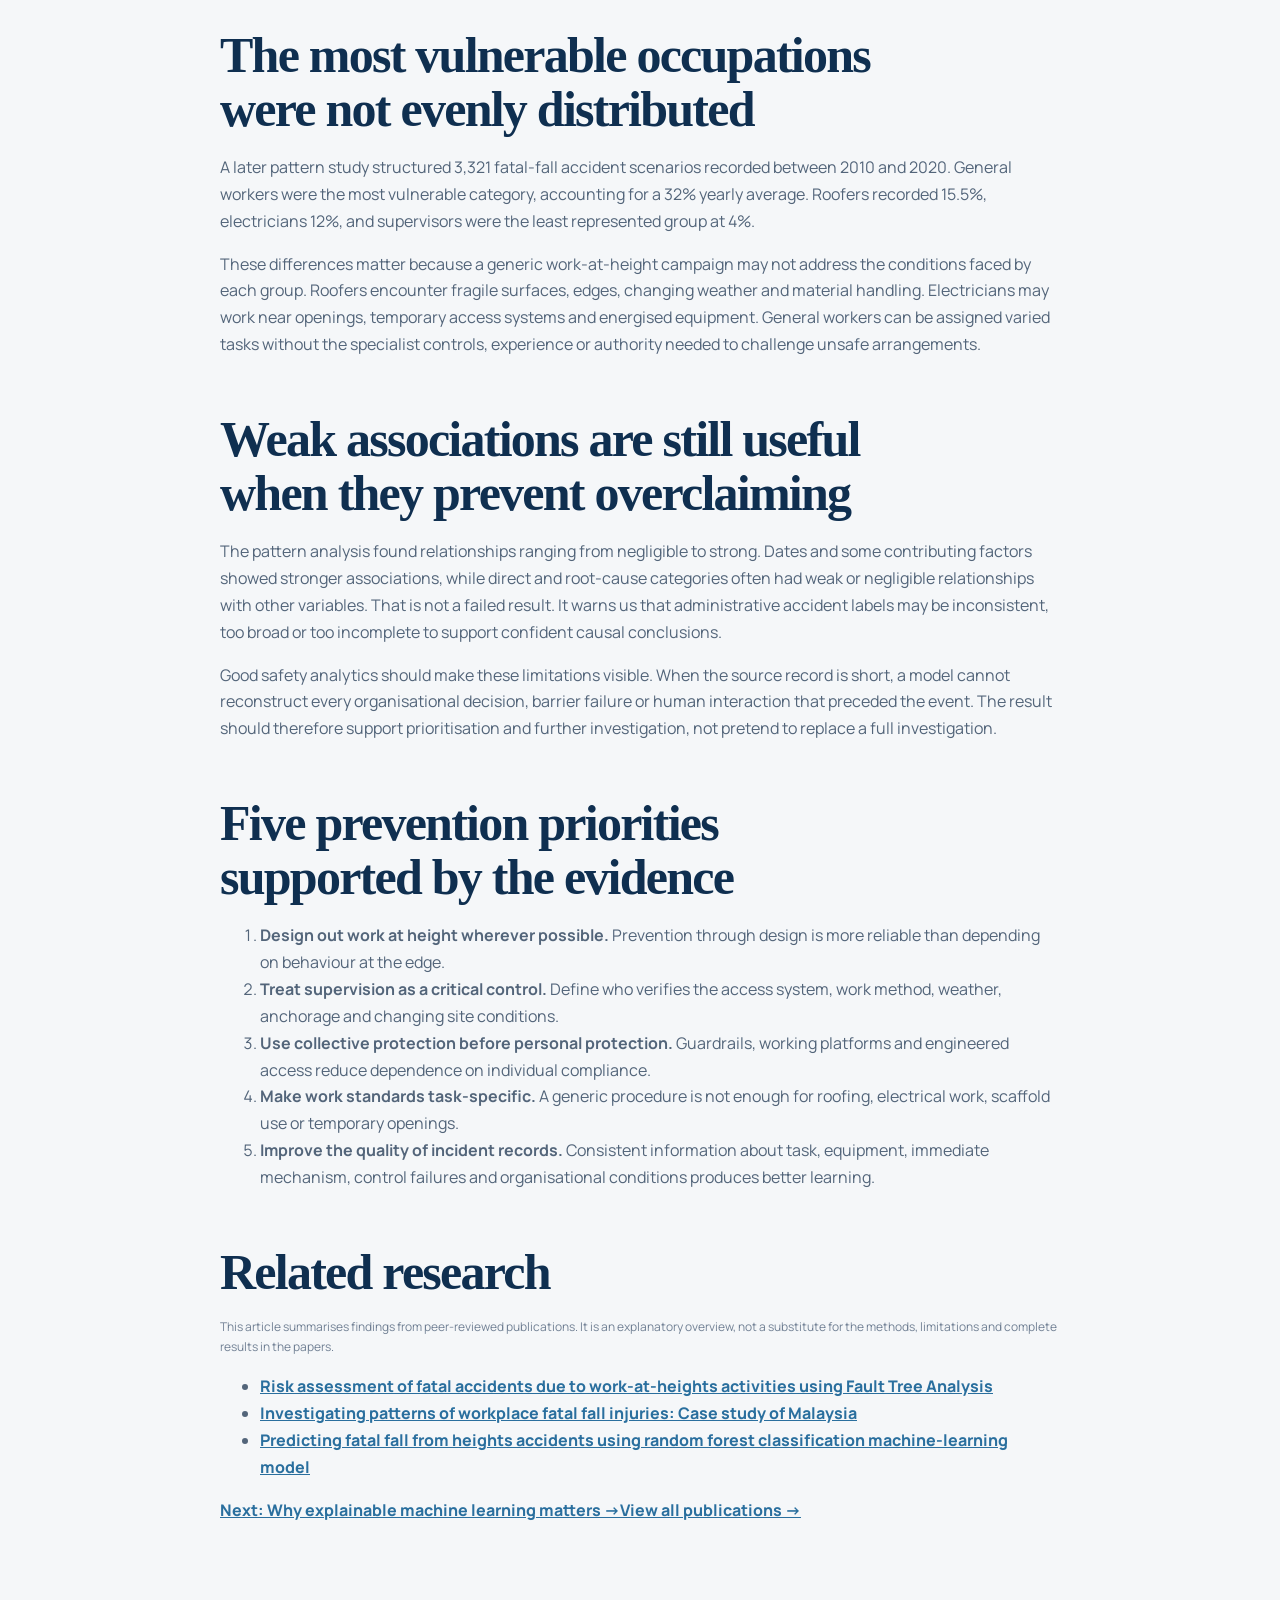
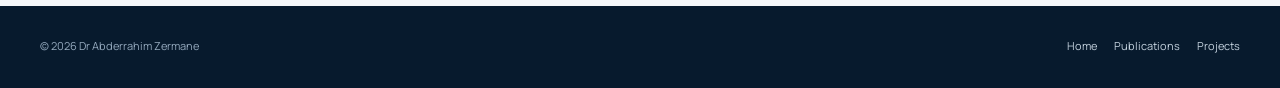
<file: insights/fatal-falls-malaysia.html>
<!doctype html>
<html lang="en">
<head>
  <meta charset="utf-8" />
  <meta name="viewport" content="width=device-width,initial-scale=1" />
  <meta name="theme-color" content="#12355d" />
  <meta name="description" content="Dr Abderrahim Zermane explains what Malaysian fatal-fall data reveal about supervision, PPE, work standards, vulnerable occupations and accident prevention." />
  <meta name="author" content="Dr Abderrahim Zermane" />
  <meta name="robots" content="index,follow,max-image-preview:large,max-snippet:-1" />
  <link rel="canonical" href="https://azermane.com/insights/fatal-falls-malaysia.html" />
  <meta property="og:type" content="article" />
  <meta property="og:title" content="What Fatal Falls Data Reveal About Construction Safety in Malaysia | Dr Abderrahim Zermane" />
  <meta property="og:description" content="A research-based explanation of the patterns, causes and prevention lessons found in Malaysian fatal falls from height data." />
  <meta property="og:url" content="https://azermane.com/insights/fatal-falls-malaysia.html" />
  <meta property="og:image" content="https://azermane.com/assets/paper-fault-tree.png" />
  <meta property="og:image:alt" content="Fault-tree pathway from the fatal work-at-height accident study" />
  <meta name="twitter:card" content="summary_large_image" />
  <title>Fatal Falls and Construction Safety in Malaysia | Dr Abderrahim Zermane</title>
  <link rel="icon" type="image/png" href="/assets/logo.png?v=20260731" />
  <link rel="apple-touch-icon" href="/assets/logo.png?v=20260731" />
  <link rel="preconnect" href="https://fonts.googleapis.com" />
  <link rel="preconnect" href="https://fonts.gstatic.com" crossorigin />
  <link href="https://fonts.googleapis.com/css2?family=DM+Sans:wght@400;500;600;700&family=Manrope:wght@500;600;700;800&display=swap" rel="stylesheet" />
  <link rel="stylesheet" href="/content.css" />
  <script type="application/ld+json">{"@context":"https://schema.org","@type":"Article","@id":"https://azermane.com/insights/fatal-falls-malaysia.html#article","headline":"What Fatal Falls Data Reveal About Construction Safety in Malaysia","description":"A research-based explanation of the patterns, causes and prevention lessons found in Malaysian fatal falls from height data.","datePublished":"2026-07-30","dateModified":"2026-07-31","mainEntityOfPage":"https://azermane.com/insights/fatal-falls-malaysia.html","author":{"@id":"https://azermane.com/#abderrahim-zermane"},"publisher":{"@type":"Person","@id":"https://azermane.com/#abderrahim-zermane","name":"Dr Abderrahim Zermane"},"image":"https://azermane.com/assets/paper-fault-tree.png","about":["Fatal falls","Construction safety","Occupational safety and health","Malaysia","Fault tree analysis"]}</script>
</head>
<body>
  <a class="skip-link" href="#main">Skip to content</a>
  <header class="site-header">
    <div class="shell header-inner">
      <a class="brand" href="/" aria-label="Dr Abderrahim Zermane homepage"><img class="brand-logo" src="/assets/logo_writing.png?v=20260731" alt="Dr Abderrahim Zermane — Fire Safety and Process Safety Engineering" width="196" height="68" /></a>
      <button class="menu-button" type="button" aria-expanded="false" aria-controls="primary-nav"><span></span><span></span><span></span><span class="sr-only">Open navigation</span></button>
      <nav id="primary-nav" class="primary-nav" aria-label="Primary navigation"><a href="/about.html">About</a><a href="/publications.html">Publications</a><a href="/projects.html">Projects</a><a href="/#contact">Contact</a></nav>
      <a class="header-cta" href="/#contact">Collaborate</a>
    </div>
  </header>

  <main id="main">
    <article>
      <header class="page-hero"><div class="shell"><span class="eyebrow">Research insight · Construction safety</span><h1>What fatal falls data reveal about construction safety in Malaysia</h1><p>Accident counts tell us that a problem exists. Prevention improves when the data also show who is exposed, which management failures recur, and how causes combine into fatal pathways.</p><div class="article-meta"><span>By Dr Abderrahim Zermane</span><span>30 July 2026</span><span>Based on peer-reviewed research in Safety Science and the Journal of Safety Research</span></div></div></header>
      <section class="content-section"><div class="shell article-body">
        <h2>Why fatal-fall records need more than a frequency table</h2>
        <p>Work-at-height accidents are often described using broad categories such as fall, unsafe act, missing protection or worker error. These labels are useful for reporting, but they are too shallow for prevention unless we can connect them to the work activity, occupation, site conditions, management system and equipment involved.</p>
        <p>My research programme used Malaysian Department of Occupational Safety and Health accident records to move through three analytical levels: comparative contributing-factor analysis, fault-tree risk assessment, and pattern or machine-learning analysis across a larger set of fatal-fall scenarios. Each level answers a different question.</p>
        <ul><li>Descriptive analysis asks which categories appear most often.</li><li>Fault Tree Analysis asks how causes can combine into plausible fatal pathways.</li><li>Pattern and predictive analysis asks which variables are associated and which factors help distinguish accident outcomes.</li></ul>
        <h2>System weaknesses were more prominent than isolated worker behaviour</h2>
        <p>In the fault-tree study, several high-occurrence factors demanded immediate attention. Lack of supervision and leadership occurred in 89.84% of the analysed cases, failure to use personal protective equipment in 85.93%, and absent or incorrectly followed work standards in 85.15%.</p>
        <blockquote>The practical message is not simply “workers must wear PPE.” The repeated coexistence of supervision, leadership and work-standard problems shows that the control system surrounding the worker must also be repaired.</blockquote>
        <p>PPE remains important, but it is the last line of defence. An effective prevention strategy starts earlier: eliminate unnecessary work at height, select safer access methods, design collective protection, define the sequence of work, verify competence, supervise critical steps and stop work when conditions change.</p>
        <h2>The most vulnerable occupations were not evenly distributed</h2>
        <p>A later pattern study structured 3,321 fatal-fall accident scenarios recorded between 2010 and 2020. General workers were the most vulnerable category, accounting for a 32% yearly average. Roofers recorded 15.5%, electricians 12%, and supervisors were the least represented group at 4%.</p>
        <p>These differences matter because a generic work-at-height campaign may not address the conditions faced by each group. Roofers encounter fragile surfaces, edges, changing weather and material handling. Electricians may work near openings, temporary access systems and energised equipment. General workers can be assigned varied tasks without the specialist controls, experience or authority needed to challenge unsafe arrangements.</p>
        <h2>Weak associations are still useful when they prevent overclaiming</h2>
        <p>The pattern analysis found relationships ranging from negligible to strong. Dates and some contributing factors showed stronger associations, while direct and root-cause categories often had weak or negligible relationships with other variables. That is not a failed result. It warns us that administrative accident labels may be inconsistent, too broad or too incomplete to support confident causal conclusions.</p>
        <p>Good safety analytics should make these limitations visible. When the source record is short, a model cannot reconstruct every organisational decision, barrier failure or human interaction that preceded the event. The result should therefore support prioritisation and further investigation, not pretend to replace a full investigation.</p>
        <h2>Five prevention priorities supported by the evidence</h2>
        <ol><li><strong>Design out work at height wherever possible.</strong> Prevention through design is more reliable than depending on behaviour at the edge.</li><li><strong>Treat supervision as a critical control.</strong> Define who verifies the access system, work method, weather, anchorage and changing site conditions.</li><li><strong>Use collective protection before personal protection.</strong> Guardrails, working platforms and engineered access reduce dependence on individual compliance.</li><li><strong>Make work standards task-specific.</strong> A generic procedure is not enough for roofing, electrical work, scaffold use or temporary openings.</li><li><strong>Improve the quality of incident records.</strong> Consistent information about task, equipment, immediate mechanism, control failures and organisational conditions produces better learning.</li></ol>
        <h2>Related research</h2>
        <p class="source-note">This article summarises findings from peer-reviewed publications. It is an explanatory overview, not a substitute for the methods, limitations and complete results in the papers.</p>
        <ul><li><a href="https://doi.org/10.1016/j.ssci.2022.105724" target="_blank" rel="noreferrer">Risk assessment of fatal accidents due to work-at-heights activities using Fault Tree Analysis</a></li><li><a href="https://doi.org/10.1016/j.jsr.2023.05.003" target="_blank" rel="noreferrer">Investigating patterns of workplace fatal fall injuries: Case study of Malaysia</a></li><li><a href="https://doi.org/10.1016/j.ssci.2022.106023" target="_blank" rel="noreferrer">Predicting fatal fall from heights accidents using random forest classification machine-learning model</a></li></ul>
        <div class="related"><a href="/insights/explainable-ml-safety.html">Next: Why explainable machine learning matters →</a><a href="/publications.html">View all publications →</a></div>
      </div></section>
    </article>
  </main>

  <footer class="site-footer"><div class="shell"><span>© <span data-year></span> Dr Abderrahim Zermane</span><nav aria-label="Footer navigation"><a href="/">Home</a><a href="/publications.html">Publications</a><a href="/projects.html">Projects</a></nav></div></footer>
  <script src="/script.js"></script>
</body>
</html>
</file>
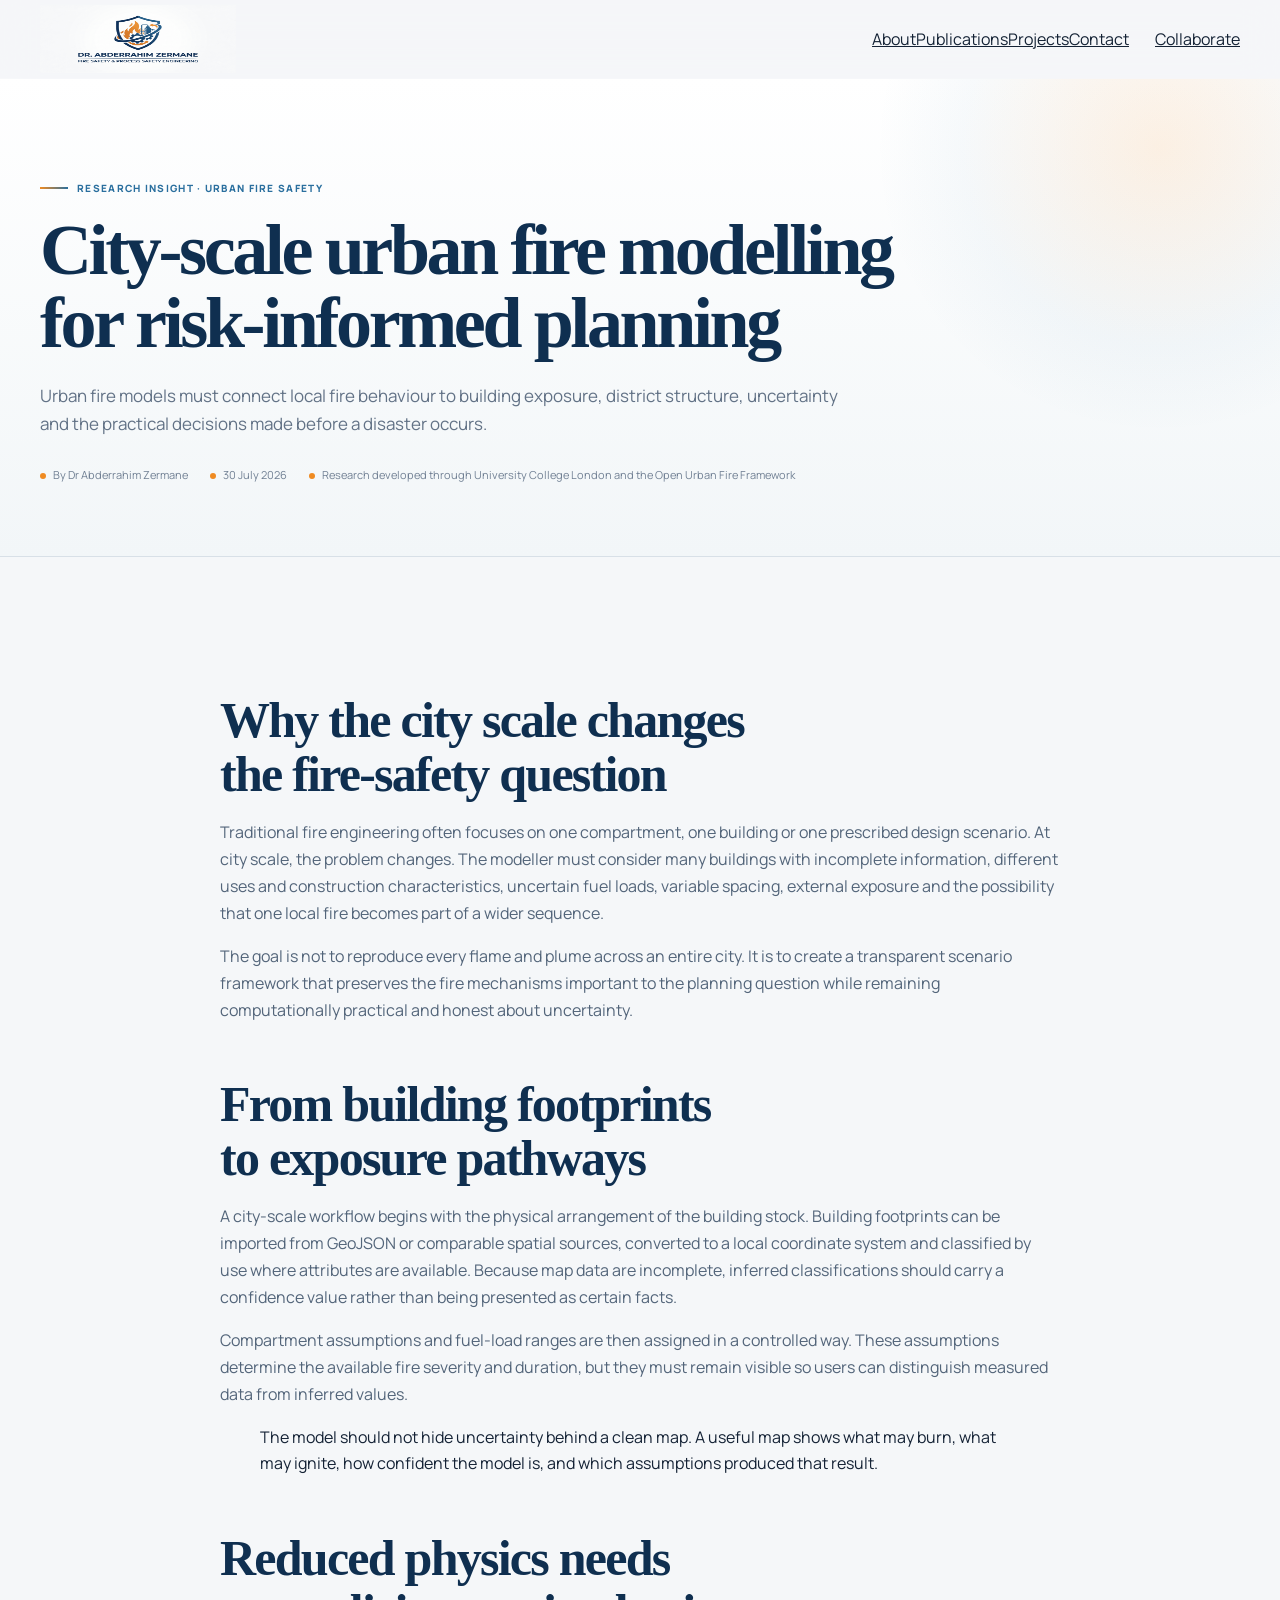
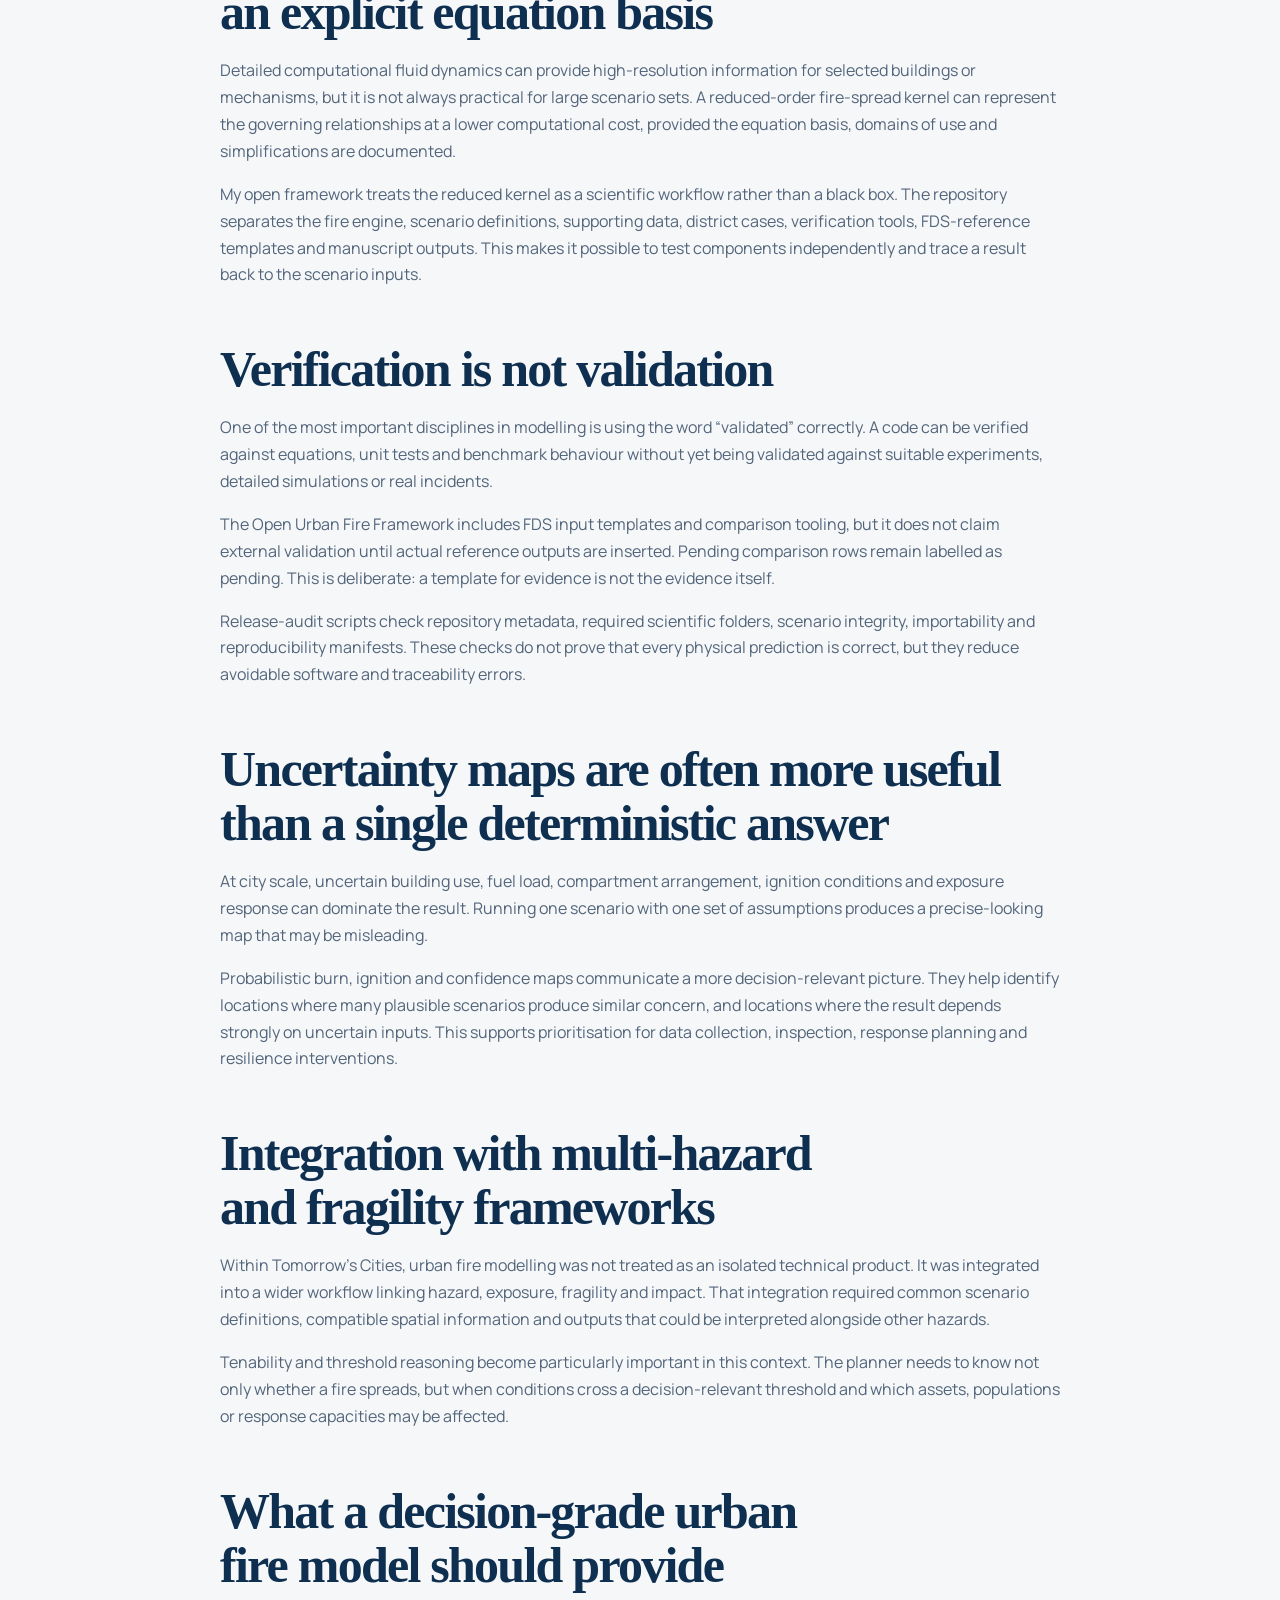
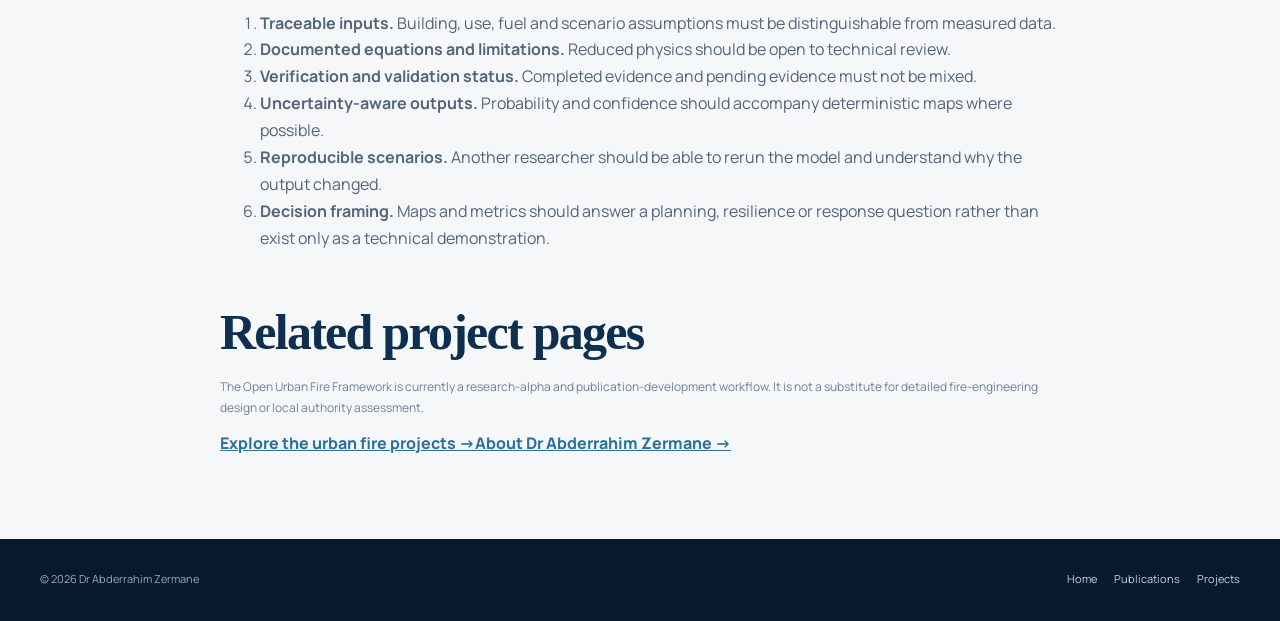
<file: insights/urban-fire-modelling.html>
<!doctype html>
<html lang="en">
<head>
  <meta charset="utf-8" />
  <meta name="viewport" content="width=device-width,initial-scale=1" />
  <meta name="theme-color" content="#12355d" />
  <meta name="description" content="Dr Abderrahim Zermane explains city-scale urban fire-spread modelling, exposure, scenario planning, validation and uncertainty within multi-hazard decision frameworks." />
  <meta name="author" content="Dr Abderrahim Zermane" />
  <meta name="robots" content="index,follow,max-image-preview:large,max-snippet:-1" />
  <link rel="canonical" href="https://azermane.com/insights/urban-fire-modelling.html" />
  <meta property="og:type" content="article" />
  <meta property="og:title" content="City-Scale Urban Fire Modelling for Risk-Informed Planning | Dr Abderrahim Zermane" />
  <meta property="og:description" content="How city-scale fire models connect buildings, fire dynamics, exposure, uncertainty and planning decisions." />
  <meta property="og:url" content="https://azermane.com/insights/urban-fire-modelling.html" />
  <meta property="og:image" content="https://azermane.com/assets/ucl-research-meeting.jpg" />
  <meta property="og:image:alt" content="Research discussion and modelling collaboration at University College London" />
  <meta name="twitter:card" content="summary_large_image" />
  <title>City-Scale Urban Fire Modelling | Dr Abderrahim Zermane</title>
  <link rel="icon" type="image/png" href="/assets/logo.png?v=20260731" />
  <link rel="apple-touch-icon" href="/assets/logo.png?v=20260731" />
  <link rel="preconnect" href="https://fonts.googleapis.com" />
  <link rel="preconnect" href="https://fonts.gstatic.com" crossorigin />
  <link href="https://fonts.googleapis.com/css2?family=DM+Sans:wght@400;500;600;700&family=Manrope:wght@500;600;700;800&display=swap" rel="stylesheet" />
  <link rel="stylesheet" href="/content.css" />
  <script type="application/ld+json">{"@context":"https://schema.org","@type":"Article","@id":"https://azermane.com/insights/urban-fire-modelling.html#article","headline":"City-Scale Urban Fire Modelling for Risk-Informed Planning","description":"How city-scale fire models connect buildings, fire dynamics, exposure, uncertainty and planning decisions.","datePublished":"2026-07-30","dateModified":"2026-07-31","mainEntityOfPage":"https://azermane.com/insights/urban-fire-modelling.html","author":{"@id":"https://azermane.com/#abderrahim-zermane"},"publisher":{"@type":"Person","@id":"https://azermane.com/#abderrahim-zermane","name":"Dr Abderrahim Zermane"},"image":"https://azermane.com/assets/ucl-research-meeting.jpg","about":["Urban fire spread","Physics-based fire modelling","City-scale risk","Multi-hazard planning","Model validation"]}</script>
</head>
<body>
  <a class="skip-link" href="#main">Skip to content</a>
  <header class="site-header">
    <div class="shell header-inner">
      <a class="brand" href="/" aria-label="Dr Abderrahim Zermane homepage"><img class="brand-logo" src="/assets/logo_writing.png?v=20260731" alt="Dr Abderrahim Zermane — Fire Safety and Process Safety Engineering" width="196" height="68" /></a>
      <button class="menu-button" type="button" aria-expanded="false" aria-controls="primary-nav"><span></span><span></span><span></span><span class="sr-only">Open navigation</span></button>
      <nav id="primary-nav" class="primary-nav" aria-label="Primary navigation"><a href="/about.html">About</a><a href="/publications.html">Publications</a><a href="/projects.html">Projects</a><a href="/#contact">Contact</a></nav>
      <a class="header-cta" href="/#contact">Collaborate</a>
    </div>
  </header>

  <main id="main">
    <article>
      <header class="page-hero"><div class="shell"><span class="eyebrow">Research insight · Urban fire safety</span><h1>City-scale urban fire modelling for risk-informed planning</h1><p>Urban fire models must connect local fire behaviour to building exposure, district structure, uncertainty and the practical decisions made before a disaster occurs.</p><div class="article-meta"><span>By Dr Abderrahim Zermane</span><span>30 July 2026</span><span>Research developed through University College London and the Open Urban Fire Framework</span></div></div></header>
      <section class="content-section"><div class="shell article-body">
        <h2>Why the city scale changes the fire-safety question</h2>
        <p>Traditional fire engineering often focuses on one compartment, one building or one prescribed design scenario. At city scale, the problem changes. The modeller must consider many buildings with incomplete information, different uses and construction characteristics, uncertain fuel loads, variable spacing, external exposure and the possibility that one local fire becomes part of a wider sequence.</p>
        <p>The goal is not to reproduce every flame and plume across an entire city. It is to create a transparent scenario framework that preserves the fire mechanisms important to the planning question while remaining computationally practical and honest about uncertainty.</p>
        <h2>From building footprints to exposure pathways</h2>
        <p>A city-scale workflow begins with the physical arrangement of the building stock. Building footprints can be imported from GeoJSON or comparable spatial sources, converted to a local coordinate system and classified by use where attributes are available. Because map data are incomplete, inferred classifications should carry a confidence value rather than being presented as certain facts.</p>
        <p>Compartment assumptions and fuel-load ranges are then assigned in a controlled way. These assumptions determine the available fire severity and duration, but they must remain visible so users can distinguish measured data from inferred values.</p>
        <blockquote>The model should not hide uncertainty behind a clean map. A useful map shows what may burn, what may ignite, how confident the model is, and which assumptions produced that result.</blockquote>
        <h2>Reduced physics needs an explicit equation basis</h2>
        <p>Detailed computational fluid dynamics can provide high-resolution information for selected buildings or mechanisms, but it is not always practical for large scenario sets. A reduced-order fire-spread kernel can represent the governing relationships at a lower computational cost, provided the equation basis, domains of use and simplifications are documented.</p>
        <p>My open framework treats the reduced kernel as a scientific workflow rather than a black box. The repository separates the fire engine, scenario definitions, supporting data, district cases, verification tools, FDS-reference templates and manuscript outputs. This makes it possible to test components independently and trace a result back to the scenario inputs.</p>
        <h2>Verification is not validation</h2>
        <p>One of the most important disciplines in modelling is using the word “validated” correctly. A code can be verified against equations, unit tests and benchmark behaviour without yet being validated against suitable experiments, detailed simulations or real incidents.</p>
        <p>The Open Urban Fire Framework includes FDS input templates and comparison tooling, but it does not claim external validation until actual reference outputs are inserted. Pending comparison rows remain labelled as pending. This is deliberate: a template for evidence is not the evidence itself.</p>
        <p>Release-audit scripts check repository metadata, required scientific folders, scenario integrity, importability and reproducibility manifests. These checks do not prove that every physical prediction is correct, but they reduce avoidable software and traceability errors.</p>
        <h2>Uncertainty maps are often more useful than a single deterministic answer</h2>
        <p>At city scale, uncertain building use, fuel load, compartment arrangement, ignition conditions and exposure response can dominate the result. Running one scenario with one set of assumptions produces a precise-looking map that may be misleading.</p>
        <p>Probabilistic burn, ignition and confidence maps communicate a more decision-relevant picture. They help identify locations where many plausible scenarios produce similar concern, and locations where the result depends strongly on uncertain inputs. This supports prioritisation for data collection, inspection, response planning and resilience interventions.</p>
        <h2>Integration with multi-hazard and fragility frameworks</h2>
        <p>Within Tomorrow's Cities, urban fire modelling was not treated as an isolated technical product. It was integrated into a wider workflow linking hazard, exposure, fragility and impact. That integration required common scenario definitions, compatible spatial information and outputs that could be interpreted alongside other hazards.</p>
        <p>Tenability and threshold reasoning become particularly important in this context. The planner needs to know not only whether a fire spreads, but when conditions cross a decision-relevant threshold and which assets, populations or response capacities may be affected.</p>
        <h2>What a decision-grade urban fire model should provide</h2>
        <ol><li><strong>Traceable inputs.</strong> Building, use, fuel and scenario assumptions must be distinguishable from measured data.</li><li><strong>Documented equations and limitations.</strong> Reduced physics should be open to technical review.</li><li><strong>Verification and validation status.</strong> Completed evidence and pending evidence must not be mixed.</li><li><strong>Uncertainty-aware outputs.</strong> Probability and confidence should accompany deterministic maps where possible.</li><li><strong>Reproducible scenarios.</strong> Another researcher should be able to rerun the model and understand why the output changed.</li><li><strong>Decision framing.</strong> Maps and metrics should answer a planning, resilience or response question rather than exist only as a technical demonstration.</li></ol>
        <h2>Related project pages</h2>
        <p class="source-note">The Open Urban Fire Framework is currently a research-alpha and publication-development workflow. It is not a substitute for detailed fire-engineering design or local authority assessment.</p>
        <div class="related"><a href="/projects.html">Explore the urban fire projects →</a><a href="/about.html">About Dr Abderrahim Zermane →</a></div>
      </div></section>
    </article>
  </main>

  <footer class="site-footer"><div class="shell"><span>© <span data-year></span> Dr Abderrahim Zermane</span><nav aria-label="Footer navigation"><a href="/">Home</a><a href="/publications.html">Publications</a><a href="/projects.html">Projects</a></nav></div></footer>
  <script src="/script.js"></script>
</body>
</html>
</file>
<file: site-base.css>
:root{
  --navy:#0f2f50;
  --navy-2:#17466f;
  --blue:#2a6f9e;
  --orange:#ef8b22;
  --orange-2:#f7b565;
  --ink:#142235;
  --muted:#627286;
  --paper:#f5f7f9;
  --paper-2:#edf2f5;
  --white:#fff;
  --line:#d8e0e7;
  --line-strong:#b8c5d1;
  --green:#19705b;
  --shadow-sm:0 10px 34px rgba(15,47,80,.07);
  --shadow:0 22px 64px rgba(15,47,80,.13);
  --shadow-lg:0 34px 100px rgba(15,47,80,.19);
  --radius-sm:12px;
  --radius:20px;
  --radius-lg:30px;
  --shell:min(1200px,calc(100vw - 48px));
  --header-h:78px;
}
*{box-sizing:border-box}
html{scroll-behavior:smooth;background:var(--paper)}
body{margin:0;color:var(--ink);background:var(--paper);font-family:"Manrope",system-ui,-apple-system,BlinkMacSystemFont,"Segoe UI",sans-serif;line-height:1.68;text-rendering:optimizeLegibility;overflow-x:hidden}
body.locked{overflow:hidden}
img,svg{display:block;max-width:100%}
a{color:inherit}
button,input{font:inherit}
button{color:inherit}
.shell{width:var(--shell);margin-inline:auto}
.serif,h1,h2{font-family:"Source Serif 4",Georgia,serif}
.sr-only{position:absolute!important;width:1px!important;height:1px!important;padding:0!important;margin:-1px!important;overflow:hidden!important;clip:rect(0,0,0,0)!important;white-space:nowrap!important;border:0!important}
.skip-link{position:fixed;left:16px;top:-90px;z-index:1000;padding:12px 17px;border-radius:10px;background:#fff;color:var(--navy);font-weight:800;text-decoration:none;box-shadow:var(--shadow-sm);transition:top .2s}.skip-link:focus{top:16px}
:focus-visible{outline:3px solid rgba(42,111,158,.45);outline-offset:4px;border-radius:8px}
[id]{scroll-margin-top:105px}
h1,h2,h3{text-wrap:balance}
p,li{overflow-wrap:break-word}

/* Progress and header */
.scroll-progress{position:fixed;inset:0 auto auto 0;width:0;height:3px;z-index:1000;background:linear-gradient(90deg,var(--orange),var(--blue));box-shadow:0 0 18px rgba(239,139,34,.45);transition:width .08s linear}
.site-header{position:fixed;inset:0 0 auto;z-index:100;background:rgba(245,247,249,.78);border-bottom:1px solid transparent;-webkit-backdrop-filter:blur(18px);backdrop-filter:blur(18px);transition:background .25s,border-color .25s,box-shadow .25s,transform .25s}
.site-header.scrolled{background:rgba(255,255,255,.94);border-color:rgba(15,47,80,.1);box-shadow:0 8px 30px rgba(15,47,80,.06)}
.header-inner{min-height:var(--header-h);display:flex;align-items:center;gap:26px}
.brand{display:inline-flex;align-items:center;gap:12px;margin-right:auto;text-decoration:none;min-width:220px}
.brand-icon{width:44px;height:44px;border-radius:13px;object-fit:contain;background:#fff;box-shadow:0 7px 20px rgba(15,47,80,.08)}
.brand-copy{display:grid;gap:1px}.brand-copy strong{font-size:13px;letter-spacing:-.015em;color:var(--navy)}.brand-copy span{font-size:8px;letter-spacing:.14em;text-transform:uppercase;color:#78879a;font-weight:800}
.nav{display:flex;align-items:center;gap:25px}.nav a{position:relative;padding:11px 0;color:#44566d;font-size:12px;font-weight:750;text-decoration:none}.nav a::after{content:"";position:absolute;left:0;right:100%;bottom:5px;height:2px;border-radius:3px;background:var(--orange);transition:right .22s}.nav a:hover,.nav a[aria-current]{color:var(--navy)}.nav a:hover::after,.nav a[aria-current]::after{right:0}
.header-action{display:inline-flex;align-items:center;justify-content:center;min-height:42px;padding:0 16px;border-radius:11px;background:var(--navy);color:#fff;font-size:11px;font-weight:800;text-decoration:none;box-shadow:0 10px 24px rgba(15,47,80,.16);transition:.22s}.header-action:hover{transform:translateY(-2px);background:var(--navy-2)}
.menu-button{display:none;border:0;background:transparent;padding:8px;cursor:pointer}.menu-button span:not(.sr-only){display:block;width:25px;height:2px;margin:5px 0;border-radius:2px;background:var(--navy);transition:transform .2s,opacity .2s}.menu-button[aria-expanded="true"] span:nth-child(1){transform:translateY(7px) rotate(45deg)}.menu-button[aria-expanded="true"] span:nth-child(2){opacity:0}.menu-button[aria-expanded="true"] span:nth-child(3){transform:translateY(-7px) rotate(-45deg)}

/* Buttons and labels */
.eyebrow{display:inline-flex;align-items:center;gap:9px;color:var(--blue);font-size:10px;font-weight:850;letter-spacing:.145em;text-transform:uppercase}.eyebrow::before{content:"";width:28px;height:2px;background:linear-gradient(90deg,var(--orange),var(--blue))}
.button{display:inline-flex;align-items:center;justify-content:center;gap:8px;min-height:50px;padding:0 21px;border-radius:13px;font-size:12px;font-weight:850;text-decoration:none;transition:transform .2s,box-shadow .2s,background .2s,border-color .2s}.button:hover{transform:translateY(-2px)}
.button-primary{background:var(--navy);color:#fff;box-shadow:0 14px 32px rgba(15,47,80,.18)}.button-primary:hover{background:var(--navy-2);box-shadow:0 18px 38px rgba(15,47,80,.25)}
.button-secondary{border:1px solid var(--line-strong);background:rgba(255,255,255,.75);color:var(--navy)}.button-secondary:hover{border-color:var(--blue);background:#fff}
.text-link{display:inline-flex;align-items:center;gap:7px;color:var(--blue);font-size:12px;font-weight:850;text-decoration:none}.text-link:hover{text-decoration:underline;text-underline-offset:4px}
</file>
<file: site-home.css>
/* Home hero */
.hero{position:relative;min-height:820px;padding:calc(var(--header-h) + 76px) 0 56px;overflow:hidden;background:linear-gradient(180deg,#fbfcfd 0%,#f4f7f9 68%,#edf2f5 100%)}
.hero::before{content:"";position:absolute;left:-12vw;top:8%;width:42vw;height:42vw;border-radius:50%;background:radial-gradient(circle,rgba(42,111,158,.11),transparent 70%);animation:ambient 10s ease-in-out infinite alternate}
.hero::after{content:"";position:absolute;right:-14vw;top:-18vw;width:55vw;height:55vw;border-radius:50%;background:radial-gradient(circle,rgba(239,139,34,.15),rgba(42,111,158,.035) 48%,transparent 72%);animation:ambient 12s ease-in-out infinite alternate-reverse}
.hero-gridline{position:absolute;inset:0;background-image:linear-gradient(rgba(15,47,80,.035) 1px,transparent 1px),linear-gradient(90deg,rgba(15,47,80,.035) 1px,transparent 1px);background-size:64px 64px;mask-image:linear-gradient(to bottom,transparent,black 20%,black 72%,transparent)}
.hero-layout{position:relative;z-index:2;display:grid;grid-template-columns:minmax(0,.95fr) minmax(420px,1.05fr);gap:68px;align-items:center}
.hero-copy{padding:18px 0}.hero-title{margin:22px 0 24px;max-width:720px;color:var(--navy);font-size:clamp(54px,6.1vw,86px);line-height:.97;letter-spacing:-.052em}.hero-title span{display:block;color:var(--blue)}
.hero-lead{max-width:660px;margin:0;color:#53657b;font-size:18px;line-height:1.75}.hero-lead strong{color:var(--navy)}
.hero-actions{display:flex;flex-wrap:wrap;gap:12px;margin-top:34px}.profile-links{display:flex;flex-wrap:wrap;gap:18px;margin-top:27px}.profile-links a{color:#53657a;font-size:11px;font-weight:800;text-decoration:none}.profile-links a:hover{color:var(--blue)}
.hero-media{position:relative;min-height:590px;display:grid;place-items:center;isolation:isolate}
.hero-photo{position:relative;width:min(470px,92%);margin:0;overflow:hidden;border-radius:30px 30px 9px 30px;background:#fff;box-shadow:var(--shadow-lg);transform:translateY(var(--hero-shift,0px));transition:transform .08s linear}
.hero-photo::before{content:"";position:absolute;inset:18px -18px -18px 18px;border:1px solid rgba(239,139,34,.55);border-radius:30px;z-index:-1}
.hero-photo img{width:100%;height:auto;aspect-ratio:4/4.55;object-fit:cover;object-position:center 45%;transform:scale(1.015);transition:transform .9s cubic-bezier(.2,.7,.2,1)}.hero-photo:hover img{transform:scale(1.055)}
.hero-caption{position:absolute;left:22px;right:22px;bottom:22px;padding:16px 18px;border-radius:14px;background:rgba(8,28,48,.86);color:#fff;-webkit-backdrop-filter:blur(14px);backdrop-filter:blur(14px)}.hero-caption strong,.hero-caption span{display:block}.hero-caption strong{font-size:14px}.hero-caption span{margin-top:3px;color:#c2d3e2;font-size:10px}
.hero-orbit{position:absolute;right:0;top:46px;width:135px;height:135px;border:1px solid rgba(42,111,158,.28);border-radius:50%;animation:orbit 18s linear infinite}.hero-orbit::before{content:"";position:absolute;left:50%;top:-6px;width:12px;height:12px;border-radius:50%;background:var(--orange);box-shadow:0 0 0 8px rgba(239,139,34,.12)}
.hero-note{position:absolute;left:0;bottom:70px;width:205px;padding:17px 18px;border:1px solid rgba(15,47,80,.1);border-radius:16px;background:rgba(255,255,255,.9);box-shadow:var(--shadow-sm);-webkit-backdrop-filter:blur(12px);backdrop-filter:blur(12px)}.hero-note span{display:block;color:var(--blue);font-size:9px;font-weight:850;letter-spacing:.1em;text-transform:uppercase}.hero-note strong{display:block;margin-top:6px;color:var(--navy);font-family:"Source Serif 4",serif;font-size:18px;line-height:1.25}
.evidence-strip{position:relative;z-index:3;display:grid;grid-template-columns:repeat(4,1fr);margin-top:52px;border:1px solid rgba(15,47,80,.09);border-radius:18px;background:rgba(255,255,255,.86);box-shadow:var(--shadow-sm);overflow:hidden}.evidence-strip>div{padding:23px 25px;border-right:1px solid rgba(15,47,80,.08)}.evidence-strip>div:last-child{border-right:0}.evidence-strip strong{display:block;color:var(--navy);font-family:"Source Serif 4",serif;font-size:25px;line-height:1.15}.evidence-strip span{display:block;margin-top:7px;color:#6b7b8d;font-size:10px;line-height:1.5}

/* Generic sections */
.section{position:relative;padding:104px 0}.section.white{background:#fff}.section.dark{background:var(--navy);color:#fff}.section-heading{display:grid;grid-template-columns:minmax(0,1fr) minmax(280px,.62fr);gap:64px;align-items:end;margin-bottom:52px}.section-heading h2{margin:14px 0 0;color:var(--navy);font-size:clamp(38px,4.6vw,62px);line-height:1.03;letter-spacing:-.045em}.section-heading p{margin:0;color:var(--muted);font-size:16px}.dark .section-heading h2{color:#fff}.dark .section-heading p{color:#b7c8d7}.section-rule{height:1px;background:linear-gradient(90deg,var(--orange),var(--blue),transparent);margin-bottom:52px}

/* Research arc: not cards */
.research-arc{background:#fff}.arc-grid{position:relative;display:grid;grid-template-columns:repeat(3,1fr);gap:0}.arc-grid::before{content:"";position:absolute;left:10%;right:10%;top:37px;height:2px;background:linear-gradient(90deg,var(--orange),var(--blue),var(--navy));transform-origin:left;animation:drawline 1.8s ease both}.arc-step{position:relative;padding:82px 42px 18px 0}.arc-step:not(:last-child){border-right:1px solid var(--line)}.arc-step:not(:first-child){padding-left:42px}.arc-index{position:absolute;top:12px;left:0;display:grid;place-items:center;width:52px;height:52px;border-radius:50%;background:#fff;border:2px solid var(--orange);color:var(--navy);font:800 13px/1 "Manrope";box-shadow:0 8px 24px rgba(15,47,80,.08)}.arc-step:nth-child(2) .arc-index{left:42px;border-color:var(--blue)}.arc-step:nth-child(3) .arc-index{left:42px;border-color:var(--navy)}.arc-step h3{margin:0 0 14px;color:var(--navy);font:750 25px/1.2 "Manrope"}.arc-step p{margin:0;color:var(--muted);font-size:14px}.arc-step ul{margin:21px 0 0;padding:0;list-style:none}.arc-step li{position:relative;padding:7px 0 7px 19px;color:#4f6074;font-size:12px}.arc-step li::before{content:"";position:absolute;left:0;top:14px;width:7px;height:7px;border-radius:50%;background:linear-gradient(135deg,var(--orange),var(--blue))}
.method-band{display:grid;grid-template-columns:repeat(4,1fr);margin-top:52px;border-radius:20px;background:var(--navy);overflow:hidden}.method-band div{padding:25px;border-right:1px solid rgba(255,255,255,.12)}.method-band div:last-child{border-right:0}.method-band span{display:block;color:#80b2d1;font-size:9px;font-weight:850;letter-spacing:.12em;text-transform:uppercase}.method-band strong{display:block;margin-top:8px;color:#fff;font-size:13px;line-height:1.5}

/* Flagship editorial composition */
.flagship{background:var(--paper)}.flagship-layout{display:grid;grid-template-columns:minmax(0,1.35fr) minmax(340px,.65fr);gap:22px}.paper-feature,.paper-compact{position:relative;overflow:hidden;border:1px solid var(--line);background:#fff;box-shadow:var(--shadow-sm);transition:transform .3s,box-shadow .3s,border-color .3s}.paper-feature:hover,.paper-compact:hover{transform:translateY(-5px);border-color:#c5d1dc;box-shadow:var(--shadow)}
.paper-feature{grid-row:span 2;border-radius:28px}.paper-feature .figure-wrap{height:520px;padding:27px;background:#eef3f6}.paper-feature .figure-wrap img{width:100%;height:100%;object-fit:contain;background:#fff;border-radius:16px}.paper-body{padding:34px}.paper-kicker{display:flex;justify-content:space-between;gap:14px;color:var(--blue);font-size:9px;font-weight:850;letter-spacing:.1em;text-transform:uppercase}.paper-body h3{margin:22px 0 13px;color:var(--navy);font-family:"Source Serif 4",serif;font-size:clamp(28px,3vw,43px);line-height:1.06;letter-spacing:-.035em}.paper-authors{color:#718094;font-size:11px}.paper-summary{color:var(--muted);font-size:14px}.paper-facts{display:flex;flex-wrap:wrap;gap:8px;margin:22px 0}.paper-facts span{padding:7px 10px;border-radius:999px;background:#edf3f6;color:#4f6175;font-size:9px;font-weight:800}
.paper-stack{display:grid;gap:22px}.paper-compact{display:grid;grid-template-columns:45% 55%;min-height:310px;border-radius:22px}.paper-compact .figure-wrap{padding:18px;background:#eef3f6}.paper-compact .figure-wrap img{width:100%;height:100%;object-fit:contain;background:#fff;border-radius:12px}.paper-compact .paper-body{padding:26px}.paper-compact .paper-kicker{display:grid;gap:4px}.paper-compact h3{font-size:23px}.paper-compact .paper-summary{font-size:12px}.paper-compact .paper-facts{margin:14px 0}.paper-compact .paper-facts span:nth-child(n+3){display:none}
.figure-wrap{position:relative;overflow:hidden}.figure-wrap::after{content:"Open figure";position:absolute;right:18px;bottom:18px;padding:7px 9px;border-radius:9px;background:rgba(15,47,80,.88);color:#fff;font-size:9px;font-weight:800;opacity:0;transform:translateY(6px);transition:.25s}.figure-wrap:hover::after{opacity:1;transform:none}.figure-wrap img{transition:transform .55s ease}.figure-wrap:hover img{transform:scale(1.025)}
.flagship-footer{display:flex;justify-content:space-between;align-items:center;gap:24px;margin-top:30px;padding-top:26px;border-top:1px solid var(--line)}.flagship-footer p{max-width:690px;margin:0;color:var(--muted);font-size:13px}

/* Project rail and project-specific visuals */
.projects-home{background:#fff}.project-rail-shell{position:relative}.project-rail{display:grid;grid-auto-flow:column;grid-auto-columns:minmax(760px,82%);gap:22px;overflow-x:auto;scroll-snap-type:x mandatory;padding:4px 2px 24px;scrollbar-width:none}.project-rail::-webkit-scrollbar{display:none}.project-slide{scroll-snap-align:start;display:grid;grid-template-columns:1.08fr .92fr;min-height:510px;overflow:hidden;border-radius:28px;background:var(--navy);color:#fff;box-shadow:var(--shadow)}.project-visual{position:relative;min-height:510px;overflow:hidden;background:#0b223a}.project-visual>img{width:100%;height:100%;min-height:510px;object-fit:cover}.project-visual>img.diagram{object-fit:contain;padding:20px;background:#edf3f6}.project-visual::after{content:"";position:absolute;inset:0;background:linear-gradient(180deg,transparent 50%,rgba(5,22,38,.52));pointer-events:none}.project-visual .visual-label{position:absolute;left:22px;bottom:20px;z-index:2;padding:8px 11px;border-radius:10px;background:rgba(8,29,48,.78);color:#dce9f3;font-size:10px;-webkit-backdrop-filter:blur(10px);backdrop-filter:blur(10px)}
.project-copy{display:flex;flex-direction:column;justify-content:center;padding:45px}.status{display:inline-flex;width:max-content;padding:7px 10px;border-radius:999px;background:rgba(255,255,255,.1);color:#c8dbea;font-size:9px;font-weight:850;letter-spacing:.09em;text-transform:uppercase}.project-copy h3{margin:24px 0 15px;font-family:"Source Serif 4",serif;font-size:38px;line-height:1.08}.project-copy p{margin:0;color:#b8c9d8;font-size:14px}.project-tags{display:flex;flex-wrap:wrap;gap:8px;margin:23px 0 30px}.project-tags span{padding:7px 9px;border:1px solid rgba(255,255,255,.18);border-radius:999px;color:#c6d6e4;font-size:9px}.project-copy .text-link{margin-top:auto;color:#ffbd70}
.rail-controls{display:flex;align-items:center;justify-content:space-between;margin-top:22px}.rail-buttons{display:flex;gap:8px}.rail-button{display:grid;place-items:center;width:44px;height:44px;border:1px solid var(--line);border-radius:50%;background:#fff;color:var(--navy);cursor:pointer;transition:.2s}.rail-button:hover{background:var(--navy);color:#fff}.rail-status{color:#708093;font-size:10px;font-weight:800;letter-spacing:.1em;text-transform:uppercase}

/* Experience and insight flow */
.experience-home{background:var(--paper-2);overflow:hidden}.experience-home::before{content:"EXPERIENCE";position:absolute;left:-16px;top:28px;color:rgba(15,47,80,.035);font:800 clamp(90px,15vw,220px)/1 "Manrope";letter-spacing:-.08em}.experience-flow{position:relative;display:grid;grid-template-columns:minmax(0,1fr) minmax(330px,.55fr);gap:58px;align-items:start}.timeline{border-top:1px solid var(--line-strong)}.timeline article{display:grid;grid-template-columns:105px 1fr;gap:24px;padding:29px 0;border-bottom:1px solid var(--line)}.timeline time{color:var(--orange);font-size:11px;font-weight:850}.timeline h3{margin:0;color:var(--navy);font-size:20px}.timeline p{margin:5px 0;color:#718094;font-size:12px}.timeline ul{margin:12px 0 0;padding-left:18px;color:#53657a;font-size:12px}.timeline li{margin:5px 0}
.journey-panel{position:sticky;top:110px;overflow:hidden;border-radius:24px;background:var(--navy);color:#fff;box-shadow:var(--shadow)}.journey-panel img{width:100%;height:280px;object-fit:cover;object-position:center 35%}.journey-panel div{padding:27px}.journey-panel h3{margin:0;font-family:"Source Serif 4",serif;font-size:28px}.journey-panel p{color:#b8c9d8;font-size:13px}.journey-list{display:flex;flex-wrap:wrap;gap:8px}.journey-list span{padding:7px 9px;border:1px solid rgba(255,255,255,.17);border-radius:999px;color:#cddbe7;font-size:9px}
.insight-row{display:grid;grid-template-columns:repeat(3,1fr);gap:0;border-top:1px solid var(--line);border-bottom:1px solid var(--line)}.insight-link{position:relative;display:flex;flex-direction:column;min-height:235px;padding:30px;border-right:1px solid var(--line);text-decoration:none;transition:background .25s}.insight-link:last-child{border-right:0}.insight-link:hover{background:#fff}.insight-link span{color:var(--blue);font-size:9px;font-weight:850;letter-spacing:.1em;text-transform:uppercase}.insight-link h3{margin:35px 0 14px;color:var(--navy);font:750 23px/1.2 "Source Serif 4",serif}.insight-link p{margin:0;color:var(--muted);font-size:12px}.insight-link::after{content:"↗";position:absolute;right:28px;top:25px;color:var(--orange);font-size:20px;transition:transform .25s}.insight-link:hover::after{transform:translate(3px,-3px)}

/* Contact and footer */
.contact{padding:100px 0;background:linear-gradient(135deg,#0a2440,#123d64);color:#fff}.contact-grid{display:grid;grid-template-columns:1.05fr .95fr;gap:70px;align-items:end}.contact h2{margin:15px 0 20px;font-size:clamp(42px,5.2vw,68px);line-height:1.02}.contact p{max-width:650px;color:#bdccda}.contact-panel{padding:34px;border:1px solid rgba(255,255,255,.14);border-radius:24px;background:rgba(255,255,255,.06);-webkit-backdrop-filter:blur(12px);backdrop-filter:blur(12px)}.contact-email{display:block;color:#ffbd70;font-size:clamp(17px,1.75vw,23px);font-weight:750;text-decoration:none;overflow-wrap:anywhere}.contact-options{display:grid;gap:14px;margin-top:26px}.contact-options a{display:flex;justify-content:space-between;padding:14px 0;border-top:1px solid rgba(255,255,255,.12);color:#d4e1ec;font-size:12px;text-decoration:none}.contact-options a span{color:#7fa9c8}.contact-options a:hover{color:#fff}
.site-footer{background:#071a2d;color:#94a9bd}.footer-main{display:grid;grid-template-columns:1fr auto;gap:40px;align-items:center;padding:45px 0}.footer-brand{display:flex;align-items:center;gap:15px}.footer-brand img{width:64px;height:64px;object-fit:contain;border-radius:16px;background:#fff}.footer-brand strong,.footer-brand span{display:block}.footer-brand strong{color:#fff;font-size:14px}.footer-brand span{font-size:10px}.footer-links{display:flex;flex-wrap:wrap;gap:18px}.footer-links a{color:#c5d3df;font-size:11px;text-decoration:none}.footer-links a:hover{color:#fff}.footer-bottom{display:flex;justify-content:space-between;gap:20px;padding:18px 0;border-top:1px solid rgba(255,255,255,.09);font-size:9px;letter-spacing:.07em;text-transform:uppercase}
.back-top{position:fixed;right:22px;bottom:22px;z-index:80;display:grid;place-items:center;width:46px;height:46px;border:0;border-radius:50%;background:var(--navy);color:#fff;box-shadow:var(--shadow);cursor:pointer;opacity:0;transform:translateY(14px);pointer-events:none;transition:.25s}.back-top.visible{opacity:1;transform:none;pointer-events:auto}.back-top:hover{background:var(--blue)}
</file>
<file: site-pages.css>
/* Internal pages */
.page-main{padding-top:var(--header-h)}
.page-hero{position:relative;overflow:hidden;padding:95px 0 76px;background:linear-gradient(180deg,#fff,#f2f6f8);border-bottom:1px solid var(--line)}.page-hero::after{content:"";position:absolute;right:-150px;top:-210px;width:560px;height:560px;border-radius:50%;background:radial-gradient(circle,rgba(239,139,34,.12),rgba(42,111,158,.035) 50%,transparent 72%)}.page-hero-grid{position:relative;z-index:2;display:grid;grid-template-columns:minmax(0,1fr) 410px;gap:64px;align-items:center}.page-hero h1{margin:17px 0 20px;color:var(--navy);font-size:clamp(48px,6.5vw,78px);line-height:1.01;letter-spacing:-.05em}.page-hero p{max-width:790px;margin:0;color:var(--muted);font-size:17px}.page-hero-media{overflow:hidden;border-radius:24px;box-shadow:var(--shadow)}.page-hero-media img{width:100%;height:380px;object-fit:cover}.page-meta{display:flex;flex-wrap:wrap;gap:11px 22px;margin-top:28px;color:#718094;font-size:11px}.page-meta span{display:inline-flex;align-items:center;gap:7px}.page-meta span::before{content:"";width:6px;height:6px;border-radius:50%;background:var(--orange)}
.content-section{padding:84px 0}.content-section.white{background:#fff}.content-section h2{margin:0 0 18px;color:var(--navy);font-size:clamp(34px,4.5vw,54px);line-height:1.08;letter-spacing:-.04em}.intro{max-width:820px;margin:0 0 44px;color:var(--muted);font-size:16px}.prose{max-width:840px}.prose h2{margin-top:58px}.prose h3{margin:38px 0 12px;color:var(--navy);font-size:23px}.prose p,.prose li{color:#53657a}.prose a{color:var(--blue);font-weight:750}.prose blockquote{margin:35px 0;padding:24px 28px;border-left:4px solid var(--orange);border-radius:0 16px 16px 0;background:#fff;box-shadow:var(--shadow-sm);color:#334a61;font-size:18px}
.editorial-split{display:grid;grid-template-columns:minmax(0,.72fr) minmax(0,1.28fr);gap:60px;align-items:start}.sticky-aside{position:sticky;top:110px}.sticky-aside img{width:100%;border-radius:24px;box-shadow:var(--shadow)}.sticky-aside nav{display:grid;margin-top:20px;border-top:1px solid var(--line)}.sticky-aside nav a{padding:12px 0;border-bottom:1px solid var(--line);color:#627286;font-size:11px;text-decoration:none}.sticky-aside nav a:hover{color:var(--blue)}
.photo-mosaic{display:grid;grid-template-columns:1.2fr .8fr;gap:16px;margin-top:44px}.photo-mosaic figure{margin:0;overflow:hidden;border-radius:20px;background:#fff;box-shadow:var(--shadow-sm)}.photo-mosaic figure:first-child{grid-row:span 2}.photo-mosaic img{width:100%;height:100%;min-height:240px;object-fit:cover}.photo-mosaic figure:first-child img{min-height:500px}.photo-mosaic figcaption{padding:12px 15px;color:#68798c;font-size:10px}
.capability-list{display:grid;grid-template-columns:repeat(2,1fr);border-top:1px solid var(--line)}.capability{padding:27px 28px 27px 0;border-bottom:1px solid var(--line)}.capability:nth-child(even){padding-left:28px;border-left:1px solid var(--line)}.capability span{color:var(--blue);font-size:9px;font-weight:850;letter-spacing:.1em;text-transform:uppercase}.capability h3{margin:12px 0 8px;color:var(--navy);font-size:20px}.capability p{margin:0;color:var(--muted);font-size:12px}

/* Publication page */
.publication-filterbar{position:sticky;top:var(--header-h);z-index:40;display:flex;flex-wrap:wrap;gap:8px;padding:16px 0;background:rgba(245,247,249,.94);-webkit-backdrop-filter:blur(12px);backdrop-filter:blur(12px)}.pub-filter{border:1px solid var(--line);border-radius:999px;background:#fff;padding:8px 12px;color:#5c6d81;font-size:10px;font-weight:800;cursor:pointer}.pub-filter[aria-pressed="true"],.pub-filter:hover{background:var(--navy);border-color:var(--navy);color:#fff}.publication-list{border-top:1px solid var(--line)}.publication-item{display:grid;grid-template-columns:70px 1fr auto;gap:24px;padding:26px 0;border-bottom:1px solid var(--line);transition:opacity .2s,transform .2s}.publication-item.hidden{display:none}.publication-year{color:var(--orange);font-size:12px;font-weight:850}.publication-item h3{margin:0;color:var(--navy);font:750 18px/1.38 "Manrope"}.publication-item p{margin:6px 0 0;color:var(--muted);font-size:12px}.publication-arrow{display:grid;place-items:center;width:38px;height:38px;border-radius:50%;background:#e8eef3;color:var(--navy);font-weight:850;text-decoration:none}.publication-arrow:hover{background:var(--navy);color:#fff}.tag-row{display:flex;flex-wrap:wrap;gap:7px;margin-top:12px}.tag-row span{padding:5px 8px;border:1px solid var(--line);border-radius:999px;color:#68798c;font-size:8px;font-weight:800;letter-spacing:.06em;text-transform:uppercase}
.supporting-list{display:grid;grid-template-columns:repeat(2,1fr);gap:20px}.supporting-item{display:grid;grid-template-columns:42% 58%;overflow:hidden;border:1px solid var(--line);border-radius:20px;background:#fff;box-shadow:var(--shadow-sm)}.supporting-item img{width:100%;height:100%;min-height:260px;object-fit:contain;padding:15px;background:#eef3f6}.supporting-item div{padding:24px}.supporting-item h3{margin:13px 0 10px;color:var(--navy);font:750 20px/1.22 "Source Serif 4"}.supporting-item p{margin:0;color:var(--muted);font-size:11px}

/* Projects page */
.project-story{display:grid;grid-template-columns:1.05fr .95fr;min-height:560px;margin-bottom:34px;overflow:hidden;border-radius:28px;background:#fff;border:1px solid var(--line);box-shadow:var(--shadow-sm)}.project-story:nth-child(even) .project-story-media{order:2}.project-story-media{position:relative;min-height:560px;background:#edf3f6}.project-story-media img{width:100%;height:100%;min-height:560px;object-fit:cover}.project-story-media img.diagram{object-fit:contain;padding:22px}.project-story-copy{display:flex;flex-direction:column;justify-content:center;padding:48px}.project-story-copy h2{font-size:40px}.project-story-copy p{color:var(--muted)}.project-status{display:flex;justify-content:space-between;gap:15px;color:var(--blue);font-size:9px;font-weight:850;letter-spacing:.09em;text-transform:uppercase}.project-status span:first-child{padding:6px 8px;border-radius:999px;background:#edf4f8}.project-boundary{margin-top:20px;padding:15px;border-left:3px solid var(--orange);background:#fff6ea;color:#6b563d;font-size:11px}
.project-index{display:grid;grid-template-columns:repeat(2,1fr);gap:18px}.project-index article{padding:26px;border:1px solid var(--line);border-radius:18px;background:#fff}.project-index h3{margin:18px 0 10px;color:var(--navy);font-size:21px}.project-index p{color:var(--muted);font-size:12px}

/* Paper pages */
.paper-hero{padding-bottom:52px}.paper-hero .page-hero-grid{grid-template-columns:minmax(0,1.06fr) minmax(420px,.94fr)}.paper-hero h1{font-size:clamp(42px,5.4vw,68px)}.paper-figure{padding:24px;border-radius:24px;background:#eef3f6;box-shadow:var(--shadow)}.paper-figure img{width:100%;max-height:520px;object-fit:contain;background:#fff;border-radius:14px}.paper-layout{display:grid;grid-template-columns:minmax(0,1fr) 300px;gap:70px;align-items:start}.paper-sidebar{position:sticky;top:110px}.paper-fact{padding:18px 0;border-top:1px solid var(--line)}.paper-fact span,.paper-fact strong{display:block}.paper-fact span{color:var(--blue);font-size:9px;font-weight:850;letter-spacing:.08em;text-transform:uppercase}.paper-fact strong{margin-top:5px;color:var(--navy);font-size:13px}.paper-sidebar .button{width:100%;margin-top:20px}
.paper-section{padding:24px 0 38px;border-bottom:1px solid var(--line)}.paper-section:first-child{padding-top:0}.paper-section h2{font-size:35px}.paper-section p{color:#526277}.boundary-box{padding:22px;border-radius:17px;background:#fff6ea;border:1px solid #f1d4ae}.boundary-box h3{margin:0 0 8px;color:#8f4c0b}.boundary-box p{margin:0;color:#745b43}

/* Lightbox and motion */
.zoomable{cursor:zoom-in}.lightbox{position:fixed;inset:0;z-index:999;display:none;align-items:center;justify-content:center;padding:28px;background:rgba(5,16,29,.93)}.lightbox.open{display:flex}.lightbox figure{position:relative;max-width:min(1300px,94vw);max-height:92vh;margin:0;display:grid;gap:10px}.lightbox img{max-width:100%;max-height:84vh;object-fit:contain;border-radius:12px;background:#fff;box-shadow:0 35px 110px rgba(0,0,0,.5)}.lightbox figcaption{color:#dce7f2;text-align:center;font-size:12px}.lightbox button{position:absolute;right:-10px;top:-50px;width:42px;height:42px;border:0;border-radius:50%;background:#fff;color:var(--navy);font-size:23px;cursor:pointer}
.reveal{opacity:0;filter:blur(7px);transform:translateY(28px);clip-path:inset(0 0 12% 0);transition:opacity .72s ease,filter .72s ease,transform .72s cubic-bezier(.18,.75,.2,1),clip-path .72s ease;transition-delay:var(--delay,0ms)}.reveal.in-view{opacity:1;filter:none;transform:none;clip-path:inset(0)}
@keyframes ambient{from{transform:translate3d(-2%,-1%,0) scale(.96)}to{transform:translate3d(2%,2%,0) scale(1.04)}}
@keyframes orbit{to{transform:rotate(360deg)}}
@keyframes drawline{from{transform:scaleX(0)}to{transform:scaleX(1)}}
</file>
<file: site-responsive.css>
/* Responsive */
@media(max-width:1050px){
  :root{--shell:min(100% - 36px,900px)}
  .header-action{display:none}.nav{gap:17px}
  .hero-layout{grid-template-columns:1fr;gap:35px}.hero{padding-top:calc(var(--header-h) + 55px)}.hero-copy{max-width:760px}.hero-title{max-width:780px}.hero-media{min-height:530px}.hero-photo{width:min(520px,80%)}.hero-note{left:5%;bottom:40px}.hero-orbit{right:9%}
  .section-heading{grid-template-columns:1fr;gap:18px}.section-heading p{max-width:760px}
  .flagship-layout{grid-template-columns:1fr}.paper-feature{grid-row:auto}.paper-stack{grid-template-columns:1fr 1fr}.paper-compact{grid-template-columns:1fr;min-height:auto}.paper-compact .figure-wrap{height:280px}.paper-compact .paper-facts span:nth-child(n+3){display:inline-flex}
  .project-rail{grid-auto-columns:minmax(680px,92%)}
  .experience-flow{grid-template-columns:1fr}.journey-panel{position:relative;top:auto;display:grid;grid-template-columns:320px 1fr}.journey-panel img{height:100%}
  .page-hero-grid{grid-template-columns:1fr}.page-hero-media{max-width:620px}.page-hero-media img{height:420px}
  .editorial-split{grid-template-columns:1fr}.sticky-aside{position:relative;top:auto}.sticky-aside{display:grid;grid-template-columns:300px 1fr;gap:24px}.sticky-aside nav{margin-top:0}
  .project-story{grid-template-columns:1fr}.project-story:nth-child(even) .project-story-media{order:0}.project-story-media,.project-story-media img{min-height:430px}.project-story-copy{padding:38px}
  .paper-layout{grid-template-columns:1fr}.paper-sidebar{position:relative;top:auto;display:grid;grid-template-columns:repeat(3,1fr);gap:0}.paper-sidebar .button{grid-column:1/-1;width:max-content}.paper-hero .page-hero-grid{grid-template-columns:1fr}
}
@media(max-width:820px){
  :root{--header-h:72px;--shell:min(100% - 30px,680px)}
  .menu-button{display:block;order:3}.brand{min-width:0}.brand-copy span{display:none}.brand-icon{width:41px;height:41px}
  .nav{position:fixed;top:72px;left:15px;right:15px;display:none;flex-direction:column;align-items:stretch;gap:0;padding:11px;border:1px solid var(--line);border-radius:16px;background:rgba(255,255,255,.98);box-shadow:var(--shadow)}.nav.open{display:flex}.nav a{padding:13px 12px;font-size:14px}.nav a::after{display:none}
  .hero{min-height:auto}.hero-title{font-size:clamp(48px,12vw,67px)}.hero-media{min-height:470px}.hero-photo{width:min(470px,94%)}.hero-note{left:0;bottom:5px}.hero-orbit{right:0}.evidence-strip{grid-template-columns:1fr 1fr}.evidence-strip>div:nth-child(2){border-right:0}.evidence-strip>div:nth-child(-n+2){border-bottom:1px solid rgba(15,47,80,.08)}
  .section{padding:82px 0}.arc-grid{grid-template-columns:1fr}.arc-grid::before{left:25px;right:auto;top:25px;bottom:25px;width:2px;height:auto;background:linear-gradient(var(--orange),var(--blue),var(--navy));animation:none}.arc-step,.arc-step:not(:first-child){padding:18px 0 38px 82px;border-right:0;border-bottom:1px solid var(--line)}.arc-step:last-child{border-bottom:0}.arc-index,.arc-step:nth-child(2) .arc-index,.arc-step:nth-child(3) .arc-index{left:0;top:12px}.method-band{grid-template-columns:1fr 1fr}.method-band div:nth-child(2){border-right:0}.method-band div:nth-child(-n+2){border-bottom:1px solid rgba(255,255,255,.12)}
  .paper-stack{grid-template-columns:1fr}.paper-feature .figure-wrap{height:430px}.paper-compact{grid-template-columns:42% 58%}.paper-compact .figure-wrap{height:auto}
  .project-rail{grid-auto-flow:row;grid-auto-columns:auto;overflow:visible}.project-slide{grid-template-columns:1fr;min-height:auto}.project-visual,.project-visual>img{min-height:400px}.rail-controls{display:none}.project-copy{padding:35px}.project-copy h3{font-size:32px}
  .insight-row{grid-template-columns:1fr}.insight-link{min-height:auto;border-right:0;border-bottom:1px solid var(--line)}.insight-link:last-child{border-bottom:0}
  .contact-grid{grid-template-columns:1fr}.contact-panel{padding:27px}
  .supporting-list{grid-template-columns:1fr}.project-index{grid-template-columns:1fr}.photo-mosaic{grid-template-columns:1fr}.photo-mosaic figure:first-child{grid-row:auto}.photo-mosaic figure:first-child img{min-height:360px}
  .capability-list{grid-template-columns:1fr}.capability,.capability:nth-child(even){padding:24px 0;border-left:0}
}
@media(max-width:560px){
  :root{--shell:calc(100vw - 26px)}
  .brand-copy strong{font-size:12px}.hero{padding-top:calc(var(--header-h) + 42px)}.hero-copy{padding-top:0}.hero-title{font-size:46px}.hero-lead{font-size:15px}.hero-actions{flex-direction:column}.button{width:100%}.profile-links{gap:12px 17px}.hero-media{min-height:410px}.hero-photo{width:100%}.hero-photo::before{display:none}.hero-note{position:relative;left:auto;bottom:auto;width:100%;margin-top:15px}.hero-orbit{display:none}.evidence-strip{grid-template-columns:1fr}.evidence-strip>div{border-right:0;border-bottom:1px solid rgba(15,47,80,.08)}.evidence-strip>div:last-child{border-bottom:0}
  .section-heading h2{font-size:40px}.method-band{grid-template-columns:1fr}.method-band div{border-right:0;border-bottom:1px solid rgba(255,255,255,.12)}.method-band div:last-child{border-bottom:0}
  .paper-feature .figure-wrap{height:340px;padding:15px}.paper-body{padding:25px}.paper-body h3{font-size:27px}.paper-compact{grid-template-columns:1fr}.paper-compact .figure-wrap{height:260px}.flagship-footer{align-items:flex-start;flex-direction:column}.flagship-footer .button{width:auto}
  .project-visual,.project-visual>img{min-height:320px}.project-copy{padding:27px}.project-copy h3{font-size:28px}
  .timeline article{grid-template-columns:1fr;gap:8px}.journey-panel{display:block}.journey-panel img{height:260px}
  .footer-main{grid-template-columns:1fr}.footer-bottom{flex-direction:column}.back-top{right:14px;bottom:14px}
  .page-hero{padding:68px 0 55px}.page-hero h1{font-size:43px}.page-hero p{font-size:15px}.page-hero-media img{height:300px}.content-section{padding:67px 0}.sticky-aside{display:block}.sticky-aside nav{margin-top:18px}.publication-item{grid-template-columns:48px 1fr 34px;gap:12px}.supporting-item{grid-template-columns:1fr}.supporting-item img{min-height:240px}.project-story-media,.project-story-media img{min-height:320px}.project-story-copy{padding:26px}.project-story-copy h2{font-size:32px}.paper-sidebar{grid-template-columns:1fr}.paper-sidebar .button{width:100%}
}

@media(prefers-reduced-motion:reduce){
  html{scroll-behavior:auto}*,*::before,*::after{animation-duration:.01ms!important;animation-iteration-count:1!important;transition-duration:.01ms!important}.reveal{opacity:1;filter:none;transform:none;clip-path:none}.hero-photo{transform:none!important}
}
@media(scripting:none){.reveal{opacity:1;filter:none;transform:none;clip-path:none}}
@media print{.site-header,.scroll-progress,.back-top,.menu-button,.header-action,.hero-actions,.profile-links,.rail-controls,.publication-filterbar,.contact,.site-footer,.lightbox{display:none!important}body{background:#fff;padding:0}.page-main{padding:0}.hero,.section,.page-hero,.content-section{padding:24px 0!important;background:#fff!important}.hero-layout,.section-heading,.flagship-layout,.paper-stack,.project-slide,.experience-flow,.contact-grid,.page-hero-grid,.editorial-split,.project-story,.paper-layout{display:block!important}.hero-media,.hero-orbit,.hero-note{display:none!important}.reveal{opacity:1!important;filter:none!important;transform:none!important;clip-path:none!important}.paper-feature,.paper-compact,.project-story,.publication-item{break-inside:avoid;box-shadow:none!important;border:1px solid #aaa!important}a[href^="http"]::after{content:" (" attr(href) ")";font-size:8pt;word-break:break-all}@page{margin:15mm}}
</file>
<file: content.css>
@import url('/site-base.css');
@import url('/site-pages.css');
@import url('/site-responsive.css');
@import url('/legacy.css');
</file>
